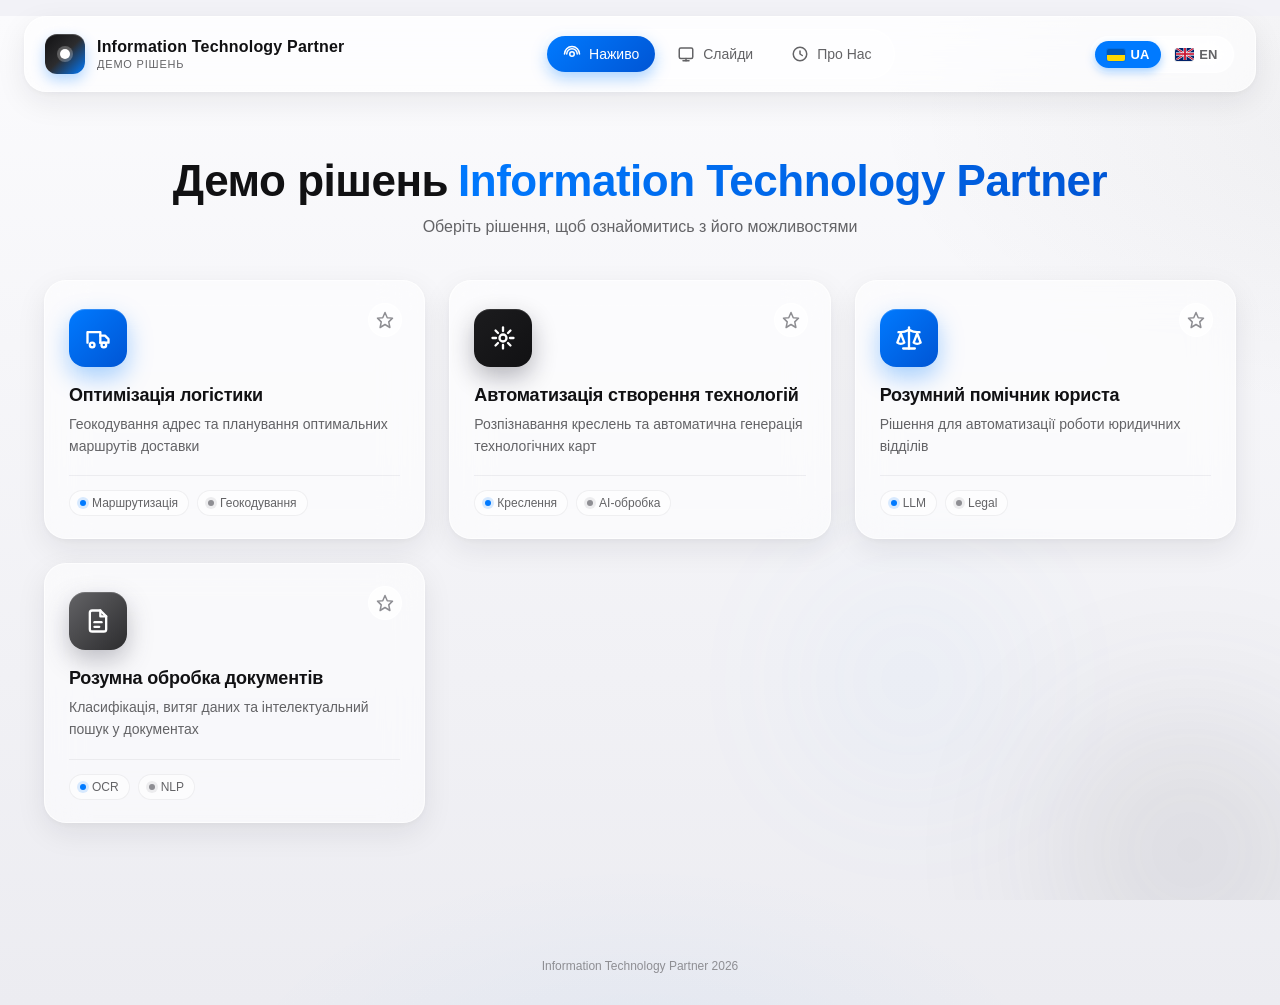
<file: index.html>
<!DOCTYPE html>
<html lang="uk">
<head>
<meta charset="UTF-8" />
<meta name="viewport" content="width=device-width, initial-scale=1.0" />
<title>Демо рішень Metinvest Digital</title>
<link rel="stylesheet" href="styles.css" />
<script src="theme.js"></script>
</head>
<body data-page="live">
  <div class="bg-orbs" aria-hidden="true">
    <span class="orb orb-2"></span>
    <span class="orb orb-3"></span>
  </div>

  <header class="topbar glass">
    <a class="brand" href="./index.html" style="text-decoration:none;color:inherit;">
      <div class="brand-mark" aria-hidden="true">
        <span class="brand-dot"></span>
      </div>
      <div class="brand-text">
        <span class="brand-title" data-i18n="brand.title">Metinvest Digital</span>
        <span class="brand-subtitle" data-i18n="brand.subtitle">Демо рішень</span>
      </div>
    </a>

    <nav class="topnav">
      <a class="nav-btn active" href="./index.html" data-page-link="live">
        <svg viewBox="0 0 24 24" width="18" height="18" fill="none" stroke="currentColor" stroke-width="2" stroke-linecap="round" stroke-linejoin="round"><circle cx="12" cy="12" r="3"/><path d="M5 12a7 7 0 0 1 14 0"/><path d="M2 12a10 10 0 0 1 20 0"/></svg>
        <span data-i18n="nav.live">Наживо</span>
      </a>
      <a class="nav-btn" href="#" data-page-link="slides">
        <svg viewBox="0 0 24 24" width="18" height="18" fill="none" stroke="currentColor" stroke-width="2" stroke-linecap="round" stroke-linejoin="round"><rect x="3" y="4" width="18" height="14" rx="2"/><path d="M8 21h8"/><path d="M12 18v3"/></svg>
        <span data-i18n="nav.slides">Слайди</span>
      </a>
      <a class="nav-btn" href="./about.html" data-page-link="about">
        <svg viewBox="0 0 24 24" width="18" height="18" fill="none" stroke="currentColor" stroke-width="2" stroke-linecap="round" stroke-linejoin="round"><circle cx="12" cy="12" r="9"/><path d="M12 8v4l3 2"/></svg>
        <span data-i18n="nav.about">Про Нас</span>
      </a>
    </nav>

    <div class="topright">
      <div class="lang-switch glass-inner" role="tablist" aria-label="Language">
        <button class="lang-btn active" data-lang="uk" role="tab" aria-selected="true">
          <span class="flag flag-ua" aria-hidden="true"></span>UA
        </button>
        <button class="lang-btn" data-lang="en" role="tab" aria-selected="false">
          <span class="flag flag-gb" aria-hidden="true">
            <svg viewBox="0 0 60 30" preserveAspectRatio="none" xmlns="http://www.w3.org/2000/svg">
              <rect width="60" height="30" fill="#012169"/>
              <path d="M0,0 L60,30 M60,0 L0,30" stroke="#fff" stroke-width="6"/>
              <path d="M0,0 L60,30 M60,0 L0,30" stroke="#C8102E" stroke-width="3"/>
              <rect x="25" width="10" height="30" fill="#fff"/>
              <rect y="11" width="60" height="8" fill="#fff"/>
              <rect x="27" width="6" height="30" fill="#C8102E"/>
              <rect y="13" width="60" height="4" fill="#C8102E"/>
            </svg>
          </span>EN
        </button>
      </div>
    </div>
  </header>

  <main class="main">
    <section class="hero">
      <h1 class="hero-title">
        <span data-i18n="hero.titleA">Демо рішень</span>
        <span class="accent" data-i18n="hero.titleB">Metinvest Digital</span>
      </h1>
      <p class="hero-subtitle" data-i18n="hero.subtitle">
        Оберіть рішення, щоб ознайомитись з його можливостями
      </p>
    </section>

    <section class="tiles">
      <article class="tile glass" tabindex="0" data-tile="logistics" data-href="./vzhyk/demo.html">
        <div class="tile-icon icon-red">
          <svg viewBox="0 0 24 24" width="28" height="28" fill="none" stroke="currentColor" stroke-width="2" stroke-linecap="round" stroke-linejoin="round">
            <path d="M3 16V7h11v9"/>
            <path d="M14 10h4l3 3v3h-7"/>
            <circle cx="7" cy="18" r="2"/>
            <circle cx="17" cy="18" r="2"/>
          </svg>
        </div>
        <button class="tile-fav" aria-label="favorite">
          <svg viewBox="0 0 24 24" width="18" height="18" fill="none" stroke="currentColor" stroke-width="2" stroke-linecap="round" stroke-linejoin="round"><polygon points="12 2 15 9 22 9.5 17 14.5 18.5 22 12 18 5.5 22 7 14.5 2 9.5 9 9 12 2"/></svg>
        </button>
        <h3 class="tile-title" data-i18n="tile.logistics.title">Оптимізація логістики</h3>
        <p class="tile-desc" data-i18n="tile.logistics.desc">
          Геокодування адрес та планування оптимальних маршрутів доставки
        </p>
        <div class="tile-footer">
          <span class="tag"><span class="dot dot-red"></span><span data-i18n="tile.logistics.tag1">Маршрутизація</span></span>
          <span class="tag"><span class="dot dot-grey"></span><span data-i18n="tile.logistics.tag2">Геокодування</span></span>
        </div>
      </article>

      <article class="tile glass" tabindex="0" data-tile="tech" data-href="./technology/demo.html">
        <div class="tile-icon icon-dark">
          <svg viewBox="0 0 24 24" width="28" height="28" fill="none" stroke="currentColor" stroke-width="2" stroke-linecap="round" stroke-linejoin="round">
            <path d="M12 3v3"/><path d="M12 18v3"/><path d="M3 12h3"/><path d="M18 12h3"/>
            <path d="M5.6 5.6 7.7 7.7"/><path d="M16.3 16.3 18.4 18.4"/>
            <path d="M5.6 18.4 7.7 16.3"/><path d="M16.3 7.7 18.4 5.6"/>
            <circle cx="12" cy="12" r="3"/>
          </svg>
        </div>
        <button class="tile-fav" aria-label="favorite">
          <svg viewBox="0 0 24 24" width="18" height="18" fill="none" stroke="currentColor" stroke-width="2" stroke-linecap="round" stroke-linejoin="round"><polygon points="12 2 15 9 22 9.5 17 14.5 18.5 22 12 18 5.5 22 7 14.5 2 9.5 9 9 12 2"/></svg>
        </button>
        <h3 class="tile-title" data-i18n="tile.tech.title">Автоматизація створення технологій</h3>
        <p class="tile-desc" data-i18n="tile.tech.desc">
          Розпізнавання креслень та автоматична генерація технологічних карт
        </p>
        <div class="tile-footer">
          <span class="tag"><span class="dot dot-red"></span><span data-i18n="tile.tech.tag1">Креслення</span></span>
          <span class="tag"><span class="dot dot-grey"></span><span data-i18n="tile.tech.tag2">AI-обробка</span></span>
        </div>
      </article>

      <article class="tile glass" tabindex="0" data-tile="legal" data-href="./legal/index.html">
        <div class="tile-icon icon-red">
          <svg viewBox="0 0 24 24" width="28" height="28" fill="none" stroke="currentColor" stroke-width="2" stroke-linecap="round" stroke-linejoin="round">
            <path d="m16 16 3-8 3 8c-.87.65-1.92 1-3 1s-2.13-.35-3-1Z"/>
            <path d="m2 16 3-8 3 8c-.87.65-1.92 1-3 1s-2.13-.35-3-1Z"/>
            <path d="M7 21h10"/>
            <path d="M12 3v18"/>
            <path d="M3 7h2c2 0 5-1 7-2 2 1 5 2 7 2h2"/>
          </svg>
        </div>
        <button class="tile-fav" aria-label="favorite">
          <svg viewBox="0 0 24 24" width="18" height="18" fill="none" stroke="currentColor" stroke-width="2" stroke-linecap="round" stroke-linejoin="round"><polygon points="12 2 15 9 22 9.5 17 14.5 18.5 22 12 18 5.5 22 7 14.5 2 9.5 9 9 12 2"/></svg>
        </button>
        <h3 class="tile-title" data-i18n="tile.legal.title">Розумний помічник юриста</h3>
        <p class="tile-desc" data-i18n="tile.legal.desc">
          Рішення для автоматизації роботи юридичних відділів
        </p>
        <div class="tile-footer">
          <span class="tag"><span class="dot dot-red"></span><span data-i18n="tile.legal.tag1">LLM</span></span>
          <span class="tag"><span class="dot dot-grey"></span><span data-i18n="tile.legal.tag2">Legal</span></span>
        </div>
      </article>

      <article class="tile glass" tabindex="0" data-tile="docs" data-href="https://hr-successfactors-validator-c8cng8fpa7fkhcdb.swedencentral-01.azurewebsites.net/" data-href-target="_blank">
        <div class="tile-icon icon-grey">
          <svg viewBox="0 0 24 24" width="28" height="28" fill="none" stroke="currentColor" stroke-width="2" stroke-linecap="round" stroke-linejoin="round">
            <path d="M14 3H7a2 2 0 0 0-2 2v14a2 2 0 0 0 2 2h10a2 2 0 0 0 2-2V8z"/>
            <path d="M14 3v5h5"/>
            <path d="M9 13h6"/>
            <path d="M9 17h4"/>
          </svg>
        </div>
        <button class="tile-fav" aria-label="favorite">
          <svg viewBox="0 0 24 24" width="18" height="18" fill="none" stroke="currentColor" stroke-width="2" stroke-linecap="round" stroke-linejoin="round"><polygon points="12 2 15 9 22 9.5 17 14.5 18.5 22 12 18 5.5 22 7 14.5 2 9.5 9 9 12 2"/></svg>
        </button>
        <h3 class="tile-title" data-i18n="tile.docs.title">Розумна обробка документів</h3>
        <p class="tile-desc" data-i18n="tile.docs.desc">
          Класифікація, витяг даних та інтелектуальний пошук у документах
        </p>
        <div class="tile-footer">
          <span class="tag"><span class="dot dot-red"></span><span data-i18n="tile.docs.tag1">OCR</span></span>
          <span class="tag"><span class="dot dot-grey"></span><span data-i18n="tile.docs.tag2">NLP</span></span>
        </div>
      </article>
    </section>

  </main>

  <footer class="footer">
    <span data-i18n="footer.text">Metinvest Digital 2026</span>
  </footer>

  <script src="app.js"></script>
</body>
</html>
</file>
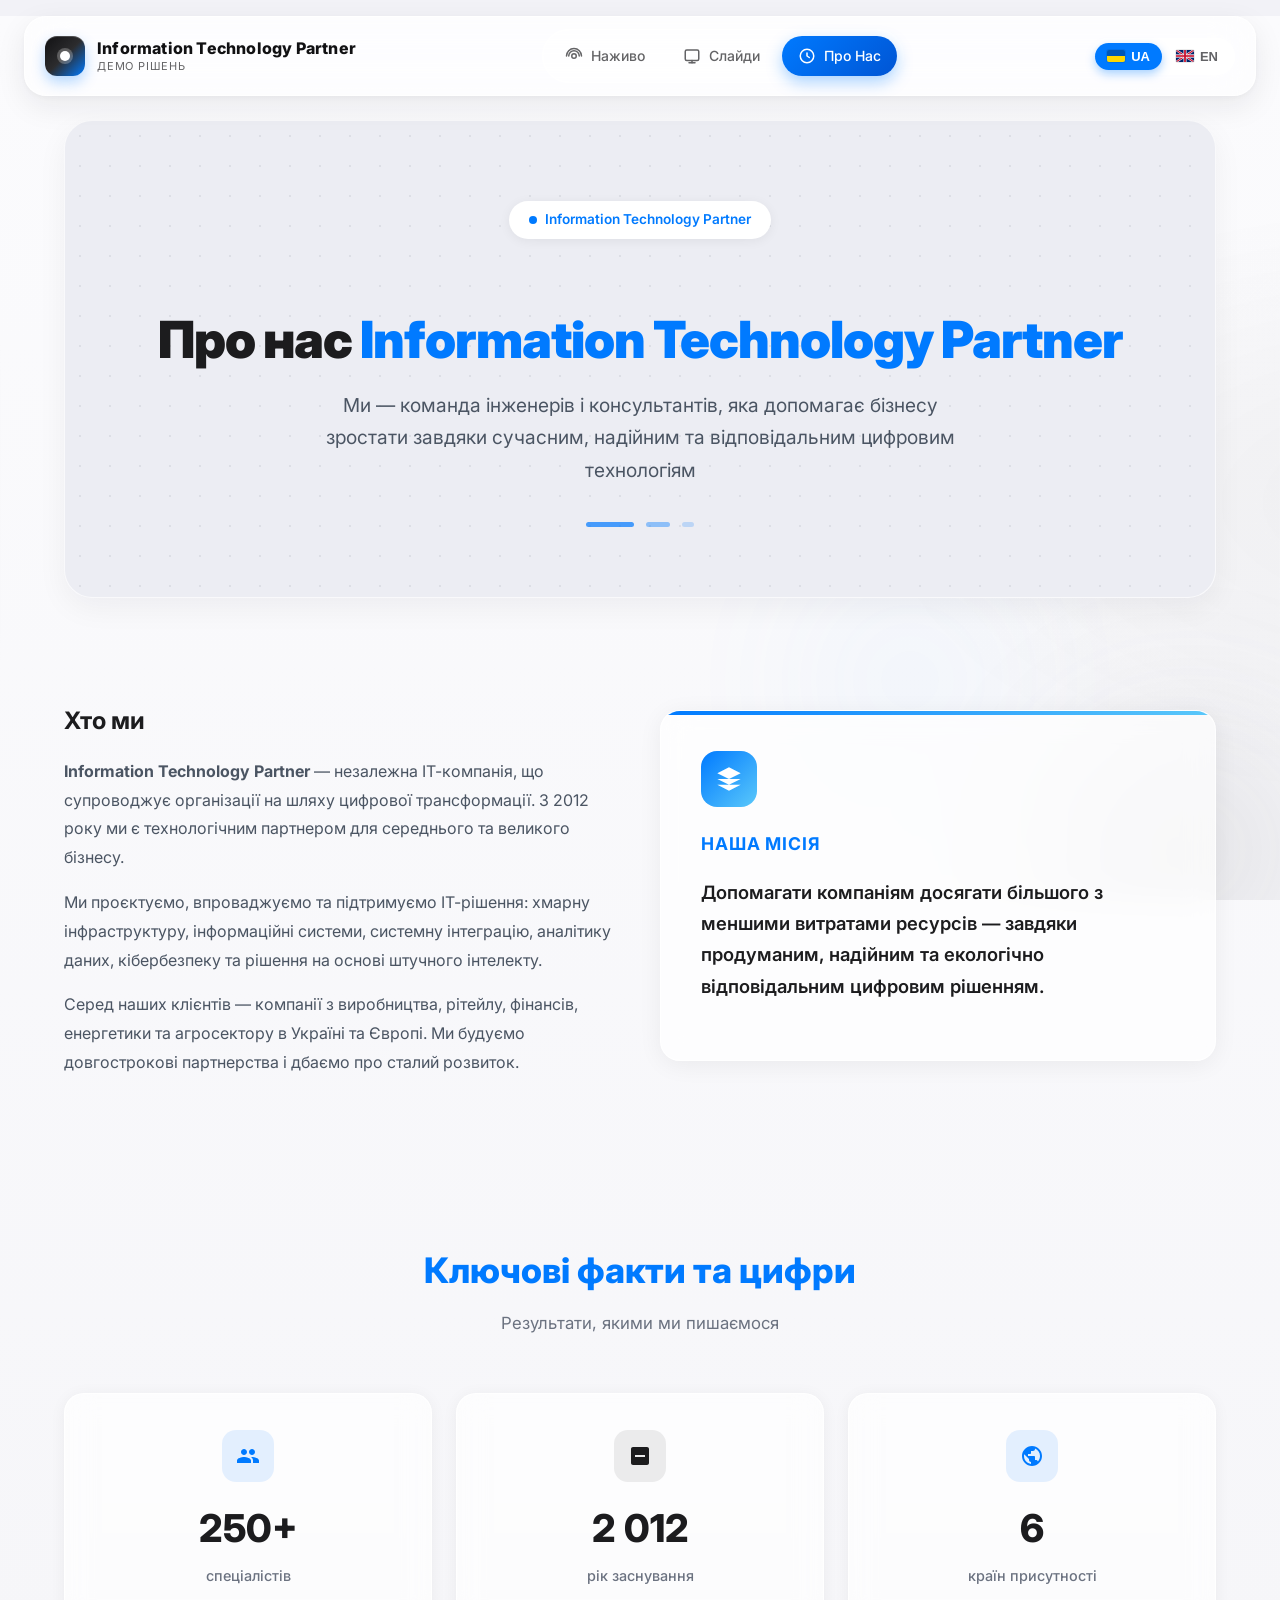
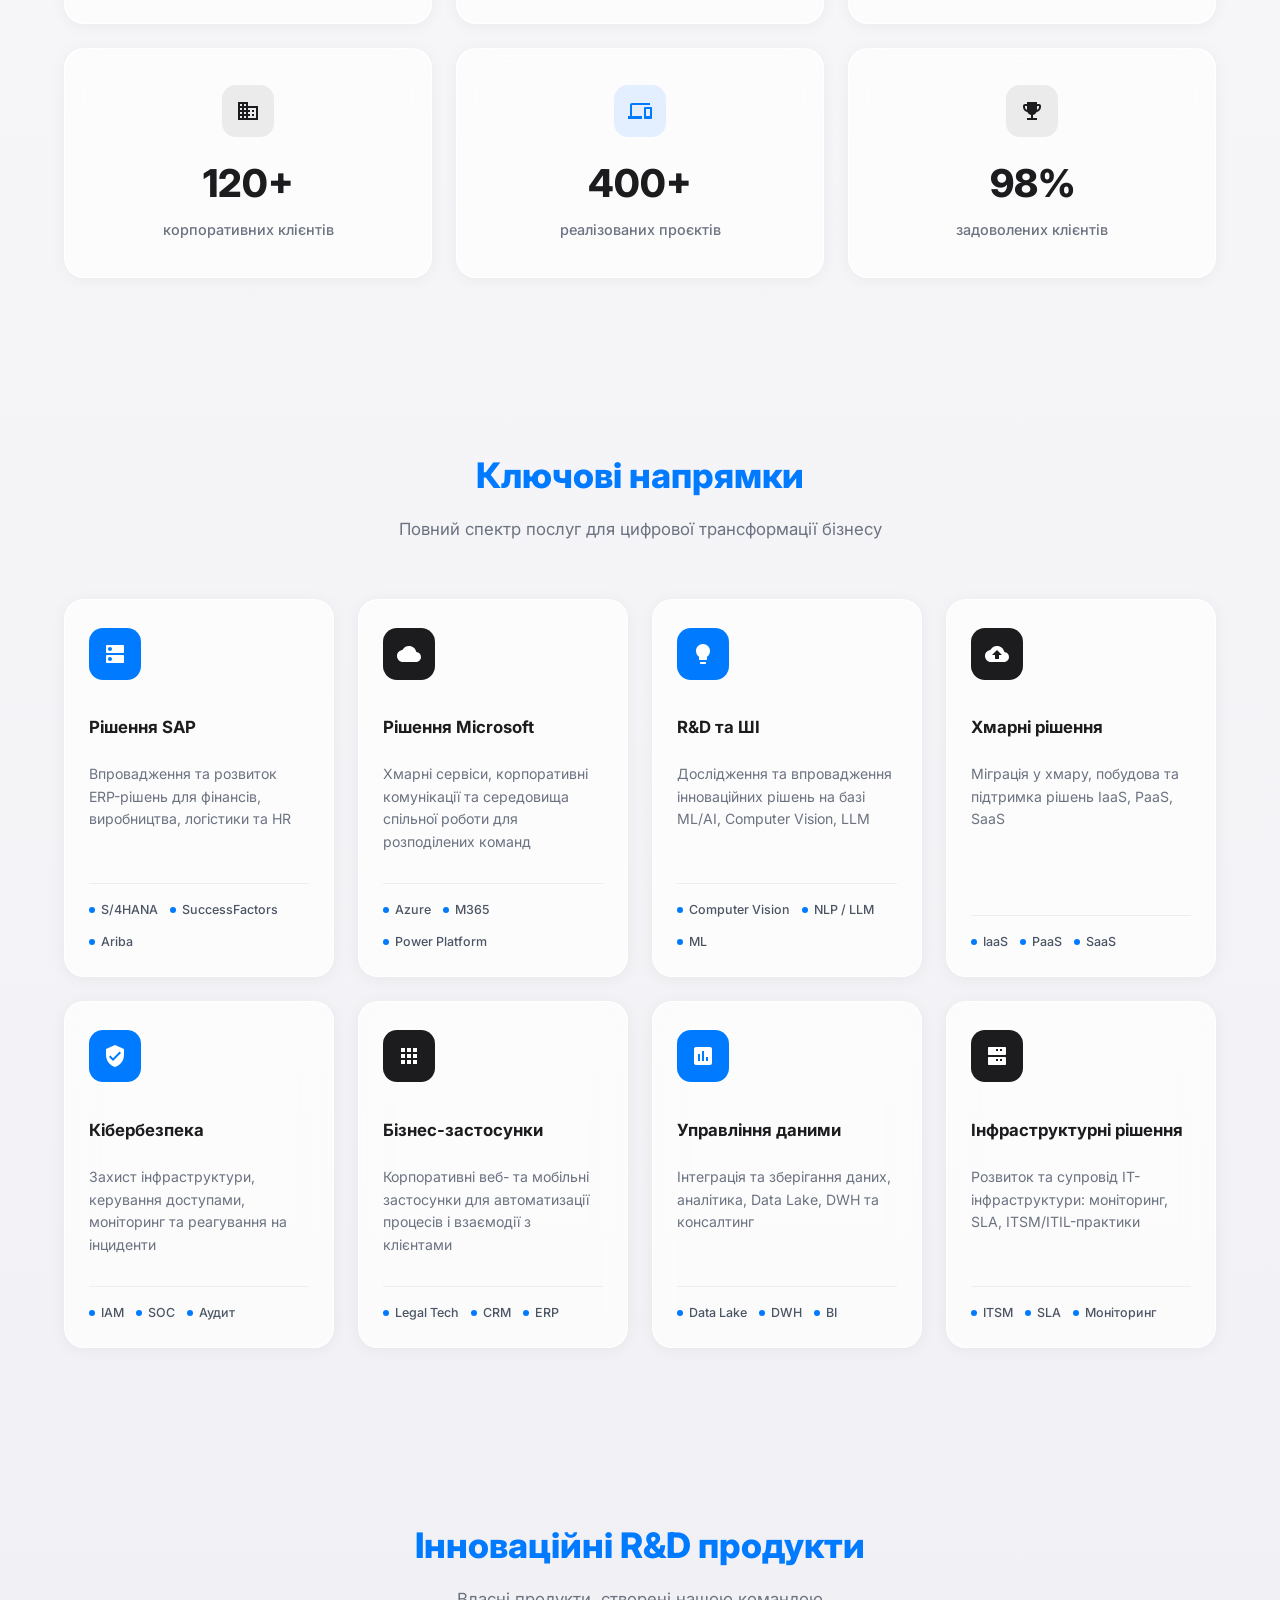
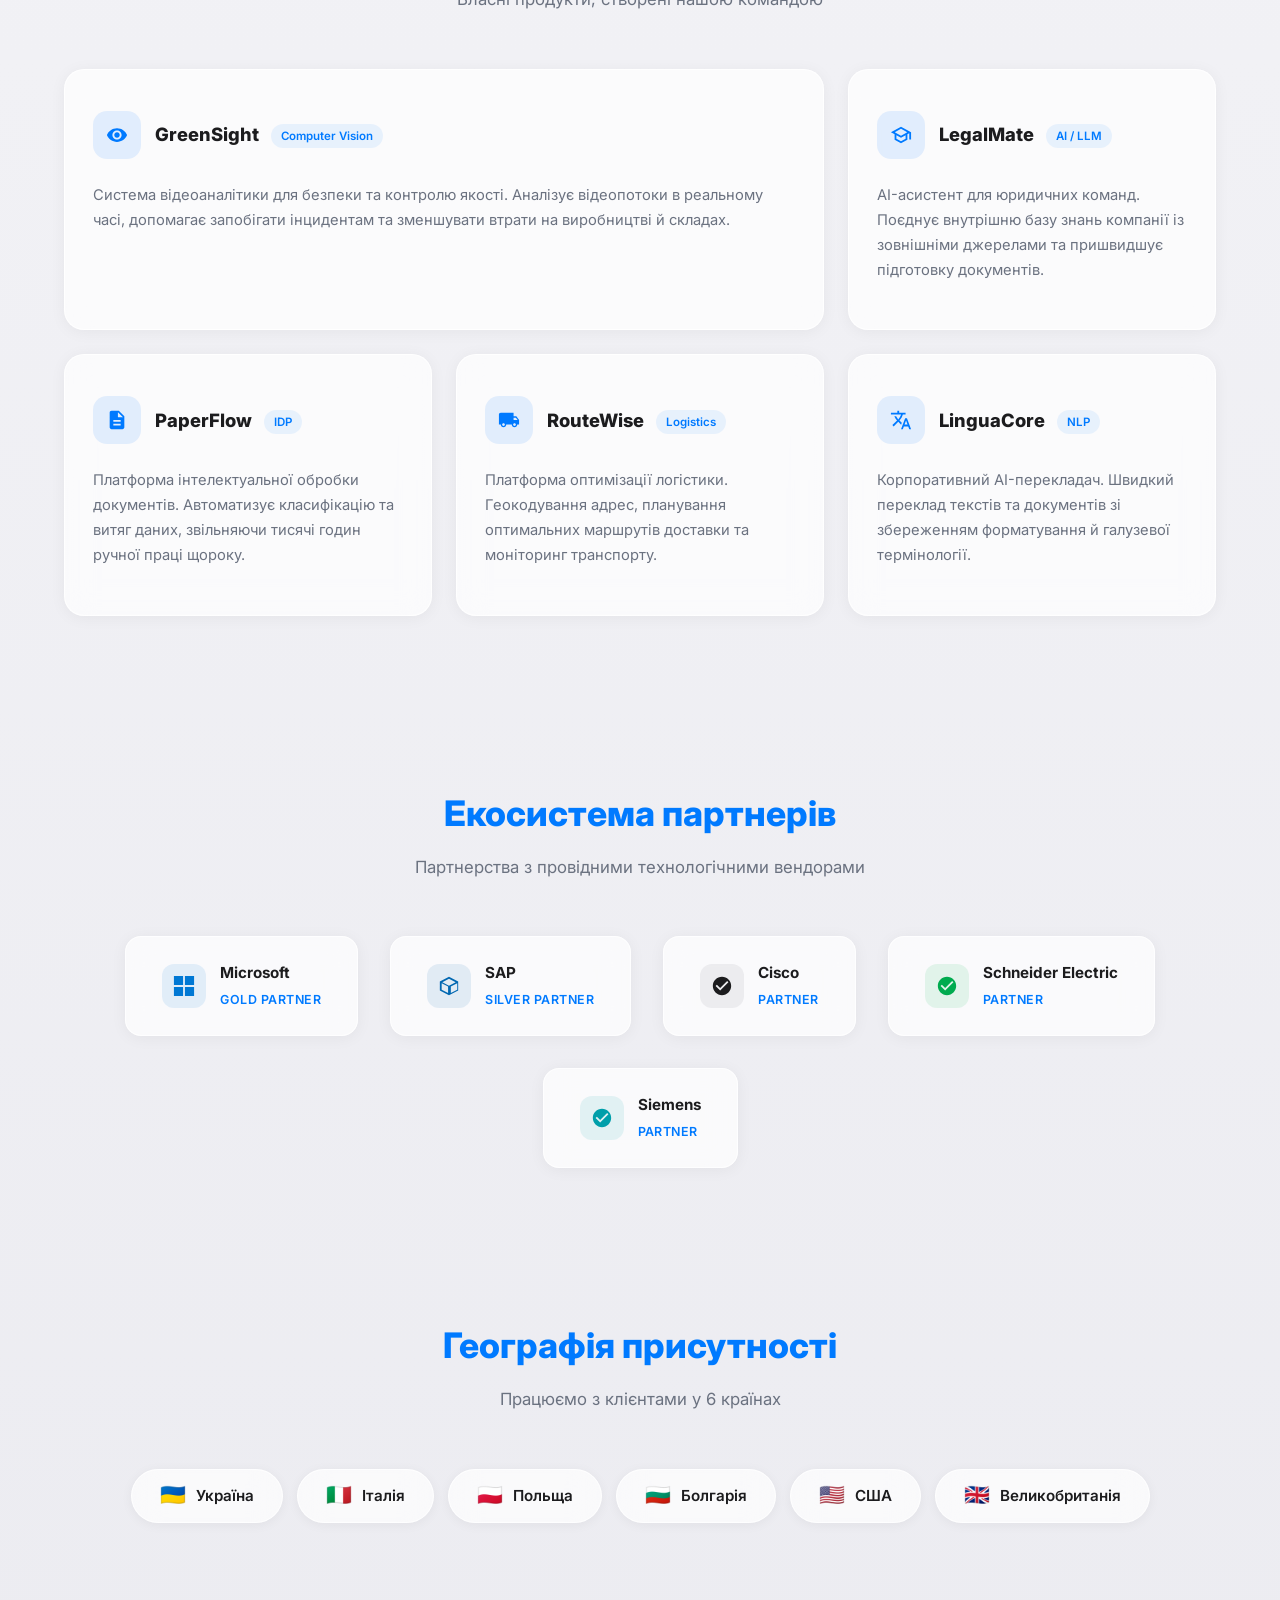
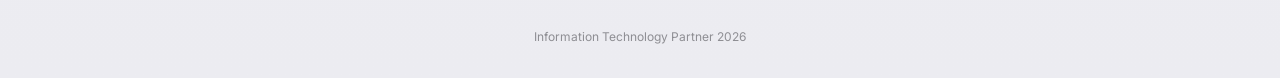
<file: about.html>
<!DOCTYPE html>
<html lang="uk">
<head>
<meta charset="UTF-8">
<meta name="viewport" content="width=device-width, initial-scale=1.0">
<title>Про нас — Metinvest Digital</title>
<link href="https://fonts.googleapis.com/css2?family=Inter:wght@300;400;500;600;700;800;900&display=swap" rel="stylesheet">
<link rel="stylesheet" href="styles.css">
<script src="theme.js"></script>
<style>
  /* ===== ABOUT PAGE SPECIFIC ===== */
  body {
    font-family: 'Inter', -apple-system, BlinkMacSystemFont, 'Segoe UI', sans-serif;
    color: var(--about-ink);
    line-height: 1.6;
  }

  /* ===== ANIMATIONS ===== */
  @keyframes fadeInUp {
    from { opacity: 0; transform: translateY(40px); }
    to { opacity: 1; transform: translateY(0); }
  }
  @keyframes pulse {
    0%, 100% { transform: scale(1); }
    50% { transform: scale(1.05); }
  }
  @keyframes gradientShift {
    0% { background-position: 0% 50%; }
    50% { background-position: 100% 50%; }
    100% { background-position: 0% 50%; }
  }
  .reveal {
    opacity: 0;
    transform: translateY(40px);
    transition: opacity 0.8s cubic-bezier(0.25, 0.46, 0.45, 0.94),
                transform 0.8s cubic-bezier(0.25, 0.46, 0.45, 0.94);
  }
  .reveal.active { opacity: 1; transform: translateY(0); }
  .reveal-delay-1 { transition-delay: 0.1s; }
  .reveal-delay-2 { transition-delay: 0.2s; }
  .reveal-delay-3 { transition-delay: 0.3s; }

  .container {
    max-width: 1200px;
    margin: 0 auto;
    padding: 0 24px;
  }

  .section-title { text-align: center; margin-bottom: 56px; }
  .section-title h2 {
    font-size: 2.2rem; font-weight: 800; color: var(--about-ink); margin-bottom: 12px;
  }
  .section-title h2 span { color: var(--accent); }
  .section-title p {
    font-size: 1.05rem; color: #6b7280; max-width: 600px; margin: 0 auto;
  }

  /* ===== HERO ===== */
  .about-hero {
    position: relative;
    padding: 80px 0 70px;
    overflow: hidden;
    margin-top: 24px;
    border-radius: 28px;
    background: var(--wash);
    border: 1px solid rgba(255,255,255,0.7);
    box-shadow: 0 10px 30px rgba(20,20,35,0.05);
  }
  .about-hero::before {
    content: '';
    position: absolute;
    inset: 0;
    background-image: radial-gradient(circle, var(--wash-dot) 1px, transparent 1px);
    background-size: 30px 30px;
    opacity: 0.55;
    pointer-events: none;
  }
  .hero-content {
    position: relative; z-index: 1;
    text-align: center;
    animation: fadeInUp 1s ease;
  }
  .hero-badge {
    display: inline-flex; align-items: center; gap: 8px;
    background: #fff; padding: 8px 20px; border-radius: 100px;
    font-size: 0.85rem; font-weight: 600; color: var(--accent);
    margin-bottom: 28px; box-shadow: 0 2px 12px rgba(0,0,0,0.06);
  }
  .hero-badge .dot {
    width: 8px; height: 8px; background: var(--accent); border-radius: 50%;
    animation: pulse 2s ease infinite;
  }
  .about-hero h1 {
    font-size: 3.2rem; font-weight: 900; line-height: 1.15;
    margin-bottom: 20px; letter-spacing: -0.02em;
    color: var(--about-ink);
  }
  .about-hero h1 .accent { color: var(--accent); }
  .about-hero .subtitle {
    font-size: 1.2rem; color: #4b5563;
    max-width: 650px; margin: 0 auto 36px; line-height: 1.7;
  }
  .hero-decoration {
    display: flex; justify-content: center; gap: 12px; margin-top: 20px;
  }
  .hero-decoration span {
    width: 48px; height: 5px; border-radius: 100px;
    background: var(--accent); opacity: 0.7;
  }
  .hero-decoration span:nth-child(2) { width: 24px; opacity: 0.4; }
  .hero-decoration span:nth-child(3) { width: 12px; opacity: 0.2; }

  /* ===== ABOUT ===== */
  .about { padding: 80px 0; }
  .about-grid {
    display: grid; grid-template-columns: 1fr 1fr;
    gap: 40px; align-items: center;
  }
  .about-text h3 {
    font-size: 1.5rem; font-weight: 700; margin-bottom: 16px; color: var(--about-ink);
  }
  .about-text p {
    font-size: 1rem; color: #4b5563; margin-bottom: 16px; line-height: 1.8;
  }
  .mission-card {
    background: rgba(255,255,255,0.7);
    backdrop-filter: blur(14px);
    -webkit-backdrop-filter: blur(14px);
    border: 1px solid rgba(255,255,255,0.8);
    border-radius: 20px;
    padding: 40px;
    box-shadow: 0 4px 24px rgba(0,0,0,0.06);
    position: relative; overflow: hidden;
  }
  .mission-card::before {
    content: ''; position: absolute; top: 0; left: 0; right: 0; height: 4px;
    background: linear-gradient(90deg, var(--accent), var(--accent-soft));
  }
  .mission-card .mission-icon {
    width: 56px; height: 56px;
    background: linear-gradient(135deg, var(--accent), var(--accent-soft));
    border-radius: 16px;
    display: flex; align-items: center; justify-content: center;
    margin-bottom: 20px;
  }
  .mission-card .mission-icon svg { width: 28px; height: 28px; fill: #fff; }
  .mission-card h4 {
    font-size: 1.1rem; font-weight: 700; color: var(--accent);
    text-transform: uppercase; letter-spacing: 0.05em; margin-bottom: 12px;
  }
  .mission-card p {
    font-size: 1.15rem; font-weight: 600; color: var(--about-ink); line-height: 1.7;
  }

  /* ===== STATS ===== */
  .stats-section { padding: 40px 0 80px; }
  .stats-grid {
    display: grid; grid-template-columns: repeat(3, 1fr); gap: 24px;
  }
  .stat-card {
    background: rgba(255,255,255,0.7);
    backdrop-filter: blur(14px);
    -webkit-backdrop-filter: blur(14px);
    border: 1px solid rgba(255,255,255,0.8);
    border-radius: 20px;
    padding: 36px 28px; text-align: center;
    box-shadow: 0 2px 16px rgba(0,0,0,0.05);
    transition: transform 0.3s ease, box-shadow 0.3s ease;
  }
  .stat-card:hover {
    transform: translateY(-6px);
    box-shadow: 0 12px 32px rgba(0,0,0,0.1);
  }
  .stat-icon {
    width: 52px; height: 52px; border-radius: 14px;
    display: inline-flex; align-items: center; justify-content: center;
    margin-bottom: 16px;
  }
  .stat-icon.red { background: rgba(var(--accent-rgb),0.1); color: var(--accent); }
  .stat-icon.dark { background: rgba(var(--about-ink-rgb),0.08); color: var(--about-ink); }
  .stat-icon svg { width: 24px; height: 24px; fill: currentColor; }
  .stat-number {
    font-size: 2.4rem; font-weight: 800; color: var(--about-ink); margin-bottom: 4px;
  }
  .stat-label { font-size: 0.9rem; color: #6b7280; font-weight: 500; }

  /* ===== SERVICES ===== */
  .services { padding: 60px 0 80px; }
  .services-grid {
    display: grid; grid-template-columns: repeat(4, 1fr); gap: 24px;
  }
  .service-card {
    background: rgba(255,255,255,0.7);
    backdrop-filter: blur(14px);
    -webkit-backdrop-filter: blur(14px);
    border: 1px solid rgba(255,255,255,0.8);
    border-radius: 20px;
    padding: 28px 24px 24px;
    box-shadow: 0 2px 16px rgba(0,0,0,0.05);
    transition: transform 0.3s ease, box-shadow 0.3s ease;
    display: flex; flex-direction: column; min-height: 260px;
  }
  .service-card:hover {
    transform: translateY(-6px);
    box-shadow: 0 12px 32px rgba(0,0,0,0.1);
  }
  .service-icon-wrap {
    width: 52px; height: 52px; border-radius: 14px;
    display: flex; align-items: center; justify-content: center;
    margin-bottom: 18px;
  }
  .service-icon-wrap.red { background: var(--accent); }
  .service-icon-wrap.dark { background: var(--about-ink); }
  .service-icon-wrap svg { width: 24px; height: 24px; fill: #fff; }
  .service-card h3 {
    font-size: 1.05rem; font-weight: 700; color: var(--about-ink); margin-bottom: 8px;
  }
  .service-card p {
    font-size: 0.88rem; color: #6b7280; line-height: 1.6; flex: 1;
  }
  .service-tags {
    display: flex; flex-wrap: wrap; gap: 12px;
    margin-top: 16px; padding-top: 16px;
    border-top: 1px solid rgba(20,20,35,0.06);
  }
  .service-tags span {
    display: flex; align-items: center; gap: 6px;
    font-size: 0.78rem; color: #4b5563; font-weight: 500;
  }
  .service-tags span::before {
    content: ''; width: 6px; height: 6px;
    background: var(--accent); border-radius: 50%; flex-shrink: 0;
  }

  /* ===== INNOVATIONS ===== */
  .innovations { padding: 60px 0 80px; }
  .innovations-grid {
    display: grid; grid-template-columns: repeat(3, 1fr); gap: 24px;
  }
  .innovations-grid .inn-wide { grid-column: span 2; }
  .inn-card {
    background: rgba(255,255,255,0.7);
    backdrop-filter: blur(14px);
    -webkit-backdrop-filter: blur(14px);
    border: 1px solid rgba(255,255,255,0.8);
    border-radius: 20px;
    padding: 32px 28px;
    box-shadow: 0 2px 16px rgba(0,0,0,0.05);
    transition: transform 0.3s ease, box-shadow 0.3s ease;
    position: relative; overflow: hidden;
  }
  .inn-card:hover {
    transform: translateY(-6px);
    box-shadow: 0 12px 32px rgba(0,0,0,0.1);
  }
  .inn-card::after {
    content: ''; position: absolute; bottom: 0; left: 0; right: 0; height: 3px;
    background: linear-gradient(90deg, var(--accent), var(--accent-soft));
    opacity: 0; transition: opacity 0.3s ease;
  }
  .inn-card:hover::after { opacity: 1; }
  .inn-header {
    display: flex; align-items: center; gap: 14px; margin-bottom: 14px;
  }
  .inn-icon {
    width: 48px; height: 48px; border-radius: 14px;
    display: flex; align-items: center; justify-content: center; flex-shrink: 0;
  }
  .inn-icon.red { background: rgba(var(--accent-rgb),0.1); }
  .inn-icon.red svg { fill: var(--accent); }
  .inn-icon svg { width: 22px; height: 22px; }
  .inn-card h3 { font-size: 1.15rem; font-weight: 800; color: var(--about-ink); }
  .inn-card .inn-tag {
    display: inline-block; font-size: 0.72rem; font-weight: 600;
    color: var(--accent); background: rgba(var(--accent-rgb),0.08);
    padding: 3px 10px; border-radius: 100px;
    margin-left: 8px; vertical-align: middle;
  }
  .inn-card p { font-size: 0.92rem; color: #6b7280; line-height: 1.7; }

  /* ===== PARTNERS ===== */
  .partners { padding: 60px 0 80px; }
  .partners-row {
    display: flex; justify-content: center; align-items: center;
    gap: 32px; flex-wrap: wrap;
  }
  .partner-badge {
    background: rgba(255,255,255,0.7);
    backdrop-filter: blur(14px);
    -webkit-backdrop-filter: blur(14px);
    border: 1px solid rgba(255,255,255,0.8);
    border-radius: 16px;
    padding: 24px 36px;
    box-shadow: 0 2px 16px rgba(0,0,0,0.05);
    display: flex; align-items: center; gap: 14px;
    transition: transform 0.3s ease, box-shadow 0.3s ease;
  }
  .partner-badge:hover {
    transform: translateY(-4px);
    box-shadow: 0 8px 24px rgba(0,0,0,0.1);
  }
  .partner-badge .p-icon {
    width: 44px; height: 44px; border-radius: 12px;
    display: flex; align-items: center; justify-content: center; flex-shrink: 0;
  }
  .partner-badge .p-icon svg { width: 22px; height: 22px; }
  .partner-badge .p-text strong {
    display: block; font-size: 0.95rem; font-weight: 700; color: var(--about-ink);
  }
  .partner-badge .p-text span {
    font-size: 0.78rem; color: var(--accent); font-weight: 600;
    text-transform: uppercase; letter-spacing: 0.04em;
  }

  /* ===== GEOGRAPHY ===== */
  .geography { padding: 40px 0 80px; }
  .geo-chips {
    display: flex; justify-content: center;
    flex-wrap: wrap; gap: 14px; margin-top: 8px;
  }
  .geo-chip {
    background: rgba(255,255,255,0.7);
    backdrop-filter: blur(14px);
    -webkit-backdrop-filter: blur(14px);
    border: 1px solid rgba(255,255,255,0.8);
    border-radius: 100px;
    padding: 14px 28px;
    font-size: 0.95rem; font-weight: 600; color: var(--about-ink);
    box-shadow: 0 2px 12px rgba(0,0,0,0.05);
    display: flex; align-items: center; gap: 10px;
    transition: transform 0.3s ease, box-shadow 0.3s ease;
  }
  .geo-chip:hover {
    transform: translateY(-3px);
    box-shadow: 0 8px 20px rgba(0,0,0,0.08);
  }
  .geo-chip .geo-flag {
    font-size: 1.3rem;
    line-height: 1;
    width: auto;
    height: auto;
    background: none;
    box-shadow: none;
    display: inline-block;
  }

  /* ===== RESPONSIVE ===== */
  @media (max-width: 1024px) {
    .services-grid { grid-template-columns: repeat(2, 1fr); }
    .innovations-grid { grid-template-columns: 1fr 1fr; }
    .innovations-grid .inn-wide { grid-column: span 1; }
  }
  @media (max-width: 768px) {
    .about-hero h1 { font-size: 2.2rem; }
    .about-hero .subtitle { font-size: 1rem; }
    .about-grid { grid-template-columns: 1fr; }
    .stats-grid { grid-template-columns: repeat(2, 1fr); }
    .services-grid { grid-template-columns: 1fr; }
    .innovations-grid { grid-template-columns: 1fr; }
    .innovations-grid .inn-wide { grid-column: span 1; }
    .section-title h2 { font-size: 1.7rem; }
    .partners-row { gap: 16px; }
    .partner-badge { padding: 16px 20px; }
  }
  @media (max-width: 480px) {
    .about-hero { padding: 60px 0 50px; }
    .about-hero h1 { font-size: 1.8rem; }
    .stats-grid { grid-template-columns: 1fr; }
    .geo-chips { gap: 8px; }
    .geo-chip { padding: 10px 18px; font-size: 0.85rem; }
  }
</style>
</head>
<body data-page="about">
  <div class="bg-orbs" aria-hidden="true">
    <span class="orb orb-2"></span>
    <span class="orb orb-3"></span>
  </div>

  <header class="topbar glass">
    <a class="brand" href="./index.html" style="text-decoration:none;color:inherit;">
      <div class="brand-mark" aria-hidden="true">
        <span class="brand-dot"></span>
      </div>
      <div class="brand-text">
        <span class="brand-title" data-i18n="brand.title">Metinvest Digital</span>
        <span class="brand-subtitle" data-i18n="brand.subtitle">Демо рішень</span>
      </div>
    </a>

    <nav class="topnav">
      <a class="nav-btn" href="./index.html" data-page-link="live">
        <svg viewBox="0 0 24 24" width="18" height="18" fill="none" stroke="currentColor" stroke-width="2" stroke-linecap="round" stroke-linejoin="round"><circle cx="12" cy="12" r="3"/><path d="M5 12a7 7 0 0 1 14 0"/><path d="M2 12a10 10 0 0 1 20 0"/></svg>
        <span data-i18n="nav.live">Наживо</span>
      </a>
      <a class="nav-btn" href="#" data-page-link="slides">
        <svg viewBox="0 0 24 24" width="18" height="18" fill="none" stroke="currentColor" stroke-width="2" stroke-linecap="round" stroke-linejoin="round"><rect x="3" y="4" width="18" height="14" rx="2"/><path d="M8 21h8"/><path d="M12 18v3"/></svg>
        <span data-i18n="nav.slides">Слайди</span>
      </a>
      <a class="nav-btn active" href="./about.html" data-page-link="about">
        <svg viewBox="0 0 24 24" width="18" height="18" fill="none" stroke="currentColor" stroke-width="2" stroke-linecap="round" stroke-linejoin="round"><circle cx="12" cy="12" r="9"/><path d="M12 8v4l3 2"/></svg>
        <span data-i18n="nav.about">Про Нас</span>
      </a>
    </nav>

    <div class="topright">
      <div class="lang-switch glass-inner" role="tablist" aria-label="Language">
        <button class="lang-btn active" data-lang="uk" role="tab" aria-selected="true">
          <span class="flag flag-ua" aria-hidden="true"></span>UA
        </button>
        <button class="lang-btn" data-lang="en" role="tab" aria-selected="false">
          <span class="flag flag-gb" aria-hidden="true">
            <svg viewBox="0 0 60 30" preserveAspectRatio="none" xmlns="http://www.w3.org/2000/svg">
              <rect width="60" height="30" fill="#012169"/>
              <path d="M0,0 L60,30 M60,0 L0,30" stroke="#fff" stroke-width="6"/>
              <path d="M0,0 L60,30 M60,0 L0,30" stroke="#C8102E" stroke-width="3"/>
              <rect x="25" width="10" height="30" fill="#fff"/>
              <rect y="11" width="60" height="8" fill="#fff"/>
              <rect x="27" width="6" height="30" fill="#C8102E"/>
              <rect y="13" width="60" height="4" fill="#C8102E"/>
            </svg>
          </span>EN
        </button>
      </div>
    </div>
  </header>

  <main style="position:relative;z-index:1;">
    <div class="container">
      <!-- ===== HERO ===== -->
      <section class="about-hero">
        <div class="container">
          <div class="hero-content">
            <div class="hero-badge"><span class="dot"></span> <span data-i18n="about.badge">Metinvest Digital</span></div>
            <h1>
              <span data-i18n="about.heroA">Про нас</span>
              <span class="accent" data-i18n="about.heroB">Metinvest Digital</span>
            </h1>
            <p class="subtitle" data-i18n="about.heroSub">Ми перетворюємо цифрові можливості на джерело зростання вартості бізнесу — від промислової автоматизації до інтелектуальних AI-рішень</p>
            <div class="hero-decoration">
              <span></span><span></span><span></span>
            </div>
          </div>
        </div>
      </section>

      <!-- ===== ABOUT ===== -->
      <section class="about">
        <div class="about-grid">
          <div class="about-text reveal">
            <h3 data-i18n="about.whoTitle">Хто ми</h3>
            <p data-i18n="about.whoP1" data-i18n-html="1"><strong>Метінвест Діджитал</strong> — українська ІТ-компанія, яка спеціалізується на цифровій трансформації великого бізнесу. Заснована у 2018 році як єдиний ІТ бізнес-партнер Групи Метінвест.</p>
            <p data-i18n="about.whoP2">Ми розробляємо, впроваджуємо і підтримуємо комплексні ІТ-рішення з побудови наземної та хмарної інфраструктури, розвитку інформаційних систем, системної інтеграції, управління великими даними, промислової автоматизації, кібербезпеки та штучного інтелекту.</p>
            <p data-i18n="about.whoP3">Обслуговуємо понад 30 підприємств Метінвесту в Україні, Італії, Польщі, Болгарії, США та Великобританії, а також зовнішніх клієнтів у промисловості, телекомунікаціях, банківській сфері та енергетиці.</p>
          </div>
          <div class="reveal reveal-delay-2">
            <div class="mission-card">
              <div class="mission-icon">
                <svg viewBox="0 0 24 24"><path d="M12 2L2 7l10 5 10-5-10-5zM2 17l10 5 10-5M2 12l10 5 10-5"/></svg>
              </div>
              <h4 data-i18n="about.missionTitle">Наша місія</h4>
              <p data-i18n="about.missionText">Перетворювати цифрові можливості на джерело зростання вартості бізнесу по всьому ланцюжку: процеси — технології — кінцеві споживачі.</p>
            </div>
          </div>
        </div>
      </section>

      <!-- ===== STATS ===== -->
      <section class="stats-section">
        <div class="section-title reveal">
          <h2>
            <span data-i18n="about.statsTitleA">Ключові</span>
            <span data-i18n="about.statsTitleB" style="color:var(--accent);">факти та цифри</span>
          </h2>
          <p data-i18n="about.statsSub">Результати, якими ми пишаємося</p>
        </div>
        <div class="stats-grid">
          <div class="stat-card reveal">
            <div class="stat-icon red">
              <svg viewBox="0 0 24 24" fill="currentColor"><path d="M16 11c1.66 0 2.99-1.34 2.99-3S17.66 5 16 5c-1.66 0-3 1.34-3 3s1.34 3 3 3zm-8 0c1.66 0 2.99-1.34 2.99-3S9.66 5 8 5C6.34 5 5 6.34 5 8s1.34 3 3 3zm0 2c-2.33 0-7 1.17-7 3.5V19h14v-2.5c0-2.33-4.67-3.5-7-3.5zm8 0c-.29 0-.62.02-.97.05 1.16.84 1.97 1.97 1.97 3.45V19h6v-2.5c0-2.33-4.67-3.5-7-3.5z"/></svg>
            </div>
            <div class="stat-number" data-target="800" data-suffix="+">0</div>
            <div class="stat-label" data-i18n="about.stat1">спеціалістів</div>
          </div>
          <div class="stat-card reveal reveal-delay-1">
            <div class="stat-icon dark">
              <svg viewBox="0 0 24 24" fill="currentColor"><path d="M19 3H5c-1.1 0-2 .9-2 2v14c0 1.1.9 2 2 2h14c1.1 0 2-.9 2-2V5c0-1.1-.9-2-2-2zm-2 10H7v-2h10v2z"/></svg>
            </div>
            <div class="stat-number" data-target="2018" data-suffix="">0</div>
            <div class="stat-label" data-i18n="about.stat2">рік заснування</div>
          </div>
          <div class="stat-card reveal reveal-delay-2">
            <div class="stat-icon red">
              <svg viewBox="0 0 24 24" fill="currentColor"><path d="M12 2C6.48 2 2 6.48 2 12s4.48 10 10 10 10-4.48 10-10S17.52 2 12 2zm-1 17.93c-3.95-.49-7-3.85-7-7.93 0-.62.08-1.21.21-1.79L9 15v1c0 1.1.9 2 2 2v1.93zm6.9-2.54c-.26-.81-1-1.39-1.9-1.39h-1v-3c0-.55-.45-1-1-1H8v-2h2c.55 0 1-.45 1-1V7h2c1.1 0 2-.9 2-2v-.41c2.93 1.19 5 4.06 5 7.41 0 2.08-.8 3.97-2.1 5.39z"/></svg>
            </div>
            <div class="stat-number" data-target="6" data-suffix="">0</div>
            <div class="stat-label" data-i18n="about.stat3">країн присутності</div>
          </div>
          <div class="stat-card reveal">
            <div class="stat-icon dark">
              <svg viewBox="0 0 24 24" fill="currentColor"><path d="M12 7V3H2v18h20V7H12zM6 19H4v-2h2v2zm0-4H4v-2h2v2zm0-4H4V9h2v2zm0-4H4V5h2v2zm4 12H8v-2h2v2zm0-4H8v-2h2v2zm0-4H8V9h2v2zm0-4H8V5h2v2zm10 12h-8v-2h2v-2h-2v-2h2v-2h-2V9h8v10zm-2-8h-2v2h2v-2zm0 4h-2v2h2v-2z"/></svg>
            </div>
            <div class="stat-number" data-target="30" data-suffix="+">0</div>
            <div class="stat-label" data-i18n="about.stat4">підприємств Метінвесту</div>
          </div>
          <div class="stat-card reveal reveal-delay-1">
            <div class="stat-icon red">
              <svg viewBox="0 0 24 24" fill="currentColor"><path d="M4 6h18V4H4c-1.1 0-2 .9-2 2v11H0v3h14v-3H4V6zm19 2h-6c-.55 0-1 .45-1 1v10c0 .55.45 1 1 1h6c.55 0 1-.45 1-1V9c0-.55-.45-1-1-1zm-1 9h-4v-7h4v7z"/></svg>
            </div>
            <div class="stat-number" data-target="3000" data-suffix="+">0</div>
            <div class="stat-label" data-i18n="about.stat5">сервісів та систем</div>
          </div>
          <div class="stat-card reveal reveal-delay-2">
            <div class="stat-icon dark">
              <svg viewBox="0 0 24 24" fill="currentColor"><path d="M19 5h-2V3H7v2H5c-1.1 0-2 .9-2 2v1c0 2.55 1.92 4.63 4.39 4.94.63 1.5 1.98 2.63 3.61 2.96V19H7v2h10v-2h-4v-3.1c1.63-.33 2.98-1.46 3.61-2.96C19.08 12.63 21 10.55 21 8V7c0-1.1-.9-2-2-2zM5 8V7h2v3.82C5.84 10.4 5 9.3 5 8zm14 0c0 1.3-.84 2.4-2 2.82V7h2v1z"/></svg>
            </div>
            <div class="stat-number" data-target="5" data-prefix="TOP-" data-suffix="">0</div>
            <div class="stat-label" data-i18n="about.stat6">ІТ-компаній України</div>
          </div>
        </div>
      </section>

      <!-- ===== SERVICES ===== -->
      <section class="services">
        <div class="section-title reveal">
          <h2>
            <span data-i18n="about.svcTitleA">Ключові</span>
            <span data-i18n="about.svcTitleB" style="color:var(--accent);">напрямки</span>
          </h2>
          <p data-i18n="about.svcSub">Повний спектр End-to-End рішень для цифрової трансформації</p>
        </div>
        <div class="services-grid">
          <div class="service-card reveal">
            <div class="service-icon-wrap red">
              <svg viewBox="0 0 24 24"><path d="M20 13H4c-.55 0-1 .45-1 1v6c0 .55.45 1 1 1h16c.55 0 1-.45 1-1v-6c0-.55-.45-1-1-1zM7 19c-1.1 0-2-.9-2-2s.9-2 2-2 2 .9 2 2-.9 2-2 2zM20 3H4c-.55 0-1 .45-1 1v6c0 .55.45 1 1 1h16c.55 0 1-.45 1-1V4c0-.55-.45-1-1-1zM7 9c-1.1 0-2-.9-2-2s.9-2 2-2 2 .9 2 2-.9 2-2 2z"/></svg>
            </div>
            <h3 data-i18n="about.svc1Title">Рішення SAP</h3>
            <p data-i18n="about.svc1Desc">Інтегровані рішення для фінансів, виробництва, логістики, HR — $52+ млн економічного ефекту</p>
            <div class="service-tags">
              <span>S/4HANA</span><span>SuccessFactors</span><span>Ariba</span>
            </div>
          </div>
          <div class="service-card reveal reveal-delay-1">
            <div class="service-icon-wrap dark">
              <svg viewBox="0 0 24 24"><path d="M19.35 10.04C18.67 6.59 15.64 4 12 4 9.11 4 6.6 5.64 5.35 8.04 2.34 8.36 0 10.91 0 14c0 3.31 2.69 6 6 6h13c2.76 0 5-2.24 5-5 0-2.64-2.05-4.78-4.65-4.96z"/></svg>
            </div>
            <h3 data-i18n="about.svc2Title">Рішення Microsoft</h3>
            <p data-i18n="about.svc2Desc">Міграція 30 000+ користувачів у хмару, керування 25 000+ ПК, 50 000 облікових записів</p>
            <div class="service-tags">
              <span>Azure</span><span>M365</span><span>Power Platform</span>
            </div>
          </div>
          <div class="service-card reveal reveal-delay-2">
            <div class="service-icon-wrap red">
              <svg viewBox="0 0 24 24"><path d="M9 21c0 .55.45 1 1 1h4c.55 0 1-.45 1-1v-1H9v1zm3-19C8.14 2 5 5.14 5 9c0 2.38 1.19 4.47 3 5.74V17c0 .55.45 1 1 1h6c.55 0 1-.45 1-1v-2.26c1.81-1.27 3-3.36 3-5.74 0-3.86-3.14-7-7-7z"/></svg>
            </div>
            <h3 data-i18n="about.svc3Title">R&D та ШІ</h3>
            <p data-i18n="about.svc3Desc">Дослідження та впровадження інноваційних рішень на базі ML/AI, Computer Vision, LLM</p>
            <div class="service-tags">
              <span>Computer Vision</span><span>NLP / LLM</span><span>ML</span>
            </div>
          </div>
          <div class="service-card reveal reveal-delay-3">
            <div class="service-icon-wrap dark">
              <svg viewBox="0 0 24 24"><path d="M19.35 10.04C18.67 6.59 15.64 4 12 4 9.11 4 6.6 5.64 5.35 8.04 2.34 8.36 0 10.91 0 14c0 3.31 2.69 6 6 6h13c2.76 0 5-2.24 5-5 0-2.64-2.05-4.78-4.65-4.96zM14 13v4h-4v-4H7l5-5 5 5h-3z"/></svg>
            </div>
            <h3 data-i18n="about.svc4Title">Хмарні рішення</h3>
            <p data-i18n="about.svc4Desc">Впровадження та підтримка хмарних рішень IaaS, PaaS, SaaS для корпоративних клієнтів</p>
            <div class="service-tags">
              <span>IaaS</span><span>PaaS</span><span>SaaS</span>
            </div>
          </div>
          <div class="service-card reveal">
            <div class="service-icon-wrap red">
              <svg viewBox="0 0 24 24"><path d="M12 1L3 5v6c0 5.55 3.84 10.74 9 12 5.16-1.26 9-6.45 9-12V5l-9-4zm-2 16l-4-4 1.41-1.41L10 14.17l6.59-6.59L18 9l-8 8z"/></svg>
            </div>
            <h3 data-i18n="about.svc5Title">Кібербезпека</h3>
            <p data-i18n="about.svc5Desc">Побудова та супровід кіберзахисту: захист інфраструктури, IAM, моніторинг та реагування на інциденти</p>
            <div class="service-tags">
              <span data-i18n="about.svc5Tag1">IAM</span><span data-i18n="about.svc5Tag2">SOC</span><span data-i18n="about.svc5Tag3">Аудит</span>
            </div>
          </div>
          <div class="service-card reveal reveal-delay-1">
            <div class="service-icon-wrap dark">
              <svg viewBox="0 0 24 24"><path d="M4 8h4V4H4v4zm6 12h4v-4h-4v4zm-6 0h4v-4H4v4zm0-6h4v-4H4v4zm6 0h4v-4h-4v4zm6-10v4h4V4h-4zm-6 4h4V4h-4v4zm6 6h4v-4h-4v4zm0 6h4v-4h-4v4z"/></svg>
            </div>
            <h3 data-i18n="about.svc6Title">Бізнес-застосунки</h3>
            <p data-i18n="about.svc6Desc">Корпоративні веб- та мобільні застосунки для автоматизації бізнесу, Legal Tech та юридичні сервіси</p>
            <div class="service-tags">
              <span>Legal Tech</span><span>CRM</span><span>ERP</span>
            </div>
          </div>
          <div class="service-card reveal reveal-delay-2">
            <div class="service-icon-wrap red">
              <svg viewBox="0 0 24 24"><path d="M19 3H5c-1.1 0-2 .9-2 2v14c0 1.1.9 2 2 2h14c1.1 0 2-.9 2-2V5c0-1.1-.9-2-2-2zM9 17H7v-7h2v7zm4 0h-2V7h2v10zm4 0h-2v-4h2v4z"/></svg>
            </div>
            <h3 data-i18n="about.svc7Title">Управління даними</h3>
            <p data-i18n="about.svc7Desc">Рішення з управління даними та аналітики: інтеграція, зберігання, Data Lake, DWH, консалтинг</p>
            <div class="service-tags">
              <span>Data Lake</span><span>DWH</span><span>BI</span>
            </div>
          </div>
          <div class="service-card reveal reveal-delay-3">
            <div class="service-icon-wrap dark">
              <svg viewBox="0 0 24 24"><path d="M20 13H4c-.55 0-1 .45-1 1v6c0 .55.45 1 1 1h16c.55 0 1-.45 1-1v-6c0-.55-.45-1-1-1zm-7 4h-2v-2h2v2zm4 0h-2v-2h2v2zM20 3H4c-.55 0-1 .45-1 1v6c0 .55.45 1 1 1h16c.55 0 1-.45 1-1V4c0-.55-.45-1-1-1zm-7 4h-2V5h2v2zm4 0h-2V5h2v2z"/></svg>
            </div>
            <h3 data-i18n="about.svc8Title">Інфраструктурні рішення</h3>
            <p data-i18n="about.svc8Desc">Розвиток та супровід ІТ-інфраструктури: моніторинг, SLA, ITSM/ITIL-практики</p>
            <div class="service-tags">
              <span>ITSM</span><span>SLA</span><span data-i18n="about.svc8Tag3">Моніторинг</span>
            </div>
          </div>
        </div>
      </section>

      <!-- ===== INNOVATIONS ===== -->
      <section class="innovations">
        <div class="section-title reveal">
          <h2>
            <span data-i18n="about.innTitleA">Інноваційні</span>
            <span data-i18n="about.innTitleB" style="color:var(--accent);">R&D продукти</span>
          </h2>
          <p data-i18n="about.innSub">Рішення, розроблені нашою командою R&D</p>
        </div>
        <div class="innovations-grid">
          <div class="inn-card inn-wide reveal">
            <div class="inn-header">
              <div class="inn-icon red">
                <svg viewBox="0 0 24 24" width="22" height="22"><path d="M12 4.5C7 4.5 2.73 7.61 1 12c1.73 4.39 6 7.5 11 7.5s9.27-3.11 11-7.5c-1.73-4.39-6-7.5-11-7.5zM12 17c-2.76 0-5-2.24-5-5s2.24-5 5-5 5 2.24 5 5-2.24 5-5 5zm0-8c-1.66 0-3 1.34-3 3s1.34 3 3 3 3-1.34 3-3-1.34-3-3-3z"/></svg>
              </div>
              <div>
                <h3 data-i18n="about.inn1Name">SPAIS <span class="inn-tag">Computer Vision</span></h3>
              </div>
            </div>
            <p data-i18n="about.inn1Desc">Система промислової безпеки на базі комп'ютерного зору. Аналізує відеопотоки з камер спостереження на виробничих об'єктах для виявлення порушень техніки безпеки, контролю засобів захисту та моніторингу небезпечних зон у реальному часі.</p>
          </div>
          <div class="inn-card reveal reveal-delay-1">
            <div class="inn-header">
              <div class="inn-icon red">
                <svg viewBox="0 0 24 24" width="22" height="22"><path d="M12 3L1 9l4 2.18v6L12 21l7-3.82v-6l2-1.09V17h2V9L12 3zm6.82 6L12 12.72 5.18 9 12 5.28 18.82 9zM17 15.99l-5 2.73-5-2.73v-3.72L12 15l5-2.73v3.72z"/></svg>
              </div>
              <div>
                <h3 data-i18n="about.inn2Name">Digital Legal Twin <span class="inn-tag">AI / LLM</span></h3>
              </div>
            </div>
            <p data-i18n="about.inn2Desc">Корпоративний AI-асистент юриста. Об'єднує юридичні знання компанії з офіційними зовнішніми джерелами в одну систему на базі Microsoft.</p>
          </div>
          <div class="inn-card reveal">
            <div class="inn-header">
              <div class="inn-icon red">
                <svg viewBox="0 0 24 24" width="22" height="22"><path d="M14 2H6c-1.1 0-1.99.9-1.99 2L4 20c0 1.1.89 2 1.99 2H18c1.1 0 2-.9 2-2V8l-6-6zm2 16H8v-2h8v2zm0-4H8v-2h8v2zm-3-5V3.5L18.5 9H13z"/></svg>
              </div>
              <div>
                <h3 data-i18n="about.inn3Name">MyOCR <span class="inn-tag">IDP</span></h3>
              </div>
            </div>
            <p data-i18n="about.inn3Desc">Інтелектуальна платформа обробки документів. Обробляє 40 000+ сторінок на місяць на 7 підприємствах, зберігаючи 20 000+ годин на рік.</p>
          </div>
          <div class="inn-card reveal reveal-delay-1">
            <div class="inn-header">
              <div class="inn-icon red">
                <svg viewBox="0 0 24 24" width="22" height="22"><path d="M20 8h-3V4H3c-1.1 0-2 .9-2 2v11h2c0 1.66 1.34 3 3 3s3-1.34 3-3h6c0 1.66 1.34 3 3 3s3-1.34 3-3h2v-5l-3-4zM6 18.5c-.83 0-1.5-.67-1.5-1.5s.67-1.5 1.5-1.5 1.5.67 1.5 1.5-.67 1.5-1.5 1.5zm13.5-9l1.96 2.5H17V9.5h2.5zm-1.5 9c-.83 0-1.5-.67-1.5-1.5s.67-1.5 1.5-1.5 1.5.67 1.5 1.5-.67 1.5-1.5 1.5z"/></svg>
              </div>
              <div>
                <h3 data-i18n="about.inn4Name">Vroomic <span class="inn-tag">Logistics</span></h3>
              </div>
            </div>
            <p data-i18n="about.inn4Desc">Платформа оптимізації логістики. Геокодування адрес, планування оптимальних маршрутів доставки та моніторинг транспорту.</p>
          </div>
          <div class="inn-card reveal reveal-delay-2">
            <div class="inn-header">
              <div class="inn-icon red">
                <svg viewBox="0 0 24 24" width="22" height="22"><path d="M12.87 15.07l-2.54-2.51.03-.03c1.74-1.94 2.98-4.17 3.71-6.53H17V4h-7V2H8v2H1v1.99h11.17C11.5 7.92 10.44 9.75 9 11.35 8.07 10.32 7.3 9.19 6.69 8h-2c.73 1.63 1.73 3.17 2.98 4.56l-5.09 5.02L4 19l5-5 3.11 3.11.76-2.04zM18.5 10h-2L12 22h2l1.12-3h4.75L21 22h2l-4.5-12zm-2.62 7l1.62-4.33L19.12 17h-3.24z"/></svg>
              </div>
              <div>
                <h3 data-i18n="about.inn5Name">AI Translator <span class="inn-tag">NLP</span></h3>
              </div>
            </div>
            <p data-i18n="about.inn5Desc">Корпоративний AI-перекладач. Швидкий переклад текстів та документів зі збереженням форматування, навчений на корпоративній термінології.</p>
          </div>
        </div>
      </section>

      <!-- ===== PARTNERS ===== -->
      <section class="partners">
        <div class="section-title reveal">
          <h2>
            <span data-i18n="about.partTitleA">Екосистема</span>
            <span data-i18n="about.partTitleB" style="color:var(--accent);">партнерів</span>
          </h2>
          <p data-i18n="about.partSub">Стратегічні партнерства з глобальними технологічними лідерами</p>
        </div>
        <div class="partners-row reveal">
          <div class="partner-badge">
            <div class="p-icon" style="background: rgba(0,120,212,0.1);">
              <svg viewBox="0 0 24 24" fill="#0078D4"><path d="M1 1h10v10H1V1zm12 0h10v10H13V1zM1 13h10v10H1V13zm12 0h10v10H13V13z"/></svg>
            </div>
            <div class="p-text"><strong>Microsoft</strong><span data-i18n="about.partGold">Gold Partner</span></div>
          </div>
          <div class="partner-badge">
            <div class="p-icon" style="background: rgba(0,103,177,0.1);">
              <svg viewBox="0 0 24 24" fill="#0067B1"><path d="M12 2L2 7v10l10 5 10-5V7L12 2zm0 2.18L19.27 8 12 11.82 4.73 8 12 4.18zM4 9.04l7 3.47V19.5l-7-3.5V9.04zm10 10.46V12.51l7-3.47v6.96l-7 3.5z"/></svg>
            </div>
            <div class="p-text"><strong>SAP</strong><span data-i18n="about.partSilver">Silver Partner</span></div>
          </div>
          <div class="partner-badge">
            <div class="p-icon" style="background: rgba(26,26,46,0.06);">
              <svg viewBox="0 0 24 24" fill="currentColor"><path d="M12 2C6.48 2 2 6.48 2 12s4.48 10 10 10 10-4.48 10-10S17.52 2 12 2zm-2 15l-5-5 1.41-1.41L10 14.17l7.59-7.59L19 8l-9 9z"/></svg>
            </div>
            <div class="p-text"><strong>Cisco</strong><span data-i18n="about.partPartner">Partner</span></div>
          </div>
          <div class="partner-badge">
            <div class="p-icon" style="background: rgba(0,171,79,0.1);">
              <svg viewBox="0 0 24 24" fill="#00AB4F"><path d="M12 2C6.48 2 2 6.48 2 12s4.48 10 10 10 10-4.48 10-10S17.52 2 12 2zm-2 15l-5-5 1.41-1.41L10 14.17l7.59-7.59L19 8l-9 9z"/></svg>
            </div>
            <div class="p-text"><strong>Schneider Electric</strong><span data-i18n="about.partPartner2">Partner</span></div>
          </div>
          <div class="partner-badge">
            <div class="p-icon" style="background: rgba(0,159,170,0.1);">
              <svg viewBox="0 0 24 24" fill="#009FAA"><path d="M12 2C6.48 2 2 6.48 2 12s4.48 10 10 10 10-4.48 10-10S17.52 2 12 2zm-2 15l-5-5 1.41-1.41L10 14.17l7.59-7.59L19 8l-9 9z"/></svg>
            </div>
            <div class="p-text"><strong>Siemens</strong><span data-i18n="about.partPartner3">Partner</span></div>
          </div>
        </div>
      </section>

      <!-- ===== GEOGRAPHY ===== -->
      <section class="geography">
        <div class="section-title reveal">
          <h2>
            <span data-i18n="about.geoTitleA">Географія</span>
            <span data-i18n="about.geoTitleB" style="color:var(--accent);">присутності</span>
          </h2>
          <p data-i18n="about.geoSub">Обслуговуємо підприємства у 6 країнах</p>
        </div>
        <div class="geo-chips reveal">
          <div class="geo-chip"><span class="geo-flag">🇺🇦</span> <span data-i18n="about.geo1">Україна</span></div>
          <div class="geo-chip"><span class="geo-flag">🇮🇹</span> <span data-i18n="about.geo2">Італія</span></div>
          <div class="geo-chip"><span class="geo-flag">🇵🇱</span> <span data-i18n="about.geo3">Польща</span></div>
          <div class="geo-chip"><span class="geo-flag">🇧🇬</span> <span data-i18n="about.geo4">Болгарія</span></div>
          <div class="geo-chip"><span class="geo-flag">🇺🇸</span> <span data-i18n="about.geo5">США</span></div>
          <div class="geo-chip"><span class="geo-flag">🇬🇧</span> <span data-i18n="about.geo6">Великобританія</span></div>
        </div>
      </section>
    </div>
  </main>

  <footer class="footer">
    <span data-i18n="footer.text">Metinvest Digital 2026</span>
  </footer>

  <script src="app.js"></script>
  <script>
    // Scroll reveal
    const revealEls = document.querySelectorAll('.reveal');
    const revealObserver = new IntersectionObserver((entries) => {
      entries.forEach(entry => {
        if (entry.isIntersecting) entry.target.classList.add('active');
      });
    }, { threshold: 0.12, rootMargin: '0px 0px -40px 0px' });
    revealEls.forEach(el => revealObserver.observe(el));

    // Counters
    const counters = document.querySelectorAll('.stat-number');
    const counterAnimated = new Set();
    function animateCounter(el) {
      const target = parseInt(el.dataset.target);
      const suffix = el.dataset.suffix || '';
      const prefix = el.dataset.prefix || '';
      const duration = 2000;
      const start = performance.now();
      const locale = document.documentElement.lang === 'en' ? 'en-US' : 'uk-UA';
      function easeOutQuart(t) { return 1 - Math.pow(1 - t, 4); }
      function update(now) {
        const elapsed = now - start;
        const progress = Math.min(elapsed / duration, 1);
        const current = Math.round((target) * easeOutQuart(progress));
        el.textContent = prefix + (target >= 1000 ? current.toLocaleString(locale) : current) + suffix;
        if (progress < 1) requestAnimationFrame(update);
      }
      requestAnimationFrame(update);
    }
    const counterObserver = new IntersectionObserver((entries) => {
      entries.forEach(entry => {
        if (entry.isIntersecting && !counterAnimated.has(entry.target)) {
          counterAnimated.add(entry.target);
          animateCounter(entry.target);
        }
      });
    }, { threshold: 0.5 });
    counters.forEach(c => counterObserver.observe(c));
  </script>
</body>
</html>
</file>
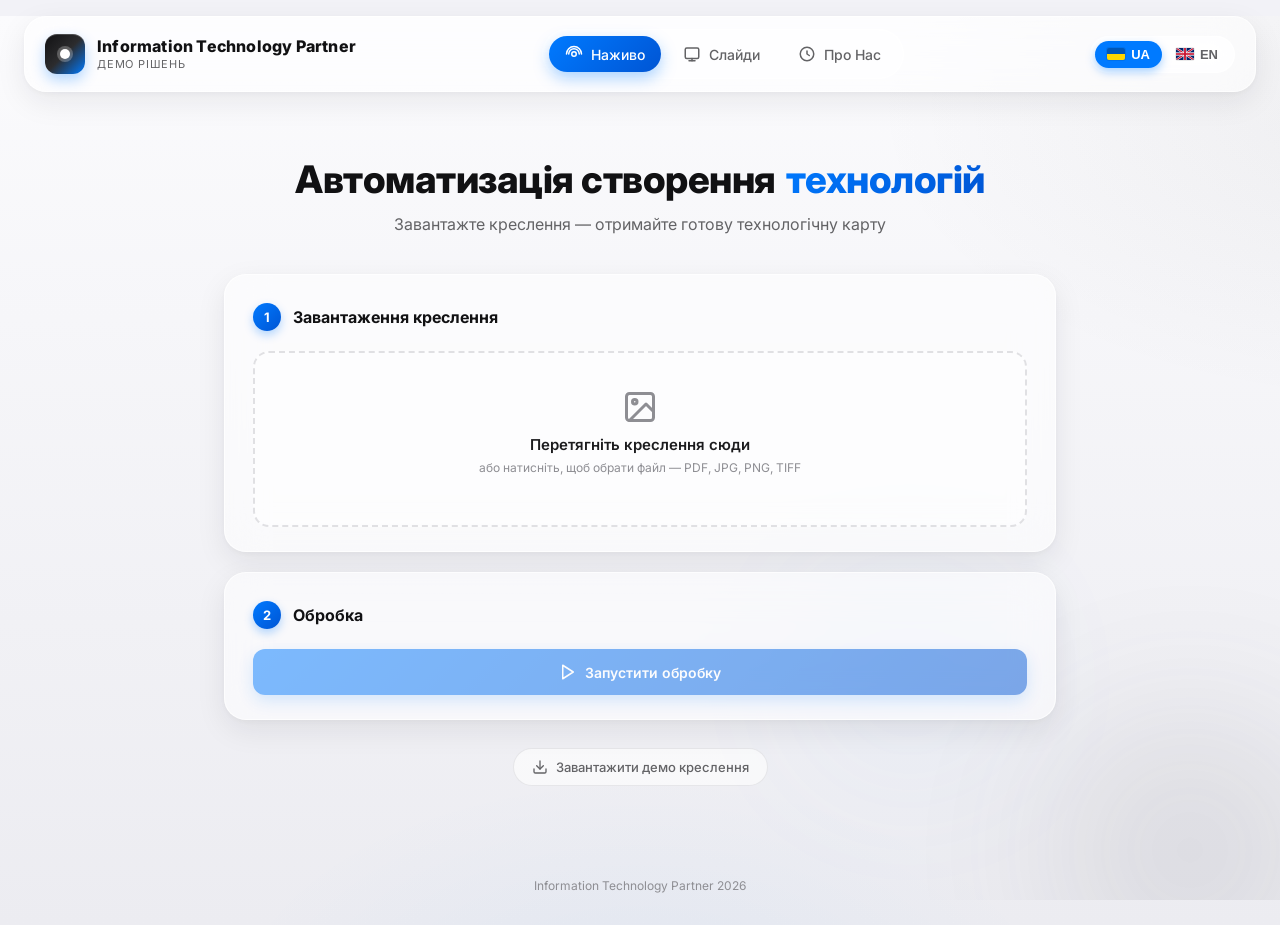
<file: technology/demo.html>
<!DOCTYPE html>
<html lang="uk">
<head>
<meta charset="UTF-8">
<meta name="viewport" content="width=device-width, initial-scale=1.0">
<title data-i18n="title">Автоматизація створення технологій — Metinvest Digital</title>
<link rel="preconnect" href="https://fonts.googleapis.com">
<link href="https://fonts.googleapis.com/css2?family=Inter:wght@400;500;600;700;800;900&display=swap" rel="stylesheet">
<link rel="stylesheet" href="../styles.css">
<link rel="stylesheet" href="style.css">
<script src="../theme.js"></script>
</head>
<body data-page="live">
  <div class="bg-orbs" aria-hidden="true">
    <span class="orb orb-2"></span>
    <span class="orb orb-3"></span>
  </div>

  <header class="topbar glass">
    <a class="brand" href="../index.html" style="text-decoration:none;color:inherit;">
      <div class="brand-mark" aria-hidden="true">
        <span class="brand-dot"></span>
      </div>
      <div class="brand-text">
        <span class="brand-title">Metinvest Digital</span>
        <span class="brand-subtitle" data-i18n="brand.subtitle">Демо рішень</span>
      </div>
    </a>

    <nav class="topnav">
      <a class="nav-btn active" href="../index.html" data-page-link="live">
        <svg viewBox="0 0 24 24" width="18" height="18" fill="none" stroke="currentColor" stroke-width="2" stroke-linecap="round" stroke-linejoin="round"><circle cx="12" cy="12" r="3"/><path d="M5 12a7 7 0 0 1 14 0"/><path d="M2 12a10 10 0 0 1 20 0"/></svg>
        <span data-i18n="nav.live">Наживо</span>
      </a>
      <a class="nav-btn" href="#" data-page-link="slides">
        <svg viewBox="0 0 24 24" width="18" height="18" fill="none" stroke="currentColor" stroke-width="2" stroke-linecap="round" stroke-linejoin="round"><rect x="3" y="4" width="18" height="14" rx="2"/><path d="M8 21h8"/><path d="M12 18v3"/></svg>
        <span data-i18n="nav.slides">Слайди</span>
      </a>
      <a class="nav-btn" href="../about.html" data-page-link="about">
        <svg viewBox="0 0 24 24" width="18" height="18" fill="none" stroke="currentColor" stroke-width="2" stroke-linecap="round" stroke-linejoin="round"><circle cx="12" cy="12" r="9"/><path d="M12 8v4l3 2"/></svg>
        <span data-i18n="nav.about">Про Нас</span>
      </a>
    </nav>

    <div class="topright">
      <div class="lang-switch glass-inner" role="tablist" aria-label="Language">
        <button class="lang-btn active" data-lang="uk" role="tab" aria-selected="true">
          <span class="flag flag-ua" aria-hidden="true"></span>UA
        </button>
        <button class="lang-btn" data-lang="en" role="tab" aria-selected="false">
          <span class="flag flag-gb" aria-hidden="true">
            <svg viewBox="0 0 60 30" preserveAspectRatio="none" xmlns="http://www.w3.org/2000/svg">
              <rect width="60" height="30" fill="#012169"/>
              <path d="M0,0 L60,30 M60,0 L0,30" stroke="#fff" stroke-width="6"/>
              <path d="M0,0 L60,30 M60,0 L0,30" stroke="#C8102E" stroke-width="3"/>
              <rect x="25" width="10" height="30" fill="#fff"/>
              <rect y="11" width="60" height="8" fill="#fff"/>
              <rect x="27" width="6" height="30" fill="#C8102E"/>
              <rect y="13" width="60" height="4" fill="#C8102E"/>
            </svg>
          </span>EN
        </button>
      </div>
    </div>
  </header>

  <main class="main">
    <section class="hero">
      <h1 class="hero-title">
        <span data-i18n="heroA">Автоматизація створення</span>
        <span class="accent" data-i18n="heroB">технологій</span>
      </h1>
      <p class="hero-subtitle" data-i18n="heroSub">
        Завантажте креслення — отримайте готову технологічну карту
      </p>
    </section>

    <div class="tech-wrap">
      <!-- Step 1: Upload -->
      <section class="card glass tech-card">
        <h2 class="card-title">
          <span class="card-step">1</span>
          <span data-i18n="step1">Завантаження креслення</span>
        </h2>
        <div class="upload-zone" id="drawingZone">
          <input type="file" id="drawingFile" accept=".pdf,.jpg,.jpeg,.png,.tiff,.tif" hidden>
          <div class="upload-zone__content">
            <svg class="upload-zone__icon" viewBox="0 0 24 24" fill="none" stroke="currentColor" stroke-width="2" stroke-linecap="round" stroke-linejoin="round">
              <rect x="3" y="3" width="18" height="18" rx="2" ry="2"/>
              <circle cx="8.5" cy="8.5" r="1.5"/>
              <polyline points="21 15 16 10 5 21"/>
            </svg>
            <p class="upload-zone__label" data-i18n="dropTitle">Перетягніть креслення сюди</p>
            <p class="upload-zone__hint" data-i18n="dropHint">або натисніть, щоб обрати файл — PDF, JPG, PNG, TIFF</p>
            <p class="upload-zone__filename" id="drawingName"></p>
          </div>
        </div>
      </section>

      <!-- Step 2: Process -->
      <section class="card glass tech-card">
        <h2 class="card-title">
          <span class="card-step">2</span>
          <span data-i18n="step2">Обробка</span>
        </h2>
        <button id="processBtn" class="tech-btn tech-btn--primary" disabled>
          <svg viewBox="0 0 24 24" width="18" height="18" fill="none" stroke="currentColor" stroke-width="2" stroke-linecap="round" stroke-linejoin="round">
            <polygon points="5 3 19 12 5 21 5 3"/>
          </svg>
          <span data-i18n="processBtn">Запустити обробку</span>
        </button>

        <div class="progress" id="progressSection" hidden>
          <div class="progress__track">
            <div class="progress__fill" id="progressFill"></div>
          </div>
          <div class="progress__info">
            <span id="progressText" data-i18n="processing">Обробка...</span>
            <span id="progressPercent">0%</span>
          </div>
        </div>

        <div class="result-actions" id="resultActions" hidden>
          <div class="result-actions__status">
            <svg viewBox="0 0 24 24" width="18" height="18" fill="none" stroke="currentColor" stroke-width="2" stroke-linecap="round" stroke-linejoin="round">
              <path d="M22 11.08V12a10 10 0 1 1-5.93-9.14"/>
              <polyline points="22 4 12 14.01 9 11.01"/>
            </svg>
            <span data-i18n="resultReady">Результат готовий</span>
          </div>
          <div class="result-actions__buttons">
            <button class="tech-btn tech-btn--secondary" id="previewBtn">
              <svg viewBox="0 0 24 24" width="18" height="18" fill="none" stroke="currentColor" stroke-width="2" stroke-linecap="round" stroke-linejoin="round">
                <path d="M1 12s4-8 11-8 11 8 11 8-4 8-11 8-11-8-11-8z"/>
                <circle cx="12" cy="12" r="3"/>
              </svg>
              <span data-i18n="preview">Переглянути</span>
            </button>
            <button class="tech-btn tech-btn--primary" id="downloadBtn">
              <svg viewBox="0 0 24 24" width="18" height="18" fill="none" stroke="currentColor" stroke-width="2" stroke-linecap="round" stroke-linejoin="round">
                <path d="M21 15v4a2 2 0 0 1-2 2H5a2 2 0 0 1-2-2v-4"/>
                <polyline points="7 10 12 15 17 10"/>
                <line x1="12" y1="15" x2="12" y2="3"/>
              </svg>
              <span data-i18n="download">Завантажити</span>
            </button>
          </div>
        </div>
      </section>

      <!-- Demo file download -->
      <div class="demo-link-wrap">
        <a class="demo-link" href="./Креслення.jpg" download>
          <svg viewBox="0 0 24 24" width="16" height="16" fill="none" stroke="currentColor" stroke-width="2" stroke-linecap="round" stroke-linejoin="round">
            <path d="M21 15v4a2 2 0 0 1-2 2H5a2 2 0 0 1-2-2v-4"/>
            <polyline points="7 10 12 15 17 10"/>
            <line x1="12" y1="15" x2="12" y2="3"/>
          </svg>
          <span data-i18n="demoDownload">Завантажити демо креслення</span>
        </a>
      </div>
    </div>

    <div class="toast" id="toast" hidden>
      <span id="toastMessage"></span>
    </div>
  </main>

  <footer class="footer">
    <span data-brand-footer>Metinvest Digital 2026</span>
  </footer>

  <script src="app.js"></script>
</body>
</html>
</file>
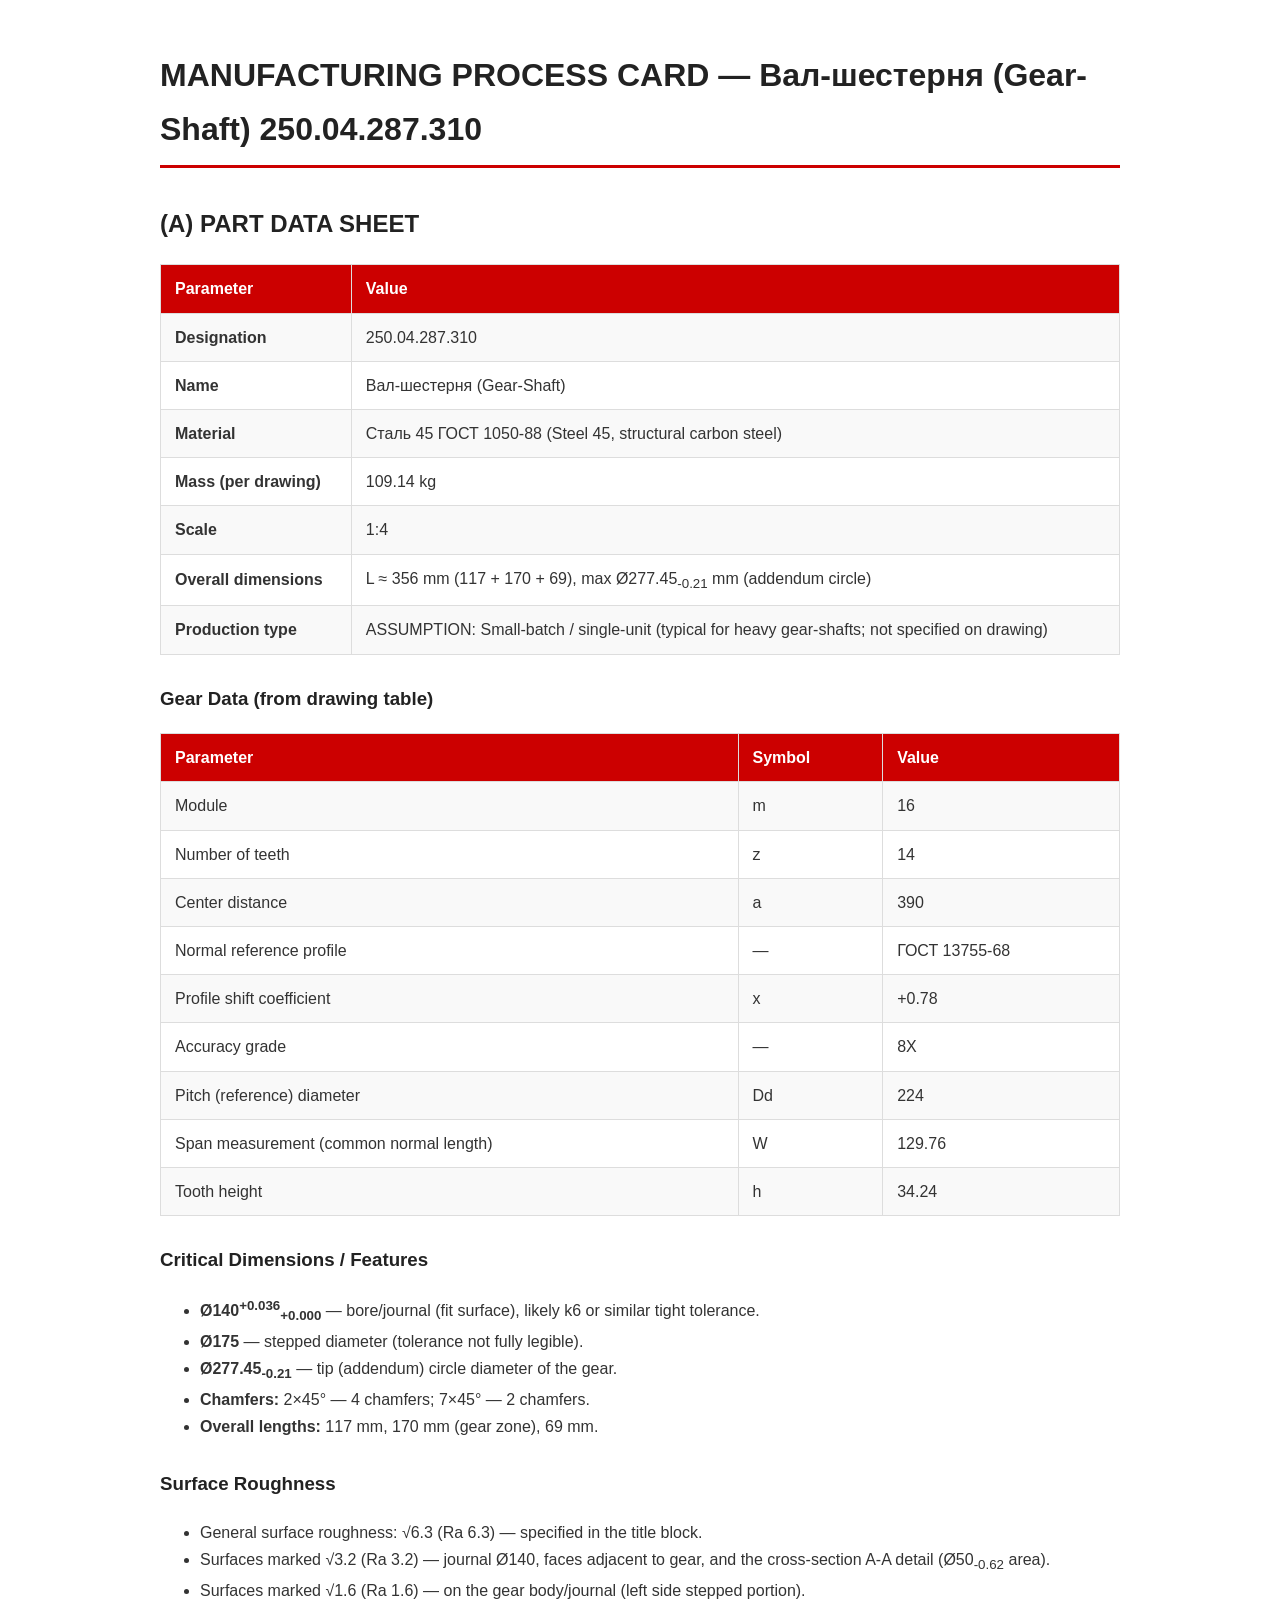
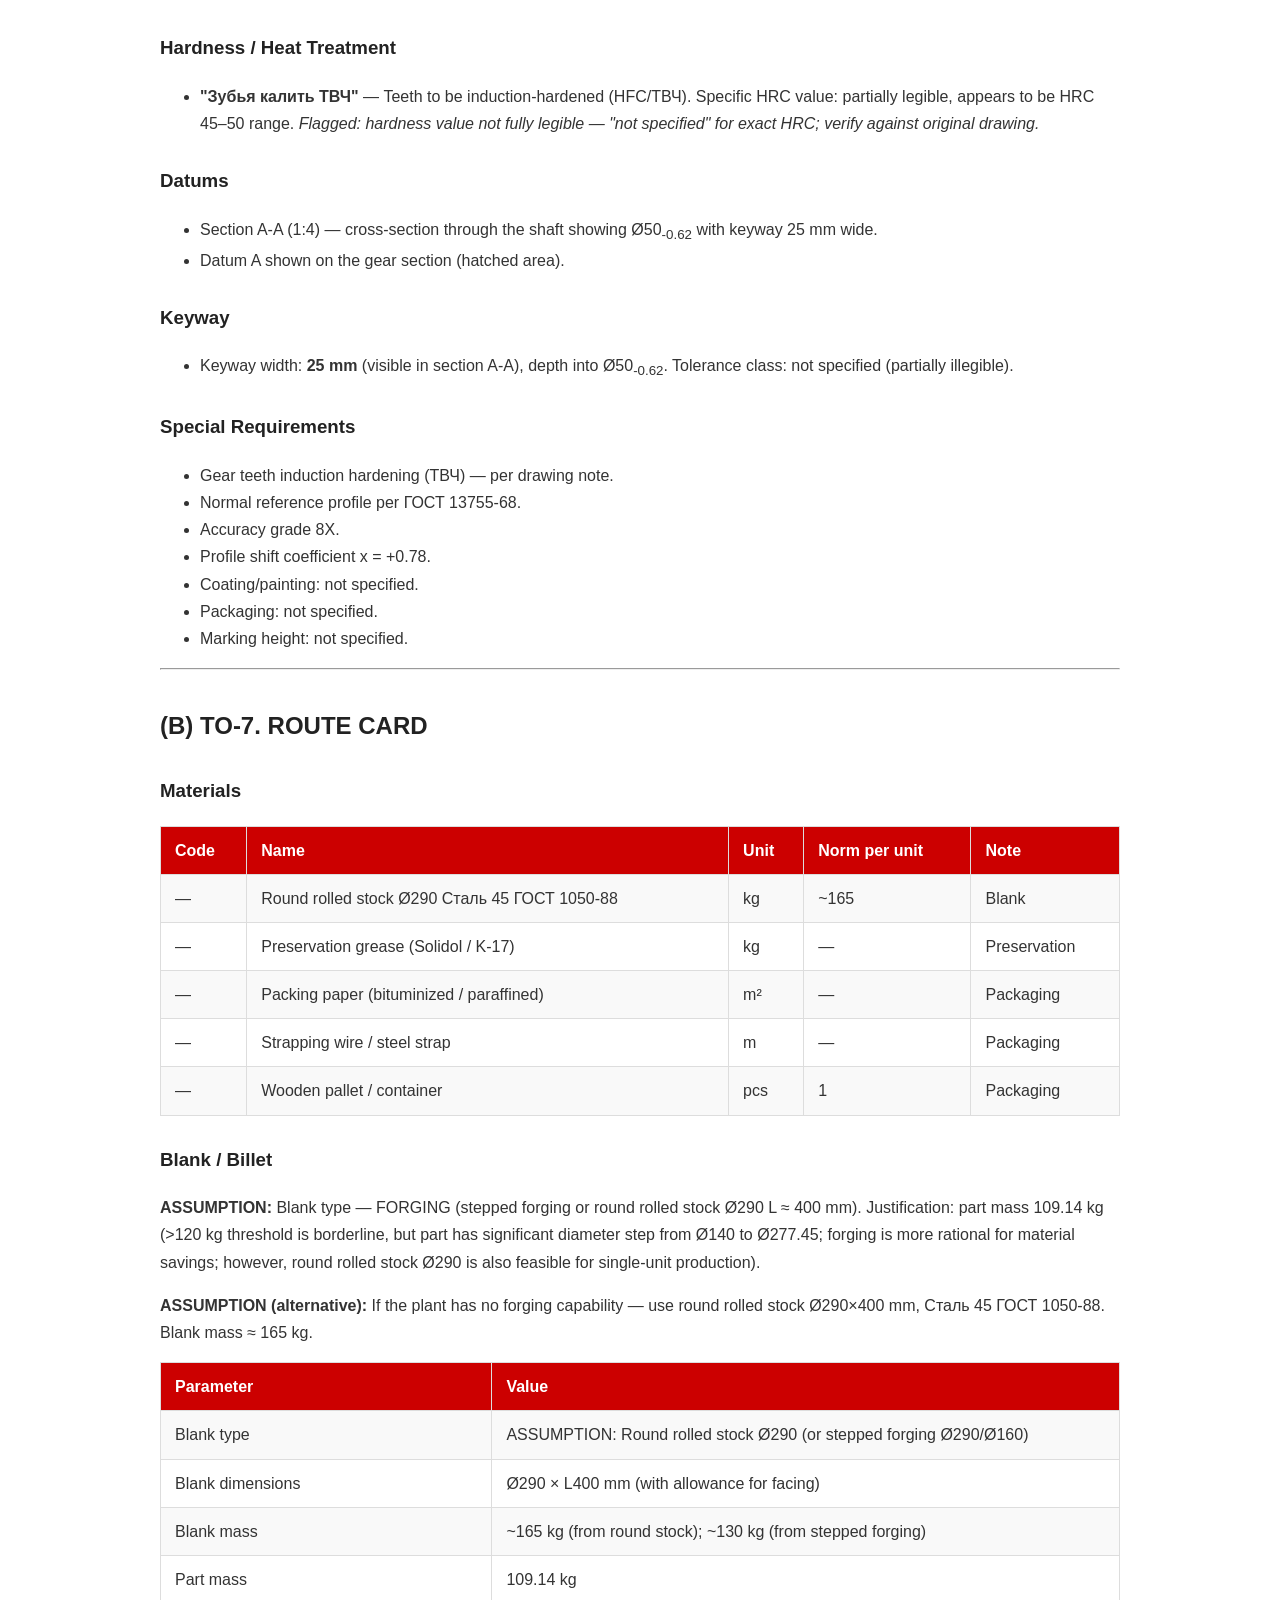
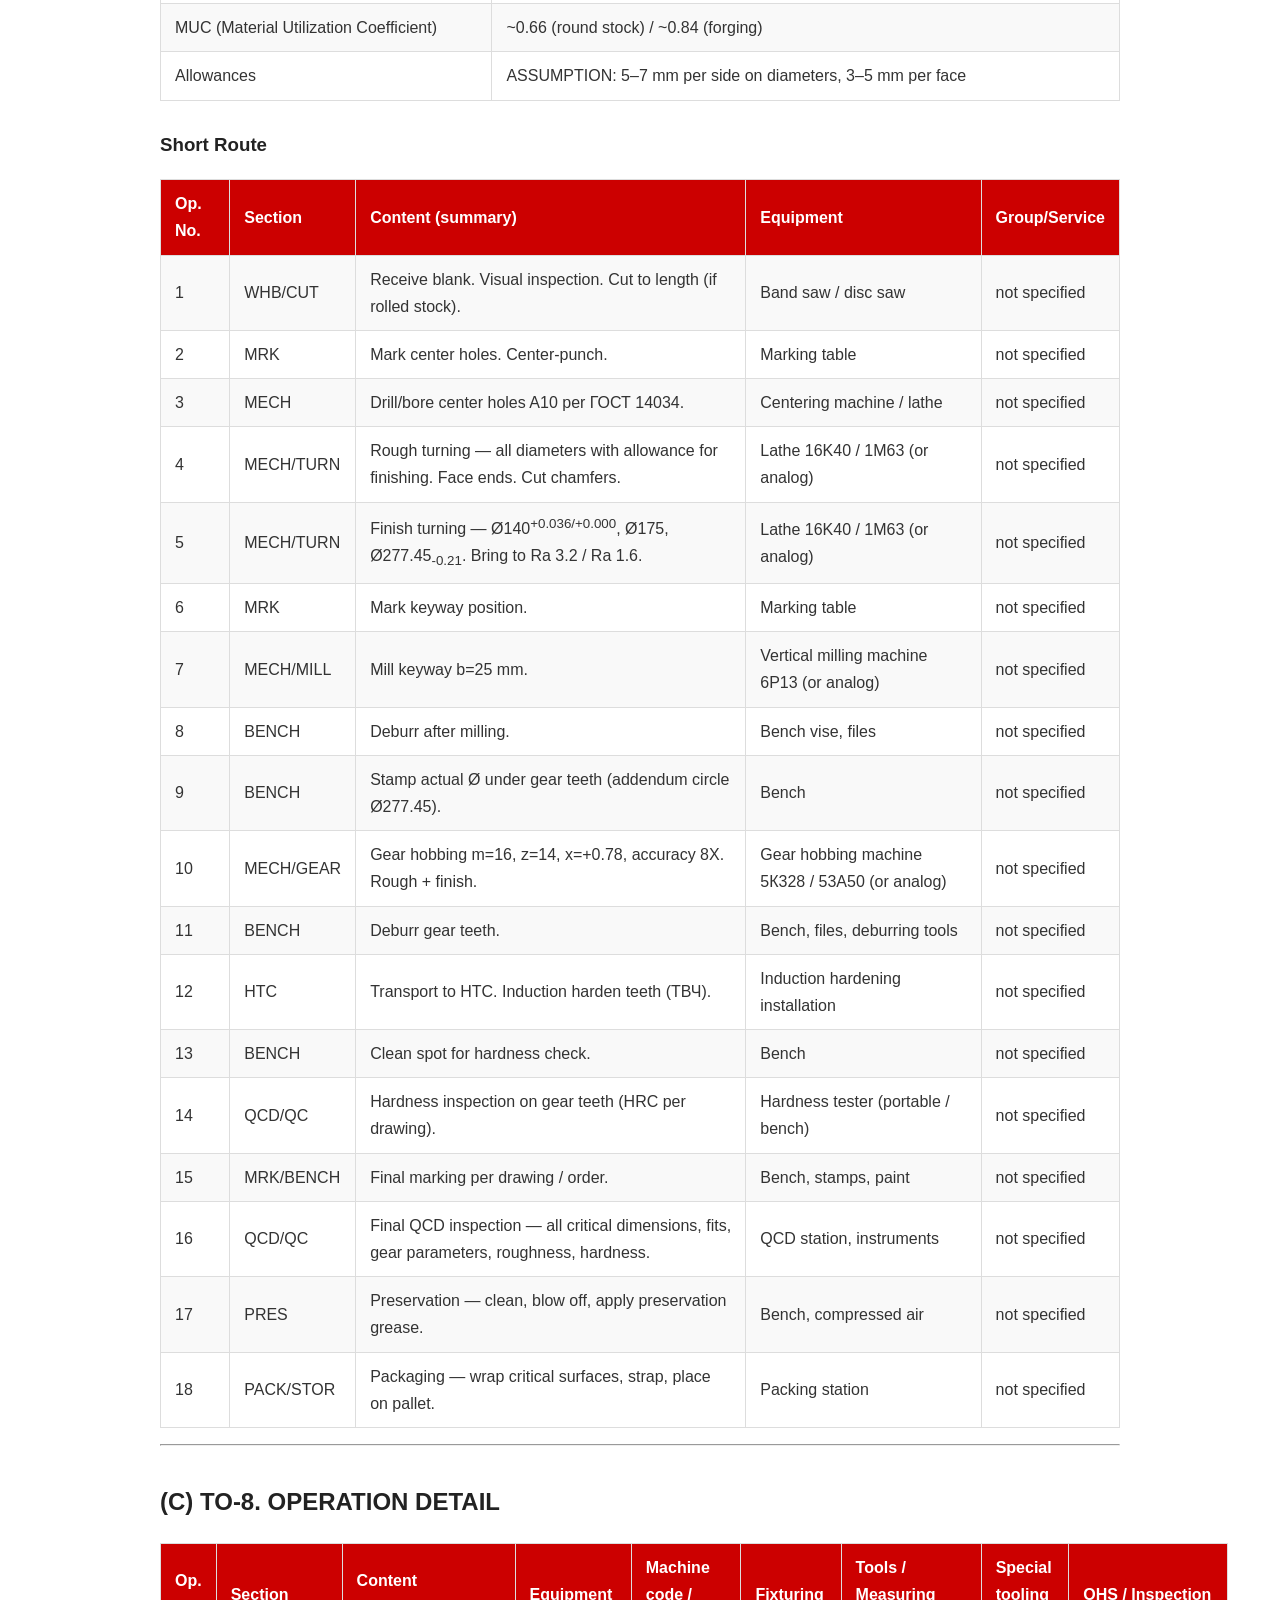
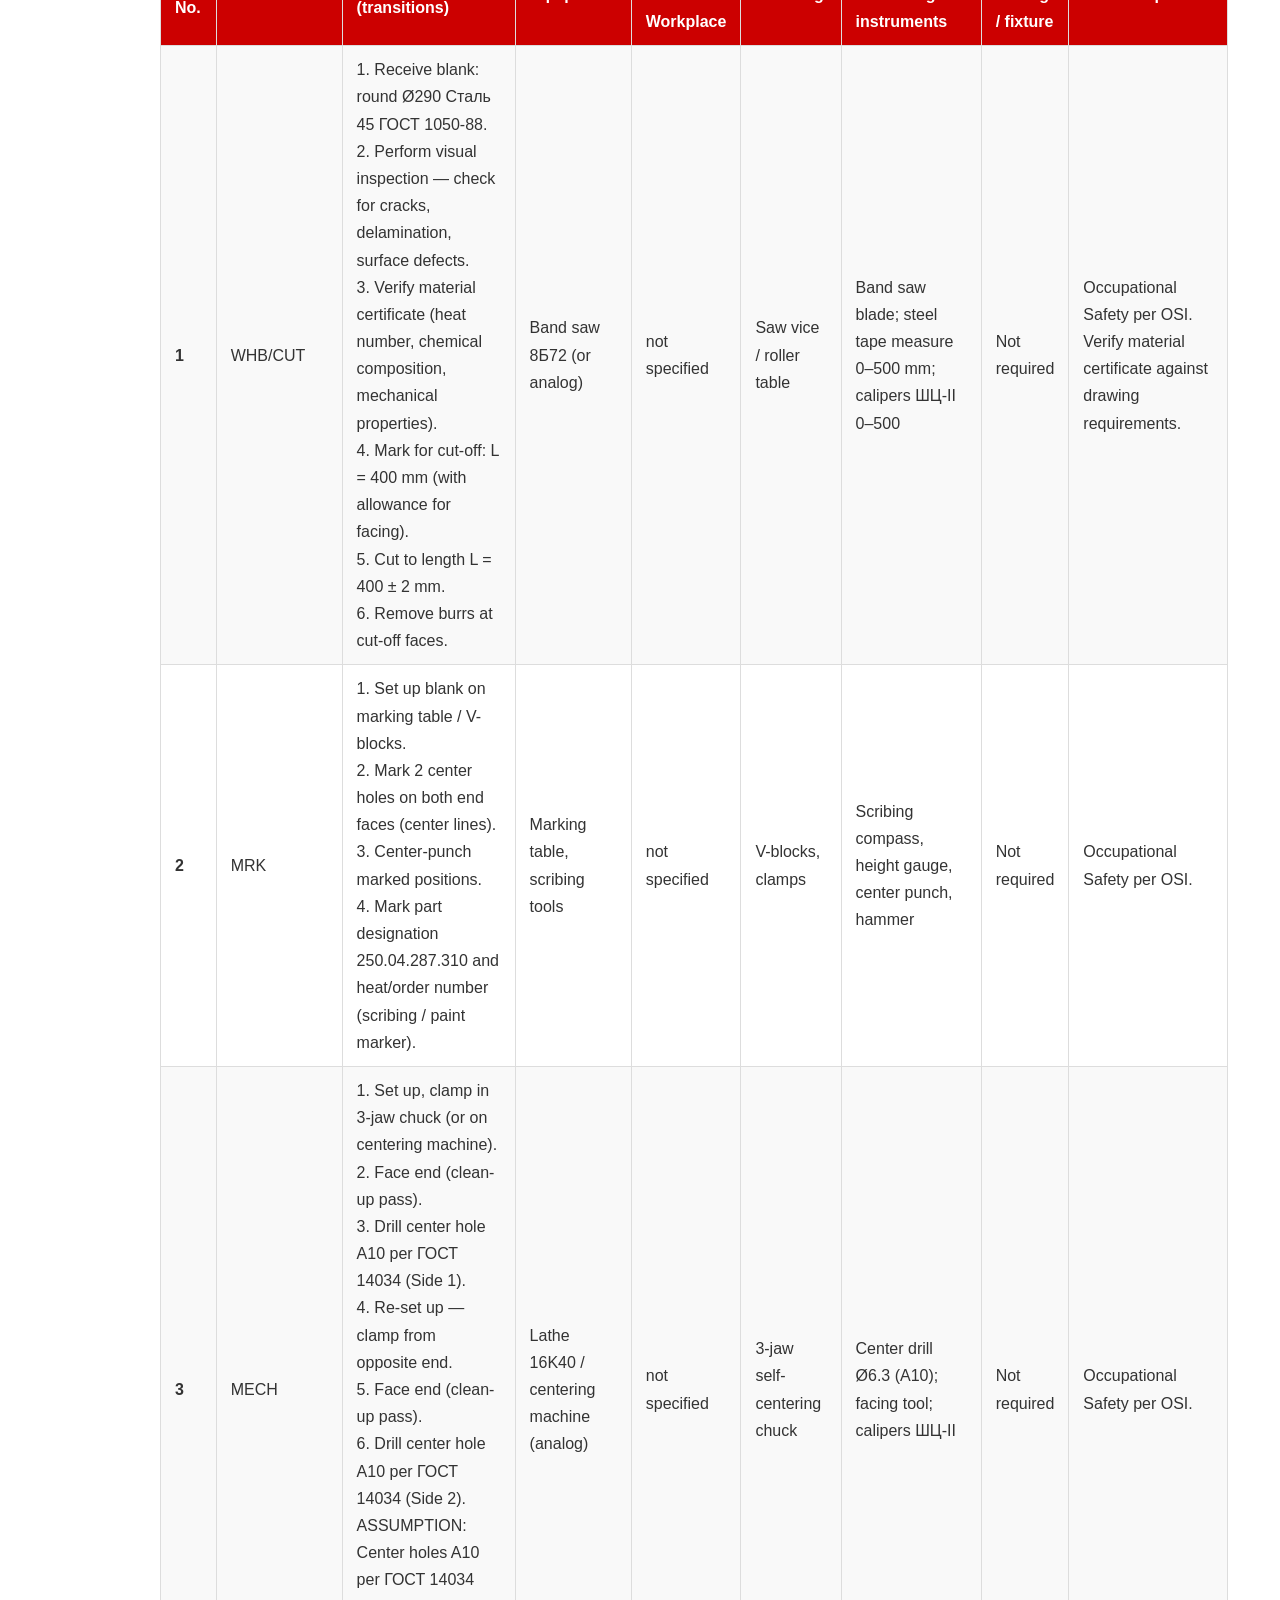
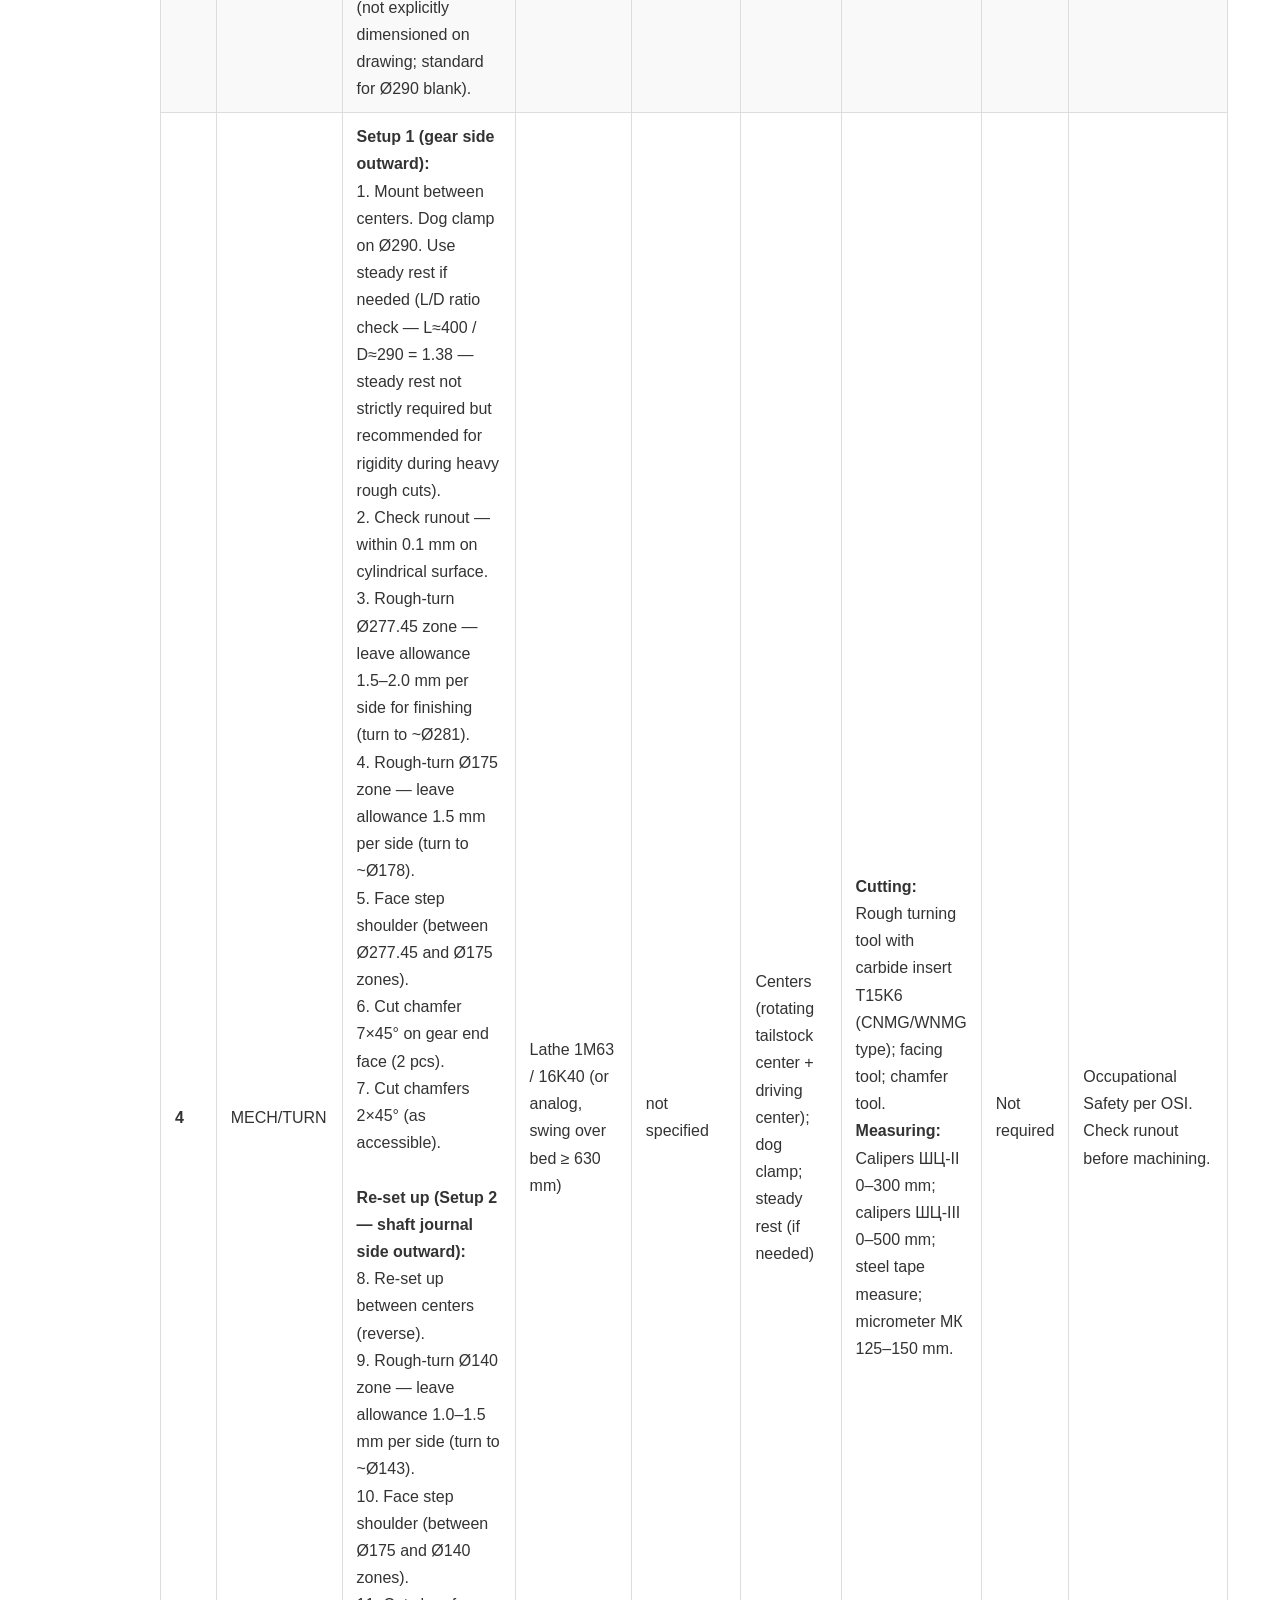
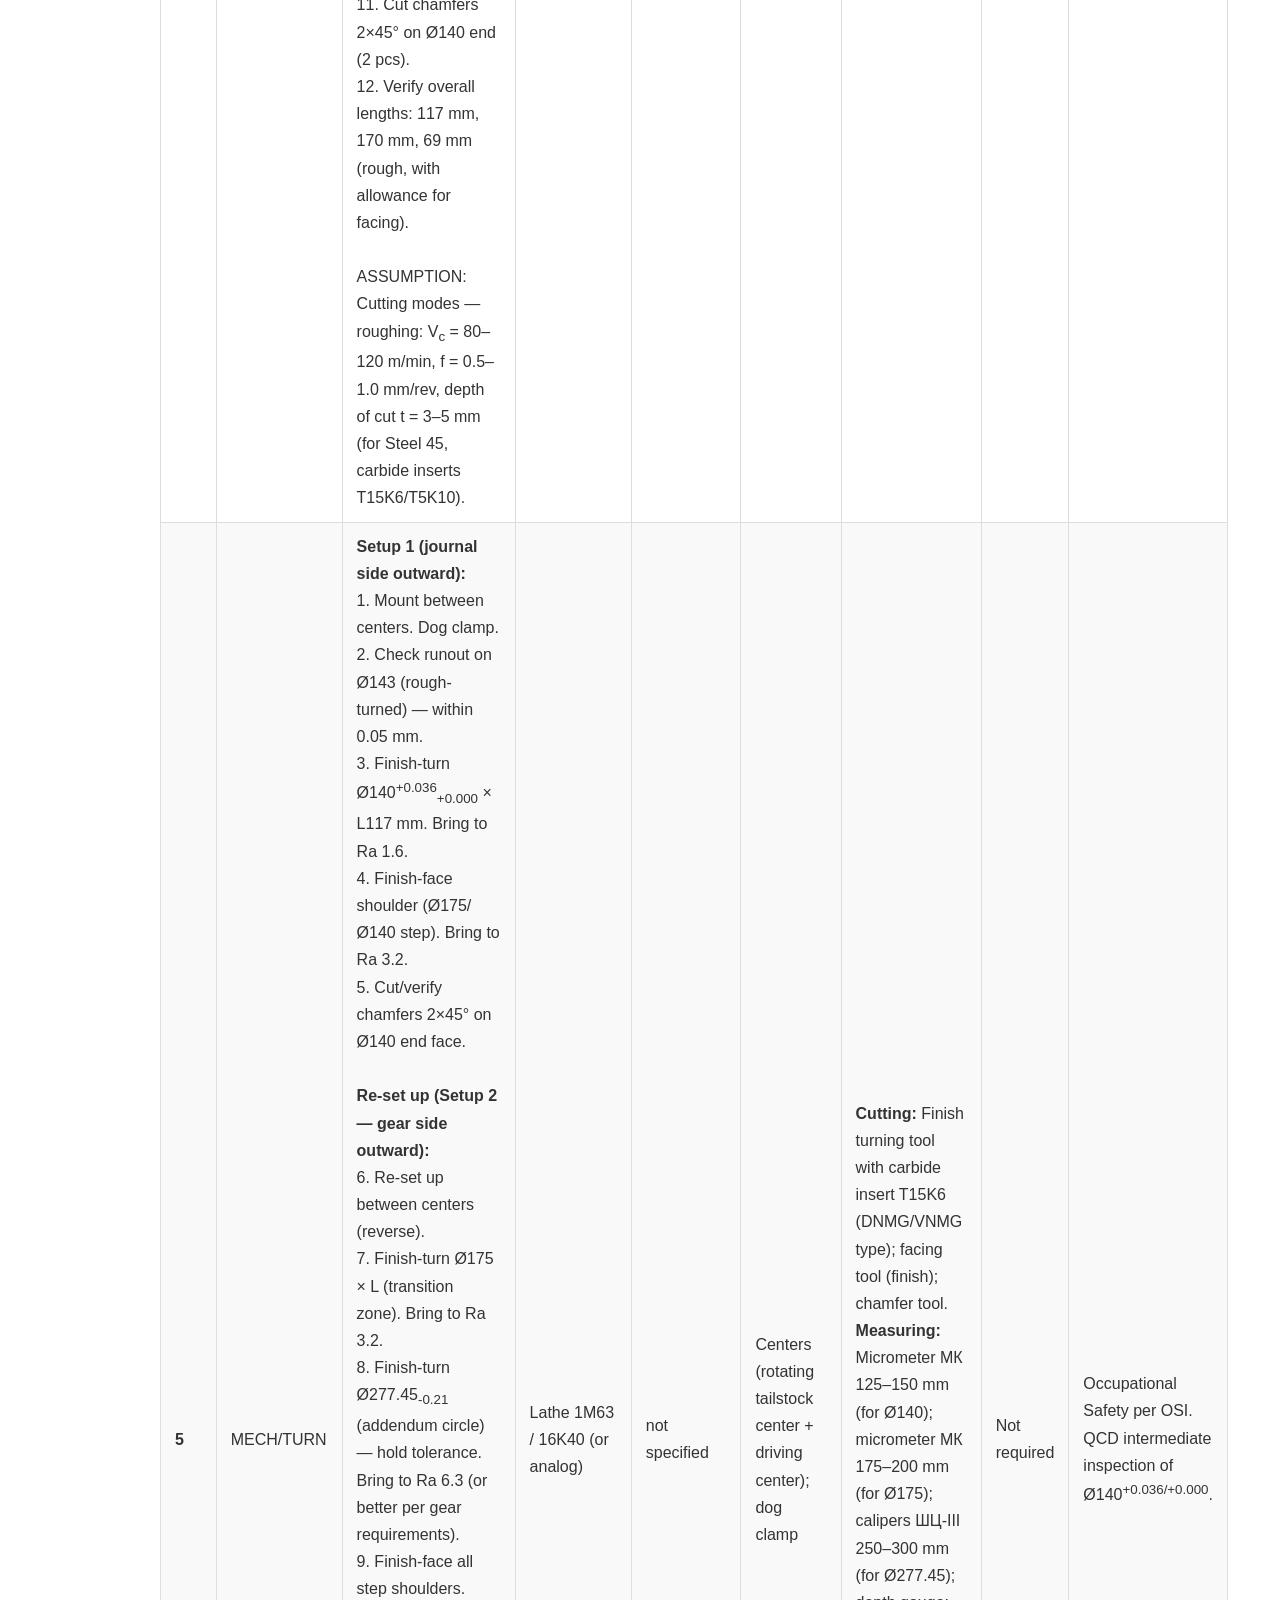
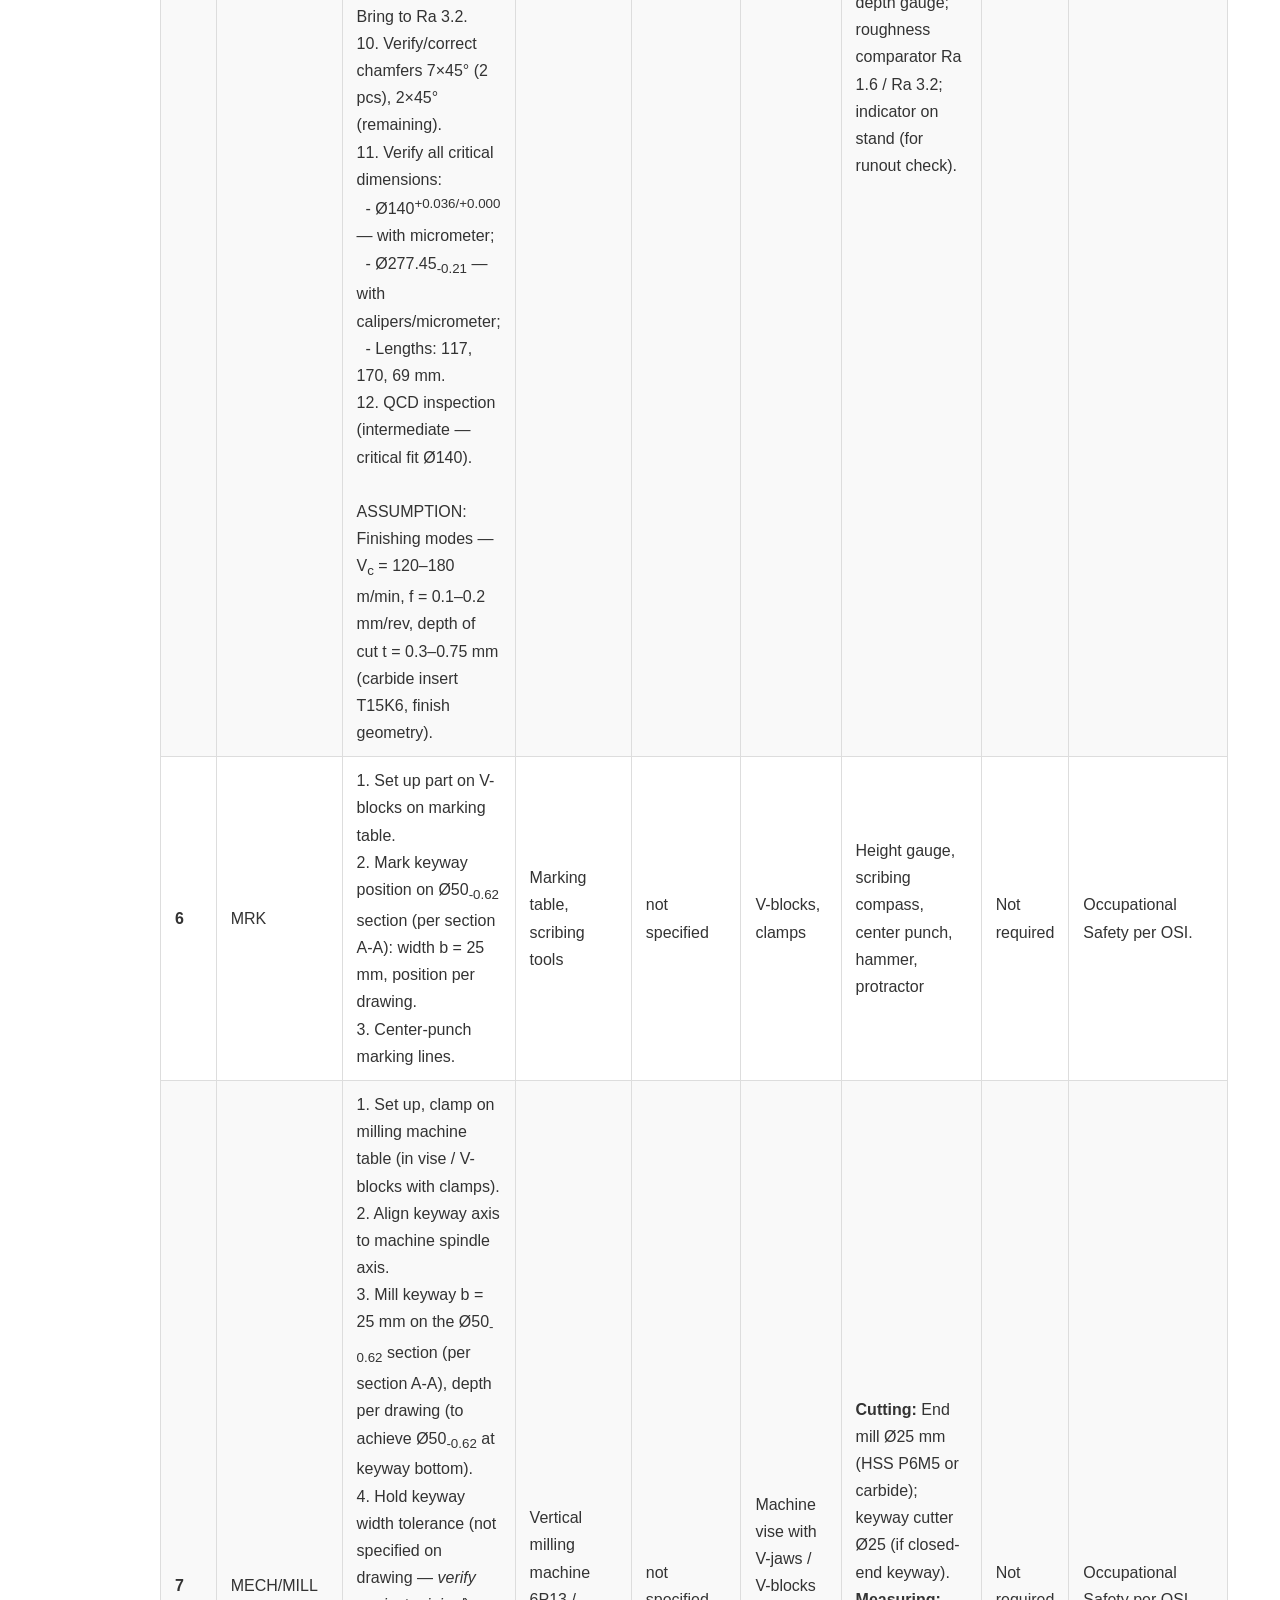
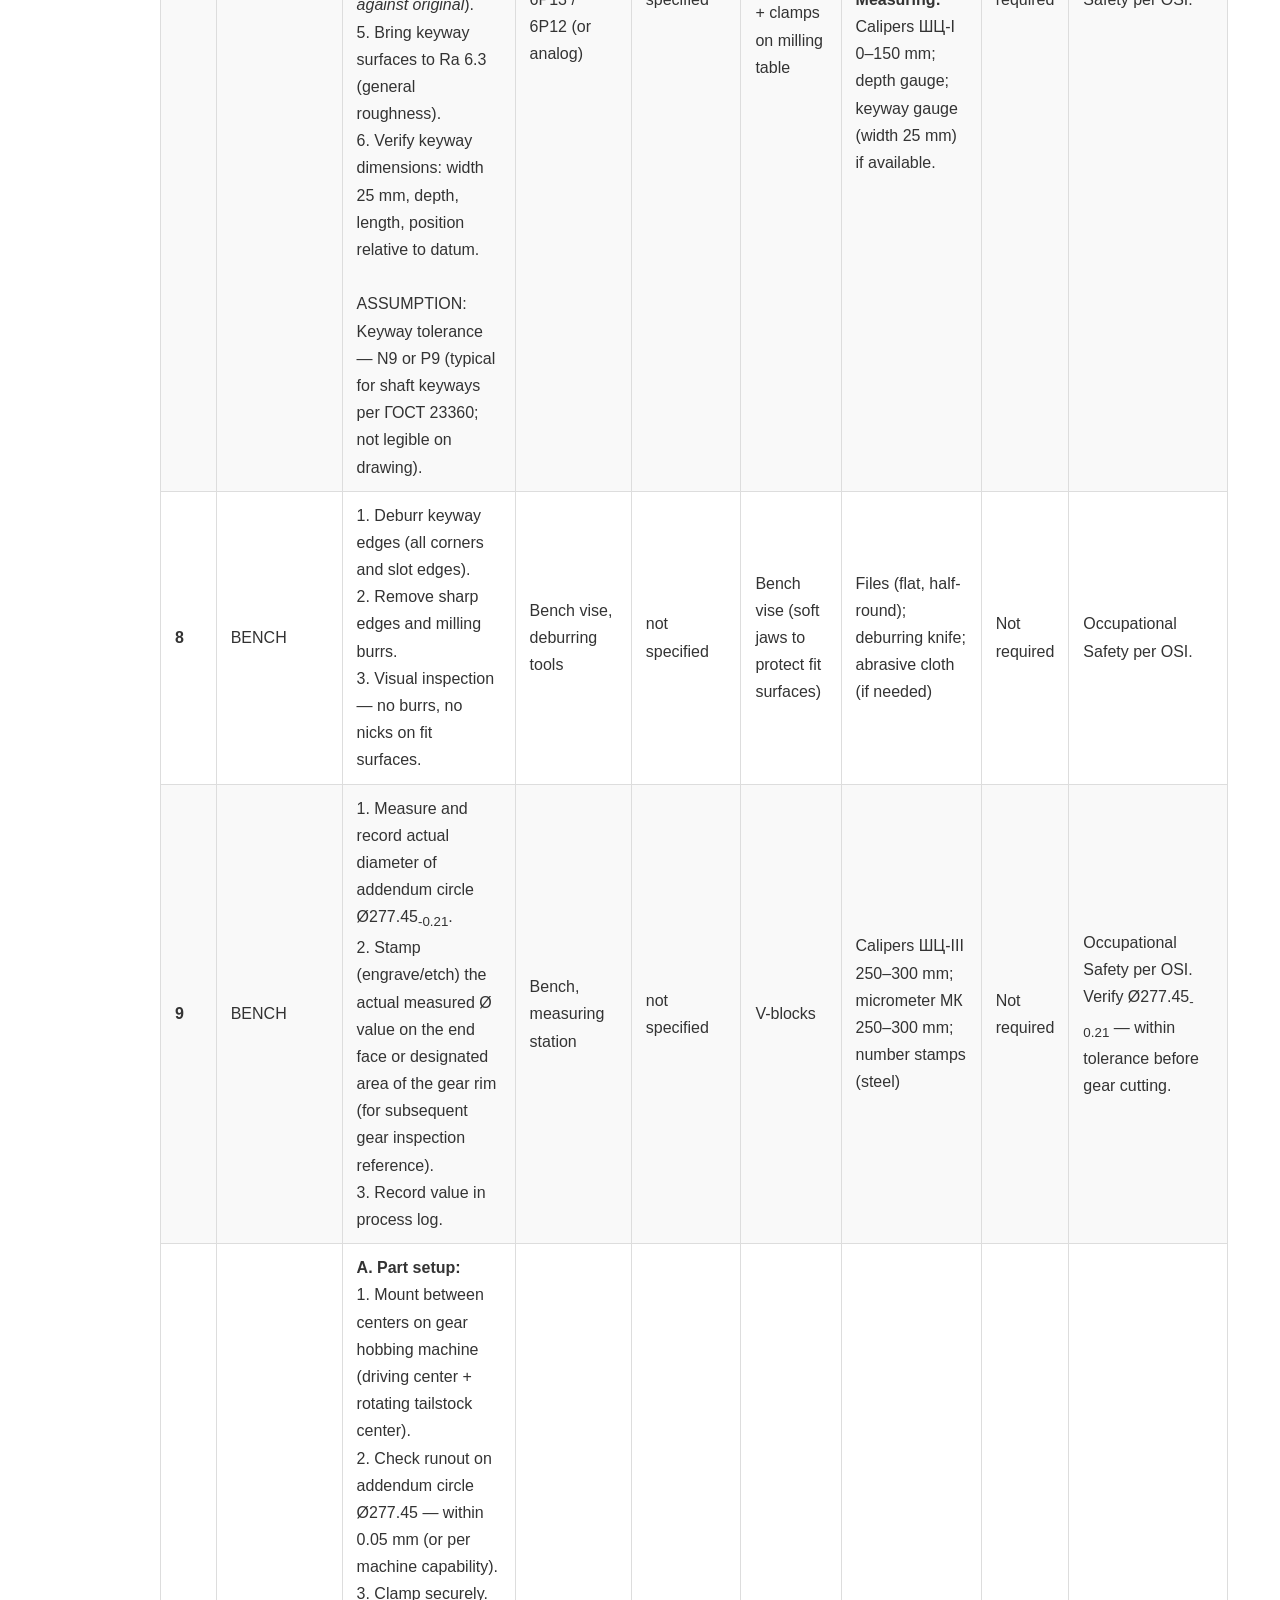
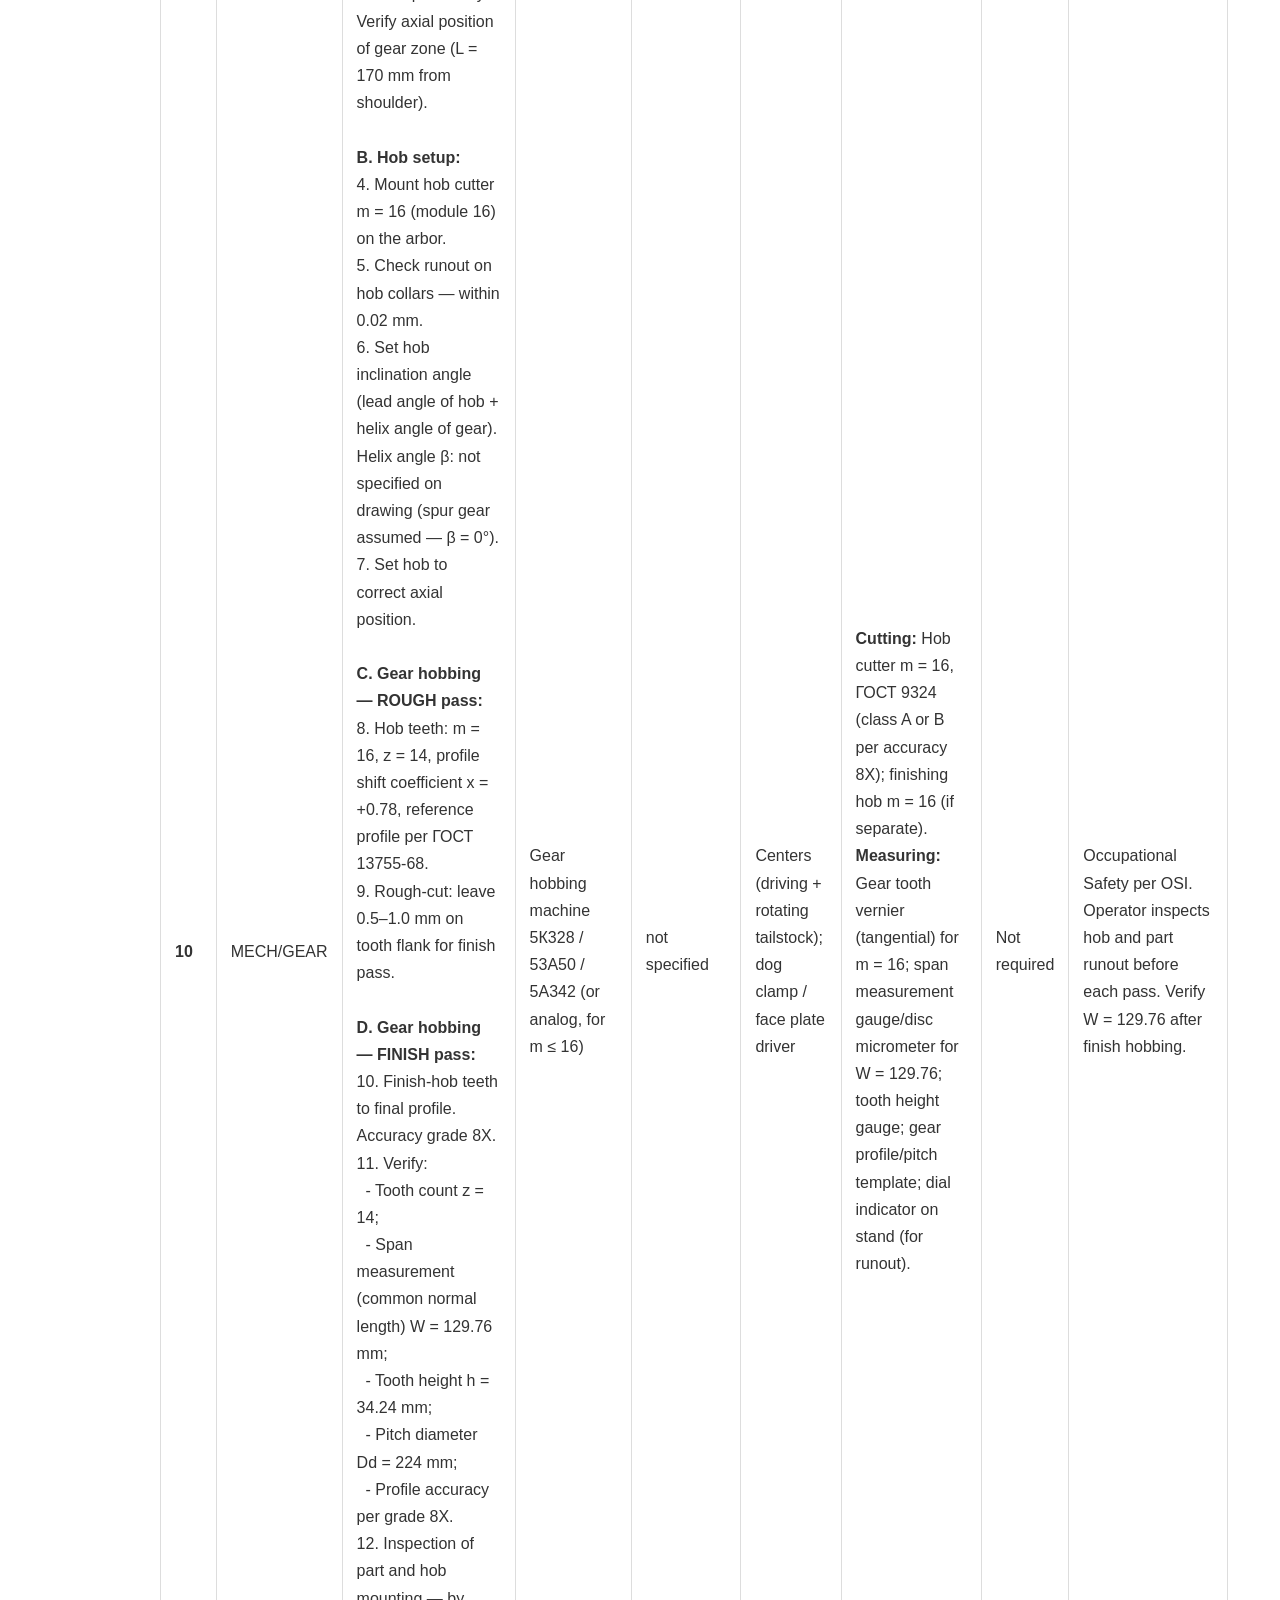
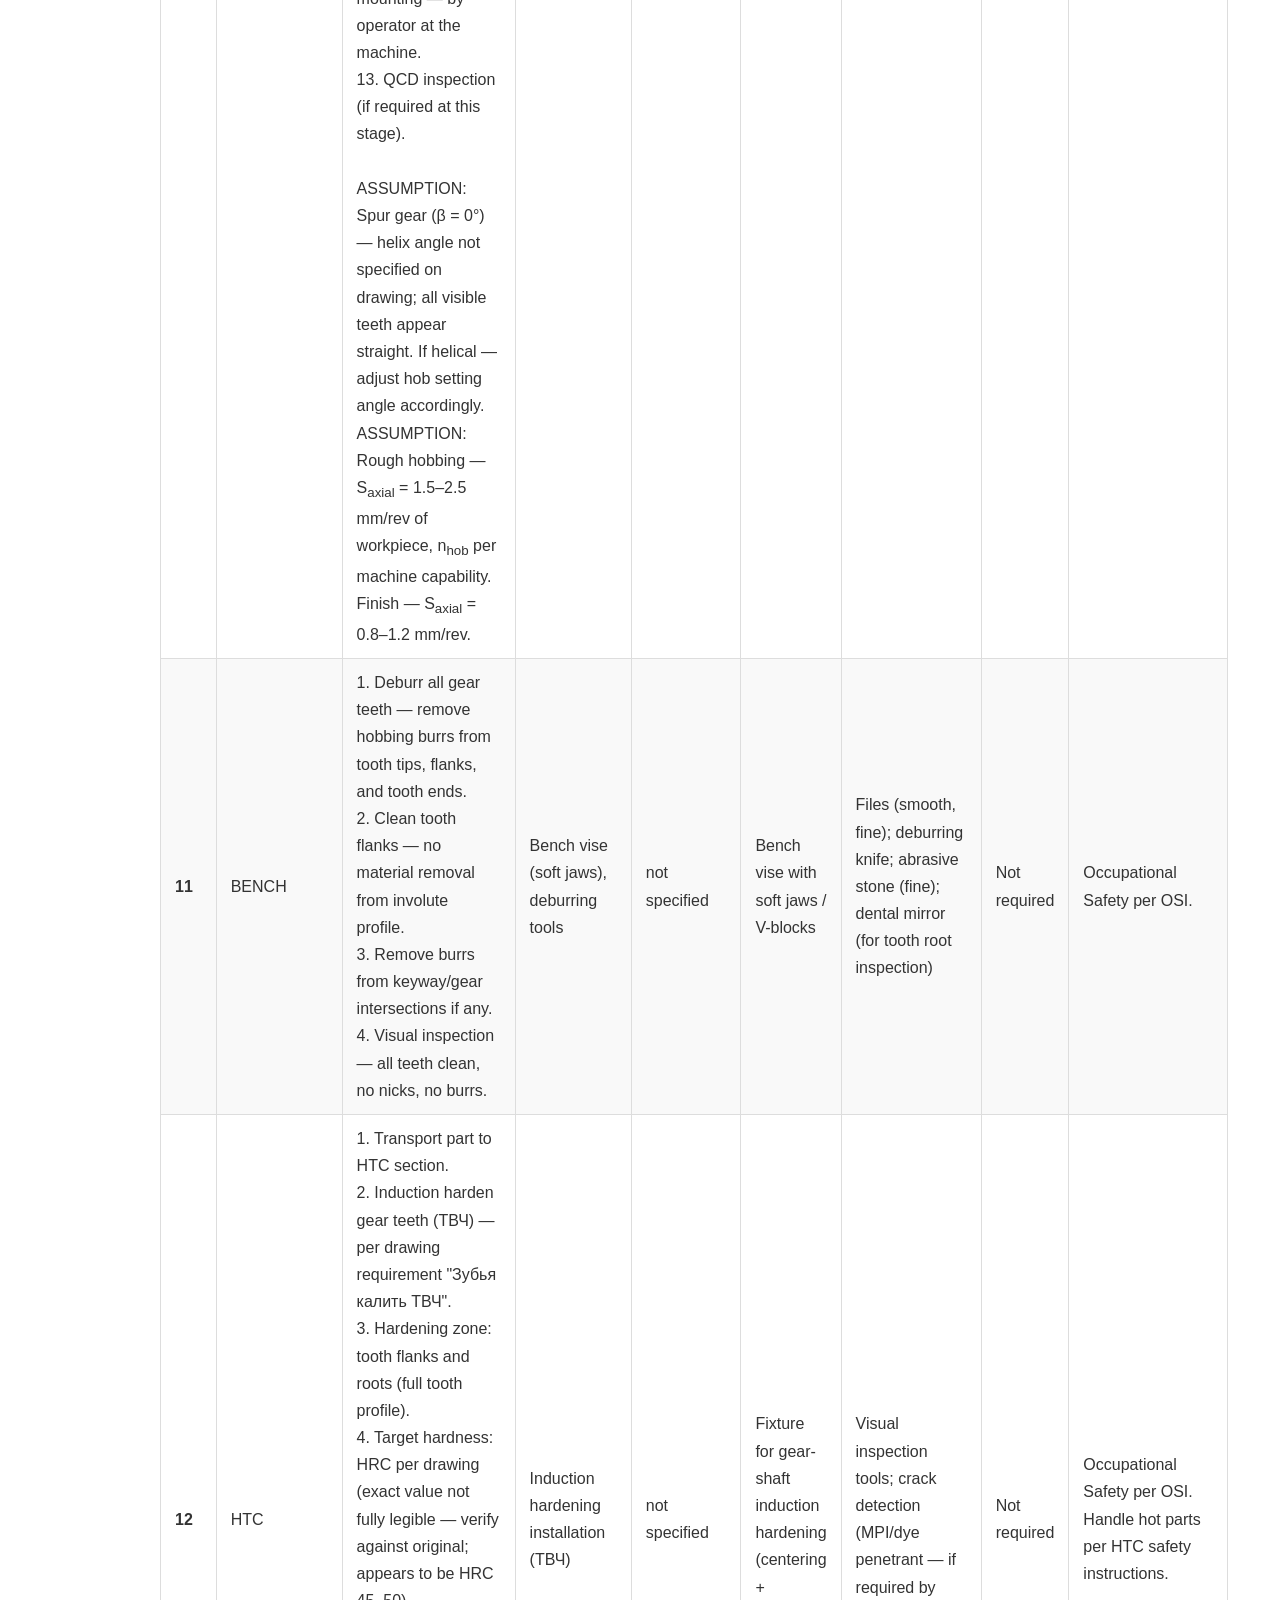
<file: technology/result_en.html>
<!DOCTYPE html>
<html lang="en">
<head>
<meta charset="UTF-8">
<meta name="viewport" content="width=device-width, initial-scale=1.0">
<title>Analysis Result</title>
<style>
  body { font-family: 'Segoe UI', Tahoma, Geneva, Verdana, sans-serif; max-width: 960px; margin: 40px auto; padding: 0 24px; line-height: 1.7; color: #333; background: #fff; }
  h1, h2, h3 { color: #222; margin-top: 1.5em; }
  h1 { border-bottom: 3px solid #cc0000; padding-bottom: 8px; }
  table { border-collapse: collapse; width: 100%; margin: 1em 0; }
  th, td { border: 1px solid #ddd; padding: 10px 14px; text-align: left; }
  th { background: #cc0000; color: #fff; }
  tr:nth-child(even) { background: #f9f9f9; }
  code { background: #f0f0f0; padding: 2px 6px; border-radius: 4px; font-size: 0.9em; }
  pre { background: #2d2d2d; color: #e0e0e0; padding: 16px; border-radius: 8px; overflow-x: auto; }
  pre code { background: none; color: inherit; }
  blockquote { border-left: 4px solid #cc0000; margin: 1em 0; padding: 8px 16px; background: #fafafa; }
  @media print { body { margin: 20px; } }
</style>
</head>
<body>


<h1>MANUFACTURING PROCESS CARD — Вал-шестерня (Gear-Shaft) 250.04.287.310</h1>

<h2>(A) PART DATA SHEET</h2>

<table border="1" cellpadding="6" cellspacing="0">
<tr><th>Parameter</th><th>Value</th></tr>
<tr><td><strong>Designation</strong></td><td>250.04.287.310</td></tr>
<tr><td><strong>Name</strong></td><td>Вал-шестерня (Gear-Shaft)</td></tr>
<tr><td><strong>Material</strong></td><td>Сталь 45 ГОСТ 1050-88 (Steel 45, structural carbon steel)</td></tr>
<tr><td><strong>Mass (per drawing)</strong></td><td>109.14 kg</td></tr>
<tr><td><strong>Scale</strong></td><td>1:4</td></tr>
<tr><td><strong>Overall dimensions</strong></td><td>L ≈ 356 mm (117 + 170 + 69), max Ø277.45<sub>-0.21</sub> mm (addendum circle)</td></tr>
<tr><td><strong>Production type</strong></td><td>ASSUMPTION: Small-batch / single-unit (typical for heavy gear-shafts; not specified on drawing)</td></tr>
</table>

<h3>Gear Data (from drawing table)</h3>
<table border="1" cellpadding="6" cellspacing="0">
<tr><th>Parameter</th><th>Symbol</th><th>Value</th></tr>
<tr><td>Module</td><td>m</td><td>16</td></tr>
<tr><td>Number of teeth</td><td>z</td><td>14</td></tr>
<tr><td>Center distance</td><td>a</td><td>390</td></tr>
<tr><td>Normal reference profile</td><td>—</td><td>ГОСТ 13755-68</td></tr>
<tr><td>Profile shift coefficient</td><td>x</td><td>+0.78</td></tr>
<tr><td>Accuracy grade</td><td>—</td><td>8X</td></tr>
<tr><td>Pitch (reference) diameter</td><td>Dd</td><td>224</td></tr>
<tr><td>Span measurement (common normal length)</td><td>W</td><td>129.76</td></tr>
<tr><td>Tooth height</td><td>h</td><td>34.24</td></tr>
</table>

<h3>Critical Dimensions / Features</h3>
<ul>
<li><strong>Ø140<sup>+0.036</sup><sub>+0.000</sub></strong> — bore/journal (fit surface), likely k6 or similar tight tolerance.</li>
<li><strong>Ø175</strong> — stepped diameter (tolerance not fully legible).</li>
<li><strong>Ø277.45<sub>-0.21</sub></strong> — tip (addendum) circle diameter of the gear.</li>
<li><strong>Chamfers:</strong> 2×45° — 4 chamfers; 7×45° — 2 chamfers.</li>
<li><strong>Overall lengths:</strong> 117 mm, 170 mm (gear zone), 69 mm.</li>
</ul>

<h3>Surface Roughness</h3>
<ul>
<li>General surface roughness: √6.3 (Ra 6.3) — specified in the title block.</li>
<li>Surfaces marked √3.2 (Ra 3.2) — journal Ø140, faces adjacent to gear, and the cross-section A-A detail (Ø50<sub>-0.62</sub> area).</li>
<li>Surfaces marked √1.6 (Ra 1.6) — on the gear body/journal (left side stepped portion).</li>
</ul>

<h3>Hardness / Heat Treatment</h3>
<ul>
<li><strong>"Зубья калить ТВЧ"</strong> — Teeth to be induction-hardened (HFC/TВЧ). Specific HRC value: partially legible, appears to be HRC 45–50 range. <em>Flagged: hardness value not fully legible — "not specified" for exact HRC; verify against original drawing.</em></li>
</ul>

<h3>Datums</h3>
<ul>
<li>Section A-A (1:4) — cross-section through the shaft showing Ø50<sub>-0.62</sub> with keyway 25 mm wide.</li>
<li>Datum A shown on the gear section (hatched area).</li>
</ul>

<h3>Keyway</h3>
<ul>
<li>Keyway width: <strong>25 mm</strong> (visible in section A-A), depth into Ø50<sub>-0.62</sub>. Tolerance class: not specified (partially illegible).</li>
</ul>

<h3>Special Requirements</h3>
<ul>
<li>Gear teeth induction hardening (ТВЧ) — per drawing note.</li>
<li>Normal reference profile per ГОСТ 13755-68.</li>
<li>Accuracy grade 8X.</li>
<li>Profile shift coefficient x = +0.78.</li>
<li>Coating/painting: not specified.</li>
<li>Packaging: not specified.</li>
<li>Marking height: not specified.</li>
</ul>

<hr>

<h2>(B) TO-7. ROUTE CARD</h2>

<h3>Materials</h3>
<table border="1" cellpadding="6" cellspacing="0">
<tr><th>Code</th><th>Name</th><th>Unit</th><th>Norm per unit</th><th>Note</th></tr>
<tr><td>—</td><td>Round rolled stock Ø290 Сталь 45 ГОСТ 1050-88</td><td>kg</td><td>~165</td><td>Blank</td></tr>
<tr><td>—</td><td>Preservation grease (Solidol / K-17)</td><td>kg</td><td>—</td><td>Preservation</td></tr>
<tr><td>—</td><td>Packing paper (bituminized / paraffined)</td><td>m²</td><td>—</td><td>Packaging</td></tr>
<tr><td>—</td><td>Strapping wire / steel strap</td><td>m</td><td>—</td><td>Packaging</td></tr>
<tr><td>—</td><td>Wooden pallet / container</td><td>pcs</td><td>1</td><td>Packaging</td></tr>
</table>

<h3>Blank / Billet</h3>
<p><strong>ASSUMPTION:</strong> Blank type — FORGING (stepped forging or round rolled stock Ø290 L ≈ 400 mm). Justification: part mass 109.14 kg (>120 kg threshold is borderline, but part has significant diameter step from Ø140 to Ø277.45; forging is more rational for material savings; however, round rolled stock Ø290 is also feasible for single-unit production).</p>
<p><strong>ASSUMPTION (alternative):</strong> If the plant has no forging capability — use round rolled stock Ø290×400 mm, Сталь 45 ГОСТ 1050-88. Blank mass ≈ 165 kg.</p>
<table border="1" cellpadding="6" cellspacing="0">
<tr><th>Parameter</th><th>Value</th></tr>
<tr><td>Blank type</td><td>ASSUMPTION: Round rolled stock Ø290 (or stepped forging Ø290/Ø160)</td></tr>
<tr><td>Blank dimensions</td><td>Ø290 × L400 mm (with allowance for facing)</td></tr>
<tr><td>Blank mass</td><td>~165 kg (from round stock); ~130 kg (from stepped forging)</td></tr>
<tr><td>Part mass</td><td>109.14 kg</td></tr>
<tr><td>MUC (Material Utilization Coefficient)</td><td>~0.66 (round stock) / ~0.84 (forging)</td></tr>
<tr><td>Allowances</td><td>ASSUMPTION: 5–7 mm per side on diameters, 3–5 mm per face</td></tr>
</table>

<h3>Short Route</h3>
<table border="1" cellpadding="6" cellspacing="0">
<tr><th>Op. No.</th><th>Section</th><th>Content (summary)</th><th>Equipment</th><th>Group/Service</th></tr>
<tr><td>1</td><td>WHB/CUT</td><td>Receive blank. Visual inspection. Cut to length (if rolled stock).</td><td>Band saw / disc saw</td><td>not specified</td></tr>
<tr><td>2</td><td>MRK</td><td>Mark center holes. Center-punch.</td><td>Marking table</td><td>not specified</td></tr>
<tr><td>3</td><td>MECH</td><td>Drill/bore center holes A10 per ГОСТ 14034.</td><td>Centering machine / lathe</td><td>not specified</td></tr>
<tr><td>4</td><td>MECH/TURN</td><td>Rough turning — all diameters with allowance for finishing. Face ends. Cut chamfers.</td><td>Lathe 16K40 / 1M63 (or analog)</td><td>not specified</td></tr>
<tr><td>5</td><td>MECH/TURN</td><td>Finish turning — Ø140<sup>+0.036/+0.000</sup>, Ø175, Ø277.45<sub>-0.21</sub>. Bring to Ra 3.2 / Ra 1.6.</td><td>Lathe 16K40 / 1M63 (or analog)</td><td>not specified</td></tr>
<tr><td>6</td><td>MRK</td><td>Mark keyway position.</td><td>Marking table</td><td>not specified</td></tr>
<tr><td>7</td><td>MECH/MILL</td><td>Mill keyway b=25 mm.</td><td>Vertical milling machine 6Р13 (or analog)</td><td>not specified</td></tr>
<tr><td>8</td><td>BENCH</td><td>Deburr after milling.</td><td>Bench vise, files</td><td>not specified</td></tr>
<tr><td>9</td><td>BENCH</td><td>Stamp actual Ø under gear teeth (addendum circle Ø277.45).</td><td>Bench</td><td>not specified</td></tr>
<tr><td>10</td><td>MECH/GEAR</td><td>Gear hobbing m=16, z=14, x=+0.78, accuracy 8X. Rough + finish.</td><td>Gear hobbing machine 5К328 / 53А50 (or analog)</td><td>not specified</td></tr>
<tr><td>11</td><td>BENCH</td><td>Deburr gear teeth.</td><td>Bench, files, deburring tools</td><td>not specified</td></tr>
<tr><td>12</td><td>HTC</td><td>Transport to HTC. Induction harden teeth (ТВЧ).</td><td>Induction hardening installation</td><td>not specified</td></tr>
<tr><td>13</td><td>BENCH</td><td>Clean spot for hardness check.</td><td>Bench</td><td>not specified</td></tr>
<tr><td>14</td><td>QCD/QC</td><td>Hardness inspection on gear teeth (HRC per drawing).</td><td>Hardness tester (portable / bench)</td><td>not specified</td></tr>
<tr><td>15</td><td>MRK/BENCH</td><td>Final marking per drawing / order.</td><td>Bench, stamps, paint</td><td>not specified</td></tr>
<tr><td>16</td><td>QCD/QC</td><td>Final QCD inspection — all critical dimensions, fits, gear parameters, roughness, hardness.</td><td>QCD station, instruments</td><td>not specified</td></tr>
<tr><td>17</td><td>PRES</td><td>Preservation — clean, blow off, apply preservation grease.</td><td>Bench, compressed air</td><td>not specified</td></tr>
<tr><td>18</td><td>PACK/STOR</td><td>Packaging — wrap critical surfaces, strap, place on pallet.</td><td>Packing station</td><td>not specified</td></tr>
</table>

<hr>

<h2>(C) TO-8. OPERATION DETAIL</h2>

<table border="1" cellpadding="6" cellspacing="0">
<tr>
<th>Op. No.</th>
<th>Section</th>
<th>Content (transitions)</th>
<th>Equipment</th>
<th>Machine code / Workplace</th>
<th>Fixturing</th>
<th>Tools / Measuring instruments</th>
<th>Special tooling / fixture</th>
<th>OHS / Inspection</th>
</tr>

<!-- OP 1 -->
<tr>
<td><strong>1</strong></td>
<td>WHB/CUT</td>
<td>
1. Receive blank: round Ø290 Сталь 45 ГОСТ 1050-88.<br>
2. Perform visual inspection — check for cracks, delamination, surface defects.<br>
3. Verify material certificate (heat number, chemical composition, mechanical properties).<br>
4. Mark for cut-off: L = 400 mm (with allowance for facing).<br>
5. Cut to length L = 400 ± 2 mm.<br>
6. Remove burrs at cut-off faces.
</td>
<td>Band saw 8Б72 (or analog)</td>
<td>not specified</td>
<td>Saw vice / roller table</td>
<td>Band saw blade; steel tape measure 0–500 mm; calipers ШЦ-II 0–500</td>
<td>Not required</td>
<td>Occupational Safety per OSI. Verify material certificate against drawing requirements.</td>
</tr>

<!-- OP 2 -->
<tr>
<td><strong>2</strong></td>
<td>MRK</td>
<td>
1. Set up blank on marking table / V-blocks.<br>
2. Mark 2 center holes on both end faces (center lines).<br>
3. Center-punch marked positions.<br>
4. Mark part designation 250.04.287.310 and heat/order number (scribing / paint marker).
</td>
<td>Marking table, scribing tools</td>
<td>not specified</td>
<td>V-blocks, clamps</td>
<td>Scribing compass, height gauge, center punch, hammer</td>
<td>Not required</td>
<td>Occupational Safety per OSI.</td>
</tr>

<!-- OP 3 -->
<tr>
<td><strong>3</strong></td>
<td>MECH</td>
<td>
1. Set up, clamp in 3-jaw chuck (or on centering machine).<br>
2. Face end (clean-up pass).<br>
3. Drill center hole A10 per ГОСТ 14034 (Side 1).<br>
4. Re-set up — clamp from opposite end.<br>
5. Face end (clean-up pass).<br>
6. Drill center hole A10 per ГОСТ 14034 (Side 2).<br>
ASSUMPTION: Center holes A10 per ГОСТ 14034 (not explicitly dimensioned on drawing; standard for Ø290 blank).
</td>
<td>Lathe 16K40 / centering machine (analog)</td>
<td>not specified</td>
<td>3-jaw self-centering chuck</td>
<td>Center drill Ø6.3 (A10); facing tool; calipers ШЦ-II</td>
<td>Not required</td>
<td>Occupational Safety per OSI.</td>
</tr>

<!-- OP 4 -->
<tr>
<td><strong>4</strong></td>
<td>MECH/TURN</td>
<td>
<strong>Setup 1 (gear side outward):</strong><br>
1. Mount between centers. Dog clamp on Ø290. Use steady rest if needed (L/D ratio check — L≈400 / D≈290 = 1.38 — steady rest not strictly required but recommended for rigidity during heavy rough cuts).<br>
2. Check runout — within 0.1 mm on cylindrical surface.<br>
3. Rough-turn Ø277.45 zone — leave allowance 1.5–2.0 mm per side for finishing (turn to ~Ø281).<br>
4. Rough-turn Ø175 zone — leave allowance 1.5 mm per side (turn to ~Ø178).<br>
5. Face step shoulder (between Ø277.45 and Ø175 zones).<br>
6. Cut chamfer 7×45° on gear end face (2 pcs).<br>
7. Cut chamfers 2×45° (as accessible).<br>
<br>
<strong>Re-set up (Setup 2 — shaft journal side outward):</strong><br>
8. Re-set up between centers (reverse).<br>
9. Rough-turn Ø140 zone — leave allowance 1.0–1.5 mm per side (turn to ~Ø143).<br>
10. Face step shoulder (between Ø175 and Ø140 zones).<br>
11. Cut chamfers 2×45° on Ø140 end (2 pcs).<br>
12. Verify overall lengths: 117 mm, 170 mm, 69 mm (rough, with allowance for facing).<br>
<br>
ASSUMPTION: Cutting modes — roughing: V<sub>c</sub> = 80–120 m/min, f = 0.5–1.0 mm/rev, depth of cut t = 3–5 mm (for Steel 45, carbide inserts T15K6/T5K10).
</td>
<td>Lathe 1M63 / 16K40 (or analog, swing over bed ≥ 630 mm)</td>
<td>not specified</td>
<td>Centers (rotating tailstock center + driving center); dog clamp; steady rest (if needed)</td>
<td>
<strong>Cutting:</strong> Rough turning tool with carbide insert T15K6 (CNMG/WNMG type); facing tool; chamfer tool.<br>
<strong>Measuring:</strong> Calipers ШЦ-II 0–300 mm; calipers ШЦ-III 0–500 mm; steel tape measure; micrometer МК 125–150 mm.
</td>
<td>Not required</td>
<td>Occupational Safety per OSI. Check runout before machining.</td>
</tr>

<!-- OP 5 -->
<tr>
<td><strong>5</strong></td>
<td>MECH/TURN</td>
<td>
<strong>Setup 1 (journal side outward):</strong><br>
1. Mount between centers. Dog clamp.<br>
2. Check runout on Ø143 (rough-turned) — within 0.05 mm.<br>
3. Finish-turn Ø140<sup>+0.036</sup><sub>+0.000</sub> × L117 mm. Bring to Ra 1.6.<br>
4. Finish-face shoulder (Ø175/Ø140 step). Bring to Ra 3.2.<br>
5. Cut/verify chamfers 2×45° on Ø140 end face.<br>
<br>
<strong>Re-set up (Setup 2 — gear side outward):</strong><br>
6. Re-set up between centers (reverse).<br>
7. Finish-turn Ø175 × L (transition zone). Bring to Ra 3.2.<br>
8. Finish-turn Ø277.45<sub>-0.21</sub> (addendum circle) — hold tolerance. Bring to Ra 6.3 (or better per gear requirements).<br>
9. Finish-face all step shoulders. Bring to Ra 3.2.<br>
10. Verify/correct chamfers 7×45° (2 pcs), 2×45° (remaining).<br>
11. Verify all critical dimensions:<br>
&nbsp;&nbsp;- Ø140<sup>+0.036/+0.000</sup> — with micrometer;<br>
&nbsp;&nbsp;- Ø277.45<sub>-0.21</sub> — with calipers/micrometer;<br>
&nbsp;&nbsp;- Lengths: 117, 170, 69 mm.<br>
12. QCD inspection (intermediate — critical fit Ø140).<br>
<br>
ASSUMPTION: Finishing modes — V<sub>c</sub> = 120–180 m/min, f = 0.1–0.2 mm/rev, depth of cut t = 0.3–0.75 mm (carbide insert T15K6, finish geometry).
</td>
<td>Lathe 1M63 / 16K40 (or analog)</td>
<td>not specified</td>
<td>Centers (rotating tailstock center + driving center); dog clamp</td>
<td>
<strong>Cutting:</strong> Finish turning tool with carbide insert T15K6 (DNMG/VNMG type); facing tool (finish); chamfer tool.<br>
<strong>Measuring:</strong> Micrometer МК 125–150 mm (for Ø140); micrometer МК 175–200 mm (for Ø175); calipers ШЦ-III 250–300 mm (for Ø277.45); depth gauge; roughness comparator Ra 1.6 / Ra 3.2; indicator on stand (for runout check).
</td>
<td>Not required</td>
<td>Occupational Safety per OSI. QCD intermediate inspection of Ø140<sup>+0.036/+0.000</sup>.</td>
</tr>

<!-- OP 6 -->
<tr>
<td><strong>6</strong></td>
<td>MRK</td>
<td>
1. Set up part on V-blocks on marking table.<br>
2. Mark keyway position on Ø50<sub>-0.62</sub> section (per section A-A): width b = 25 mm, position per drawing.<br>
3. Center-punch marking lines.
</td>
<td>Marking table, scribing tools</td>
<td>not specified</td>
<td>V-blocks, clamps</td>
<td>Height gauge, scribing compass, center punch, hammer, protractor</td>
<td>Not required</td>
<td>Occupational Safety per OSI.</td>
</tr>

<!-- OP 7 -->
<tr>
<td><strong>7</strong></td>
<td>MECH/MILL</td>
<td>
1. Set up, clamp on milling machine table (in vise / V-blocks with clamps).<br>
2. Align keyway axis to machine spindle axis.<br>
3. Mill keyway b = 25 mm on the Ø50<sub>-0.62</sub> section (per section A-A), depth per drawing (to achieve Ø50<sub>-0.62</sub> at keyway bottom).<br>
4. Hold keyway width tolerance (not specified on drawing — <em>verify against original</em>).<br>
5. Bring keyway surfaces to Ra 6.3 (general roughness).<br>
6. Verify keyway dimensions: width 25 mm, depth, length, position relative to datum.<br>
<br>
ASSUMPTION: Keyway tolerance — N9 or P9 (typical for shaft keyways per ГОСТ 23360; not legible on drawing).
</td>
<td>Vertical milling machine 6Р13 / 6Р12 (or analog)</td>
<td>not specified</td>
<td>Machine vise with V-jaws / V-blocks + clamps on milling table</td>
<td>
<strong>Cutting:</strong> End mill Ø25 mm (HSS Р6М5 or carbide); keyway cutter Ø25 (if closed-end keyway).<br>
<strong>Measuring:</strong> Calipers ШЦ-I 0–150 mm; depth gauge; keyway gauge (width 25 mm) if available.
</td>
<td>Not required</td>
<td>Occupational Safety per OSI.</td>
</tr>

<!-- OP 8 -->
<tr>
<td><strong>8</strong></td>
<td>BENCH</td>
<td>
1. Deburr keyway edges (all corners and slot edges).<br>
2. Remove sharp edges and milling burrs.<br>
3. Visual inspection — no burrs, no nicks on fit surfaces.
</td>
<td>Bench vise, deburring tools</td>
<td>not specified</td>
<td>Bench vise (soft jaws to protect fit surfaces)</td>
<td>Files (flat, half-round); deburring knife; abrasive cloth (if needed)</td>
<td>Not required</td>
<td>Occupational Safety per OSI.</td>
</tr>

<!-- OP 9 -->
<tr>
<td><strong>9</strong></td>
<td>BENCH</td>
<td>
1. Measure and record actual diameter of addendum circle Ø277.45<sub>-0.21</sub>.<br>
2. Stamp (engrave/etch) the actual measured Ø value on the end face or designated area of the gear rim (for subsequent gear inspection reference).<br>
3. Record value in process log.
</td>
<td>Bench, measuring station</td>
<td>not specified</td>
<td>V-blocks</td>
<td>Calipers ШЦ-III 250–300 mm; micrometer МК 250–300 mm; number stamps (steel)</td>
<td>Not required</td>
<td>Occupational Safety per OSI. Verify Ø277.45<sub>-0.21</sub> — within tolerance before gear cutting.</td>
</tr>

<!-- OP 10 -->
<tr>
<td><strong>10</strong></td>
<td>MECH/GEAR</td>
<td>
<strong>A. Part setup:</strong><br>
1. Mount between centers on gear hobbing machine (driving center + rotating tailstock center).<br>
2. Check runout on addendum circle Ø277.45 — within 0.05 mm (or per machine capability).<br>
3. Clamp securely. Verify axial position of gear zone (L = 170 mm from shoulder).<br>
<br>
<strong>B. Hob setup:</strong><br>
4. Mount hob cutter m = 16 (module 16) on the arbor.<br>
5. Check runout on hob collars — within 0.02 mm.<br>
6. Set hob inclination angle (lead angle of hob + helix angle of gear). Helix angle β: not specified on drawing (spur gear assumed — β = 0°).<br>
7. Set hob to correct axial position.<br>
<br>
<strong>C. Gear hobbing — ROUGH pass:</strong><br>
8. Hob teeth: m = 16, z = 14, profile shift coefficient x = +0.78, reference profile per ГОСТ 13755-68.<br>
9. Rough-cut: leave 0.5–1.0 mm on tooth flank for finish pass.<br>
<br>
<strong>D. Gear hobbing — FINISH pass:</strong><br>
10. Finish-hob teeth to final profile. Accuracy grade 8X.<br>
11. Verify:<br>
&nbsp;&nbsp;- Tooth count z = 14;<br>
&nbsp;&nbsp;- Span measurement (common normal length) W = 129.76 mm;<br>
&nbsp;&nbsp;- Tooth height h = 34.24 mm;<br>
&nbsp;&nbsp;- Pitch diameter Dd = 224 mm;<br>
&nbsp;&nbsp;- Profile accuracy per grade 8X.<br>
12. Inspection of part and hob mounting — by operator at the machine.<br>
13. QCD inspection (if required at this stage).<br>
<br>
ASSUMPTION: Spur gear (β = 0°) — helix angle not specified on drawing; all visible teeth appear straight. If helical — adjust hob setting angle accordingly.<br>
ASSUMPTION: Rough hobbing — S<sub>axial</sub> = 1.5–2.5 mm/rev of workpiece, n<sub>hob</sub> per machine capability. Finish — S<sub>axial</sub> = 0.8–1.2 mm/rev.
</td>
<td>Gear hobbing machine 5К328 / 53А50 / 5А342 (or analog, for m ≤ 16)</td>
<td>not specified</td>
<td>Centers (driving + rotating tailstock); dog clamp / face plate driver</td>
<td>
<strong>Cutting:</strong> Hob cutter m = 16, ГОСТ 9324 (class A or B per accuracy 8X); finishing hob m = 16 (if separate).<br>
<strong>Measuring:</strong> Gear tooth vernier (tangential) for m = 16; span measurement gauge/disc micrometer for W = 129.76; tooth height gauge; gear profile/pitch template; dial indicator on stand (for runout).
</td>
<td>Not required</td>
<td>Occupational Safety per OSI. Operator inspects hob and part runout before each pass. Verify W = 129.76 after finish hobbing.</td>
</tr>

<!-- OP 11 -->
<tr>
<td><strong>11</strong></td>
<td>BENCH</td>
<td>
1. Deburr all gear teeth — remove hobbing burrs from tooth tips, flanks, and tooth ends.<br>
2. Clean tooth flanks — no material removal from involute profile.<br>
3. Remove burrs from keyway/gear intersections if any.<br>
4. Visual inspection — all teeth clean, no nicks, no burrs.
</td>
<td>Bench vise (soft jaws), deburring tools</td>
<td>not specified</td>
<td>Bench vise with soft jaws / V-blocks</td>
<td>Files (smooth, fine); deburring knife; abrasive stone (fine); dental mirror (for tooth root inspection)</td>
<td>Not required</td>
<td>Occupational Safety per OSI.</td>
</tr>

<!-- OP 12 -->
<tr>
<td><strong>12</strong></td>
<td>HTC</td>
<td>
1. Transport part to HTC section.<br>
2. Induction harden gear teeth (ТВЧ) — per drawing requirement "Зубья калить ТВЧ".<br>
3. Hardening zone: tooth flanks and roots (full tooth profile).<br>
4. Target hardness: HRC per drawing (exact value not fully legible — verify against original; appears to be HRC 45–50).<br>
5. Temper after hardening (if required by thermal bureau instruction).<br>
6. Receive part from HTC. Visual inspection — no cracks, no distortion, no discoloration anomalies.
</td>
<td>Induction hardening installation (ТВЧ)</td>
<td>not specified</td>
<td>Fixture for gear-shaft induction hardening (centering + rotation)</td>
<td>Visual inspection tools; crack detection (MPI/dye penetrant — if required by spec)</td>
<td>Not required</td>
<td>Occupational Safety per OSI. Handle hot parts per HTC safety instructions.</td>
</tr>

<!-- OP 13 -->
<tr>
<td><strong>13</strong></td>
<td>BENCH</td>
<td>
1. Clean a spot on tooth flank (or designated area) to bare metal for hardness measurement.<br>
2. Prepare at least 3 measurement points across the gear width (left, center, right teeth).
</td>
<td>Bench, grinding tools</td>
<td>not specified</td>
<td>V-blocks / bench vise with soft jaws</td>
<td>Hand grinder / abrasive stone (fine)</td>
<td>Not required</td>
<td>Occupational Safety per OSI.</td>
</tr>

<!-- OP 14 -->
<tr>
<td><strong>14</strong></td>
<td>QCD/QC</td>
<td>
1. QCD inspection — verify hardness on gear teeth.<br>
2. Measure HRC at minimum 3 points (different teeth, across face width).<br>
3. Required: HRC per drawing (exact value — verify against original; appears HRC 45–50).<br>
4. On non-conformance — agree with thermal bureau and send to HTC for re-treatment or rejection.<br>
5. Record results in inspection log.
</td>
<td>Hardness tester (portable Rockwell / Leeb type or bench tester)</td>
<td>not specified</td>
<td>V-blocks / support stand</td>
<td>Hardness tester (HRC scale); test blocks</td>
<td>Not required</td>
<td>Occupational Safety per OSI.</td>
</tr>

<!-- OP 15 -->
<tr>
<td><strong>15</strong></td>
<td>MRK/BENCH</td>
<td>
1. Mark part designation: 250.04.287.310.<br>
2. Mark material grade: Сталь 45.<br>
3. Mark heat/melt number, order number.<br>
4. Marking method: stamp by impact or paint marker (font height — not specified on drawing).<br>
5. Marking location: end face of shaft (non-working surface).
</td>
<td>Bench, stamps, paint marker</td>
<td>not specified</td>
<td>Bench vise with soft jaws (if needed)</td>
<td>Steel number/letter stamps; hammer; paint marker / indelible ink</td>
<td>Not required</td>
<td>Occupational Safety per OSI.</td>
</tr>

<!-- OP 16 -->
<tr>
<td><strong>16</strong></td>
<td>QCD/QC</td>
<td>
<strong>Final QCD inspection. Verify:</strong><br>
1. Ø140<sup>+0.036</sup><sub>+0.000</sub> — with micrometer (within tolerance).<br>
2. Ø175 — with micrometer/calipers (tolerance per drawing).<br>
3. Ø277.45<sub>-0.21</sub> (addendum circle) — with calipers/micrometer.<br>
4. Lengths: 117, 170, 69 mm — with calipers / depth gauge.<br>
5. Chamfers: 2×45° (4 pcs), 7×45° (2 pcs) — visual + calipers.<br>
6. Keyway: width 25 mm, depth, length — with keyway gauge / calipers.<br>
7. Gear parameters:<br>
&nbsp;&nbsp;- Span measurement W = 129.76 mm — with disc micrometer / tangential vernier;<br>
&nbsp;&nbsp;- Tooth height h = 34.24 mm — with tooth depth gauge;<br>
&nbsp;&nbsp;- Tooth count z = 14 — visual;<br>
&nbsp;&nbsp;- Profile accuracy per grade 8X — with gear checker / template (if available);<br>
&nbsp;&nbsp;- Pitch diameter Dd = 224 — calculated verification.<br>
8. Surface roughness: Ra 1.6 on Ø140; Ra 3.2 on shoulders/faces; Ra 6.3 elsewhere — roughness comparators.<br>
9. Hardness: HRC on teeth — confirm from Op. 14 records.<br>
10. Runout of gear relative to journals — dial indicator on V-blocks (if specified).<br>
11. Visual: no cracks, no burrs, no surface defects.<br>
12. Marking legibility and completeness.<br>
13. Sign off inspection report.
</td>
<td>QCD inspection station</td>
<td>not specified</td>
<td>V-blocks; centers; surface plate</td>
<td>
Micrometer МК 125–150; micrometer МК 175–200; calipers ШЦ-III 250–300; depth gauge; gear tooth vernier; disc micrometer; roughness comparators Ra 1.6 / Ra 3.2 / Ra 6.3; dial indicator + magnetic stand; keyway gauge 25 mm; hardness test records.
</td>
<td>Not required</td>
<td>Occupational Safety per OSI.</td>
</tr>

<!-- OP 17 -->
<tr>
<td><strong>17</strong></td>
<td>PRES</td>
<td>
1. Clean part from dust, dirt, chips, coolant residue.<br>
2. Blow off with compressed air (all cavities, keyway, tooth spaces).<br>
3. Degrease fit surfaces (Ø140, tooth flanks) with solvent if needed.<br>
4. Apply preservation grease (Solidol / K-17 / equivalent) to:<br>
&nbsp;&nbsp;- Ø140<sup>+0.036/+0.000</sup> journal;<br>
&nbsp;&nbsp;- All gear tooth surfaces (flanks, tips, roots);<br>
&nbsp;&nbsp;- Keyway surfaces;<br>
&nbsp;&nbsp;- Center holes;<br>
&nbsp;&nbsp;- Exposed machined faces.<br>
5. Ensure uniform coat, no bare spots.
</td>
<td>Bench, compressed air supply</td>
<td>not specified</td>
<td>V-blocks / trestle supports</td>
<td>Brush; preservation grease (Solidol / K-17); solvent (nefras / acetone); compressed air nozzle; rags (lint-free)</td>
<td>Not required</td>
<td>Occupational Safety per OSI. Use PPE when handling solvents/grease.</td>
</tr>

<!-- OP 18 -->
<tr>
<td><strong>18</strong></td>
<td>PACK/STOR</td>
<td>
1. Wrap fit surfaces (Ø140 journal, gear teeth, keyway) in 2 layers of bituminized / paraffined packing paper.<br>
2. Secure paper wrapping with strapping wire or adhesive tape.<br>
3. Wrap entire part in protective paper layer.<br>
4. Strap with steel strap or wire (2–3 bands).<br>
5. Place part on wooden pallet / in container per dimensions (~400 × 300 × 300 mm).<br>
6. Secure against shifting during transport (wedges / foam / wooden blocks).<br>
7. Attach identification tag (designation, order No., date, inspector stamp).
</td>
<td>Packing station</td>
<td>not specified</td>
<td>Pallet / container</td>
<td>Packing paper (bituminized); steel strap / wire; scissors / shears; identification tags</td>
<td>Not required</td>
<td>Occupational Safety per OSI. Lifting/slinging per OSI (part mass ~109 kg — use crane/hoist).</td>
</tr>

</table>

<hr>

<h2>(D) PROCESS ENGINEER'S COMMENT</h2>

<h3>1. Locating and Re-setups</h3>
<p>The part is a gear-shaft with overall length ~356 mm and max diameter Ø277.45 mm (mass 109.14 kg). Locating between centers is the primary scheme for all turning and gear-hobbing operations. This ensures concentricity of all diameters (Ø140, Ø175, Ø277.45) and axial accuracy of the gear zone.</p>
<p><strong>Re-setup is required:</strong> in rough turning (Op. 4) — turn gear side first, then reverse for journal side. In finish turning (Op. 5) — journal side first (to achieve Ø140 tolerance with minimal deflection), then reverse for gear side. Dog clamp position changes at each re-setup — protect previously machined surfaces with copper/aluminium shims.</p>

<h3>2. Steady Rest</h3>
<p>L/D ratio ≈ 1.38 — borderline for steady rest need. For rough turning with heavy cuts (t = 3–5 mm), a follow-rest or fixed steady rest is recommended to prevent chatter and vibration, especially on the Ø140 journal zone which is the smallest diameter. During finish turning, the steady rest should be considered if surface finish Ra 1.6 cannot be achieved without it.</p>
<p><strong>ASSUMPTION:</strong> Steady rest used during rough turning of Ø140 zone (Op. 4, Setup 2) and finish turning of Ø140 (Op. 5, Setup 1).</p>

<h3>3. Critical Dimensions and Fits</h3>
<ul>
<li><strong>Ø140<sup>+0.036</sup><sub>+0.000</sub></strong> — this is a critical fit surface (appears to be a shaft journal for bearing or coupling). Tolerance band = 0.036 mm. Requires finish turning with fine feed (f ≤ 0.15 mm/rev) and sharp insert. Final verification with calibrated micrometer. Ra 1.6 mandatory.</li>
<li><strong>Ø277.45<sub>-0.21</sub></strong> — addendum circle of the gear. Must be turned to final dimension BEFORE gear hobbing. The actual measured value is stamped on the part (Op. 9) and used as reference for gear inspection calculations.</li>
<li><strong>Gear span measurement W = 129.76 mm</strong> — critical for gear meshing quality. Must be verified after finish hobbing with disc micrometer or span gauge over 2 teeth (for z = 14, m = 16, span over k teeth — k to be calculated: typically k = z/9 + 0.5 ≈ 2).</li>
</ul>

<h3>4. Gear Cutting Specifics</h3>
<ul>
<li>Module m = 16 is a coarse module — requires heavy-duty gear hobbing machine (minimum class 5К328 or equivalent for m ≤ 16).</li>
<li>Profile shift coefficient x = +0.78 — positive shift, meaning the hob must be radially offset from the standard position. Calculate radial feed setting: radial depth of cut from addendum circle to root = h = 34.24 mm (full tooth height). Hob center offset = x·m = 0.78 × 16 = 12.48 mm from nominal pitch line position.</li>
<li>Reference profile per ГОСТ 13755-68 — standard involute profile, pressure angle α = 20°.</li>
<li>Accuracy grade 8X — relatively coarse (industrial gearing). Allows single-pass finish hobbing with class B hob.</li>
<li><strong>ASSUMPTION:</strong> Spur gear (β = 0°) — no helix angle indication found on the drawing. If the drawing actually specifies helical teeth, the hob setting angle and machine differential must be adjusted accordingly.</li>
</ul>

<h3>5. Induction Hardening (ТВЧ) of Teeth</h3>
<p>Drawing note: "Зубья калить ТВЧ" — teeth to be induction-hardened. This is performed AFTER gear hobbing and deburring (Op. 12), because induction hardening after machining avoids distortion of the machined surfaces and eliminates the need for post-hardening grinding (which would be extremely difficult for m = 16 teeth without dedicated grinding equipment).</p>
<p><strong>Caution:</strong> The exact HRC value is not fully legible on the drawing scan. The process engineer MUST verify the required hardness against the original drawing before issuing the final process card. Typical values for Сталь 45 with ТВЧ: HRC 45–55 (depending on application).</p>
<p>After induction hardening, inspect for:</p>
<ul>
<li>Cracks (visual + MPI/dye penetrant if specified)</li>
<li>Distortion of tooth profile (if significant — may require profile correction or re-hobbing, which is unlikely for grade 8X)</li>
<li>Hardness uniformity across the gear face width</li>
</ul>

<h3>6. Keyway</h3>
<p>The keyway (b = 25 mm) is located on the Ø50<sub>-0.62</sub> section visible in cross-section A-A. This appears to be a second shaft step (smaller end) that is partially obscured in the main view. <strong>Note:</strong> The Ø50<sub>-0.62</sub> dimension with the keyway may be located at the shaft end opposite to the gear. The process engineer should verify the exact location and length of the keyway against the original drawing.</p>
<p><strong>ASSUMPTION:</strong> Keyway tolerance — N9 or P9 per ГОСТ 23360 (standard for shaft keyways). Not legible on the drawing scan.</p>

<h3>7. Partially Illegible Dimensions / Notes</h3>
<ul>
<li>Exact HRC value for tooth hardening — <strong>not fully legible</strong>. Flagged for verification.</li>
<li>Keyway tolerance class — <strong>not legible</strong>. Assumed N9/P9.</li>
<li>Ø50<sub>-0.62</sub> — tolerance interpretation: appears to be Ø50 with unilateral tolerance -0.62 (i.e., Ø50.00 to Ø49.38). Verify against original.</li>
<li>Ø175 — full tolerance not clearly legible. Verify.</li>
<li>Some notes in the lower-left revision block are partially cut off — verify completeness.</li>
</ul>

<h3>8. Indicative Cutting Modes (ASSUMPTIONS)</h3>
<table border="1" cellpadding="4" cellspacing="0">
<tr><th>Operation</th><th>V<sub>c</sub>, m/min</th><th>Feed f / S</th><th>Depth t, mm</th><th>Note</th></tr>
<tr><td>Rough turning</td><td>80–120</td><td>0.5–1.0 mm/rev</td><td>3–5</td><td>Carbide T15K6/T5K10, Сталь 45</td></tr>
<tr><td>Finish turning</td><td>120–180</td><td>0.1–0.2 mm/rev</td><td>0.3–0.75</td><td>Carbide T15K6 finish geometry</td></tr>
<tr><td>Keyway milling</td><td>25–40</td><td>0.05–0.1 mm/tooth</td><td>full depth</td><td>End mill Ø25, HSS Р6М5</td></tr>
<tr><td>Gear hobbing (rough)</td><td>20–30 (hob)</td><td>S<sub>ax</sub> = 1.5–2.5 mm/rev WP</td><td>—</td><td>Hob m = 16, HSS</td></tr>
<tr><td>Gear hobbing (finish)</td><td>25–35 (hob)</td><td>S<sub>ax</sub> = 0.8–1.2 mm/rev WP</td><td>—</td><td>Hob m = 16, HSS</td></tr>
</table>
<p><em>All cutting modes are ASSUMPTIONS based on typical practice for Сталь 45. Adjust per actual equipment capability and tooling available.</em></p>

<h3>9. Storage and Slinging</h3>
<p><strong>Storage and slinging per OSI.</strong> Part mass 109.14 kg — mandatory use of overhead crane / hoist with sling (rope sling, min. capacity 250 kg) for all handling operations. Sling around gear body (use soft slings or padded slings to protect tooth surfaces). Never sling on the Ø140 fit journal. Store on wooden supports/cradles, gear teeth facing up, covered with protective material to prevent damage and corrosion.</p>

<h3>10. Equipment Summary</h3>
<p><strong>ASSUMPTION:</strong> Machine park is typical for a medium machine-building plant. Analog machines specified:</p>
<ul>
<li>Band saw — 8Б72 or equivalent</li>
<li>Lathe — 1М63 or 16К40 (swing ≥ 630 mm, center distance ≥ 1000 mm)</li>
<li>Vertical milling machine — 6Р13 or 6Р12</li>
<li>Gear hobbing machine — 5К328 or 53А50 or 5А342 (for modules up to 16)</li>
<li>Induction hardening installation — per HTC section capability</li>
<li>Bench / marking / QCD — standard stations</li>
</ul>

<h3>11. Notes for Production</h3>
<ul>
<li>Ensure material certificate (Сталь 45 ГОСТ 1050-88) is received and filed before start of production.</li>
<li>If using forging as blank instead of rolled stock — adjust Op. 1 accordingly and add forging drawing reference.</li>
<li>Center holes must be preserved throughout the process (do not damage during handling).</li>
<li>After ТВЧ hardening, do not attempt to re-machine tooth surfaces — hardened layer will damage cutting tools.</li>
<li>Coordinate with QCD on gear inspection equipment availability (gear checker for m = 16 may require external calibration lab).</li>
</ul>

<p><em>Process card compiled by: Chief Process Engineer. Date: ___________. Approved: ___________.</em></p>
</body>
</html>
</file>
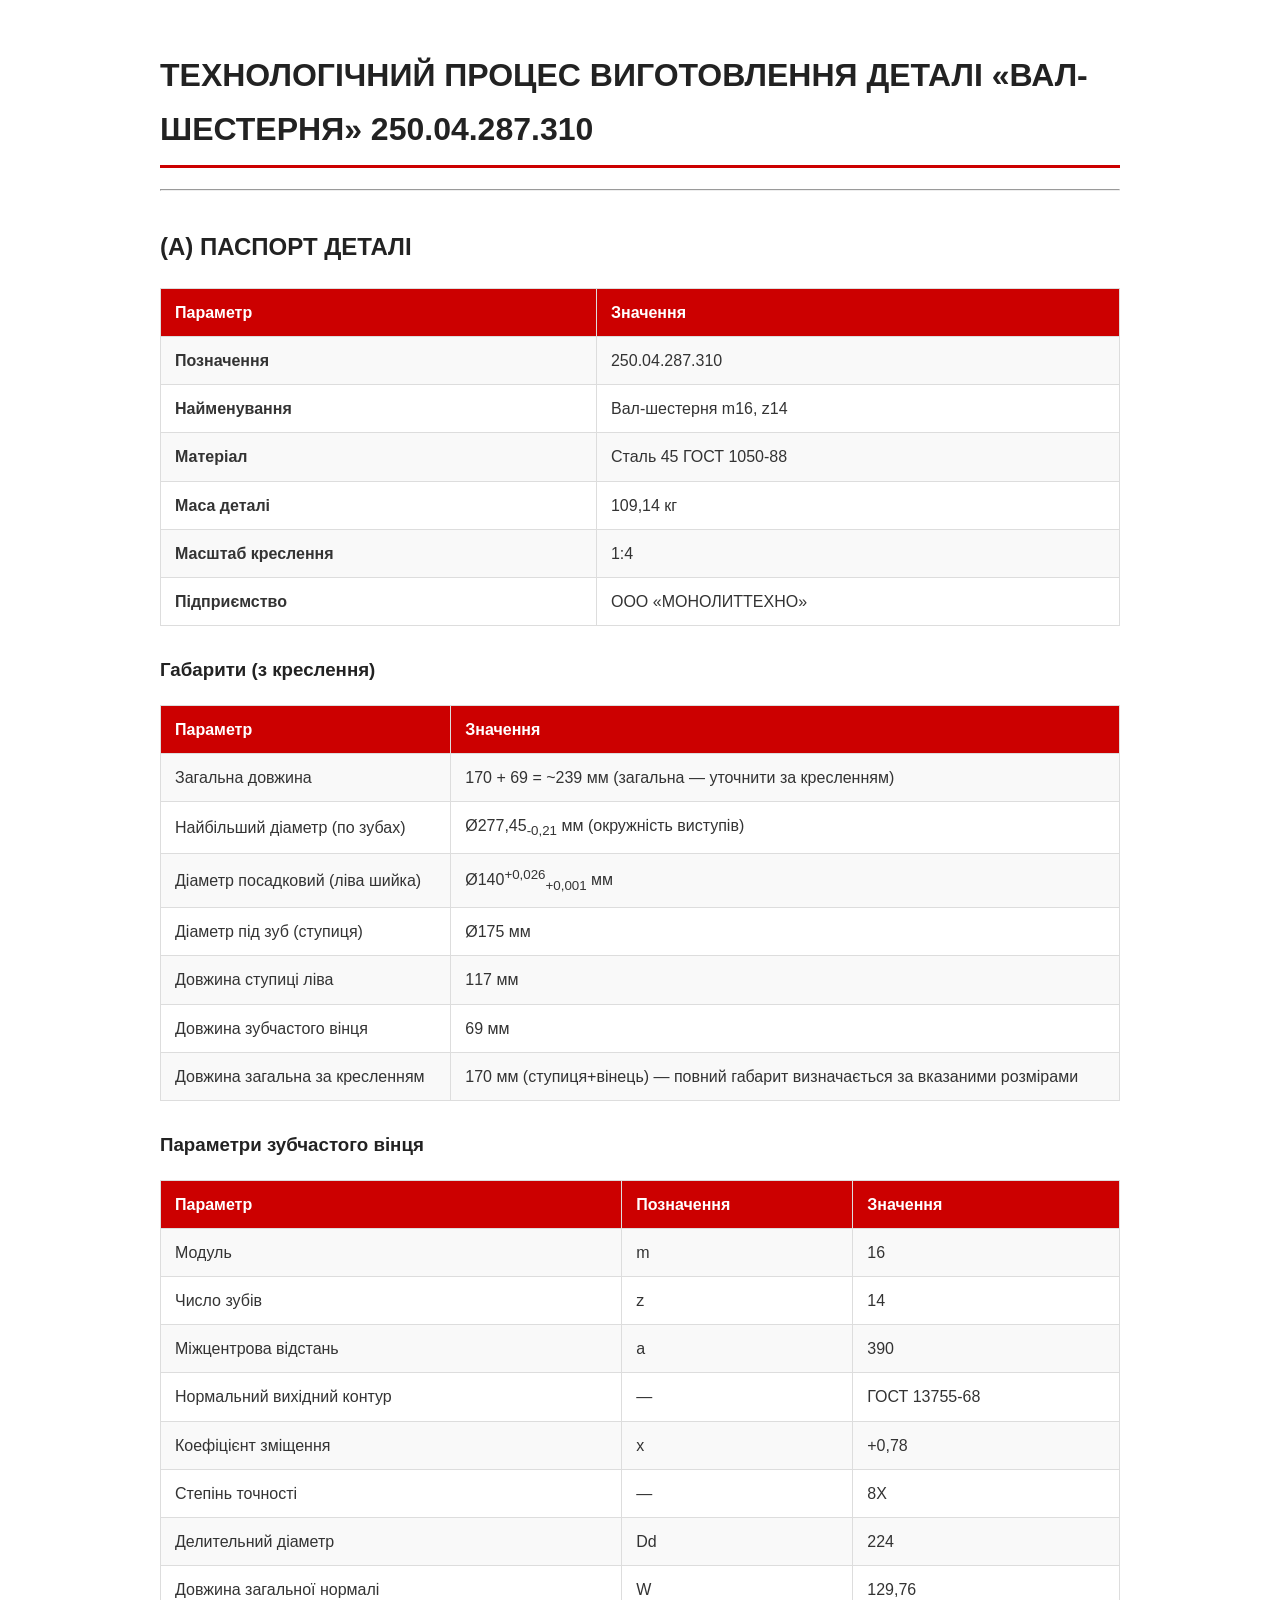
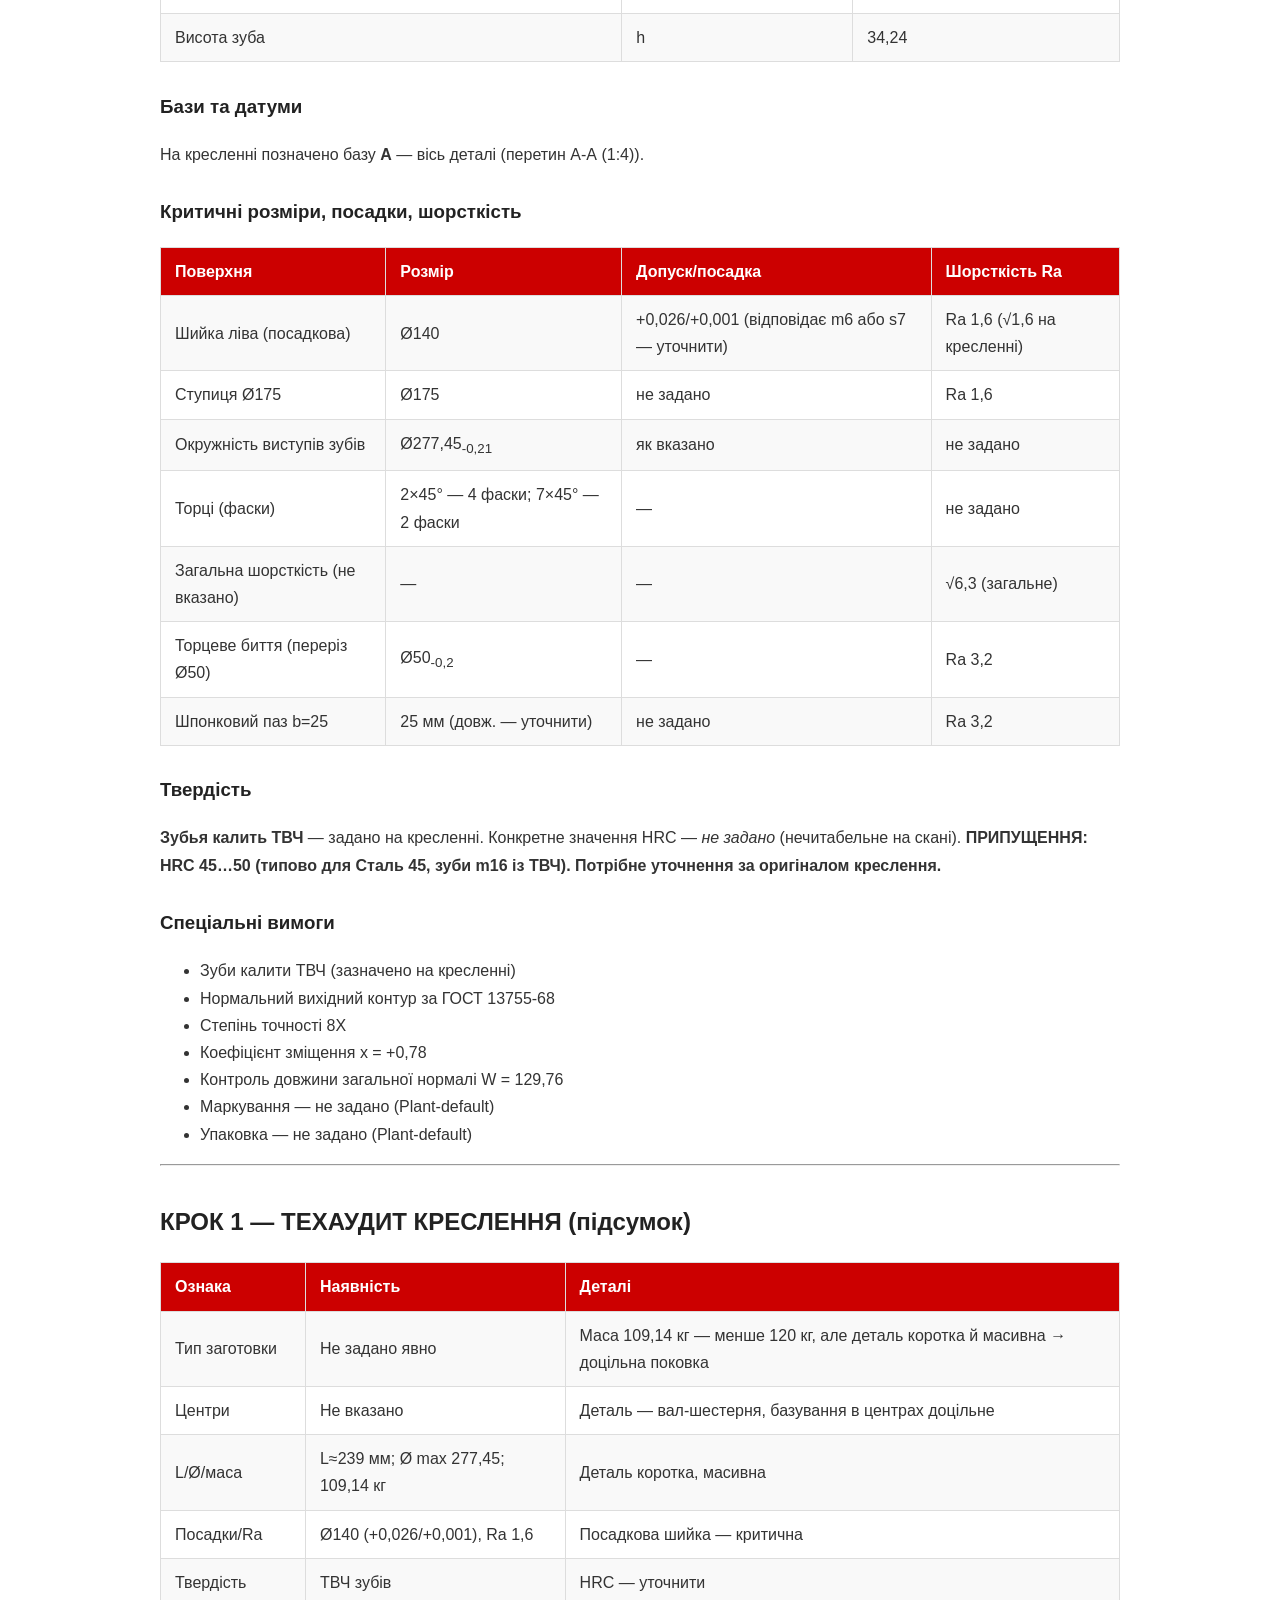
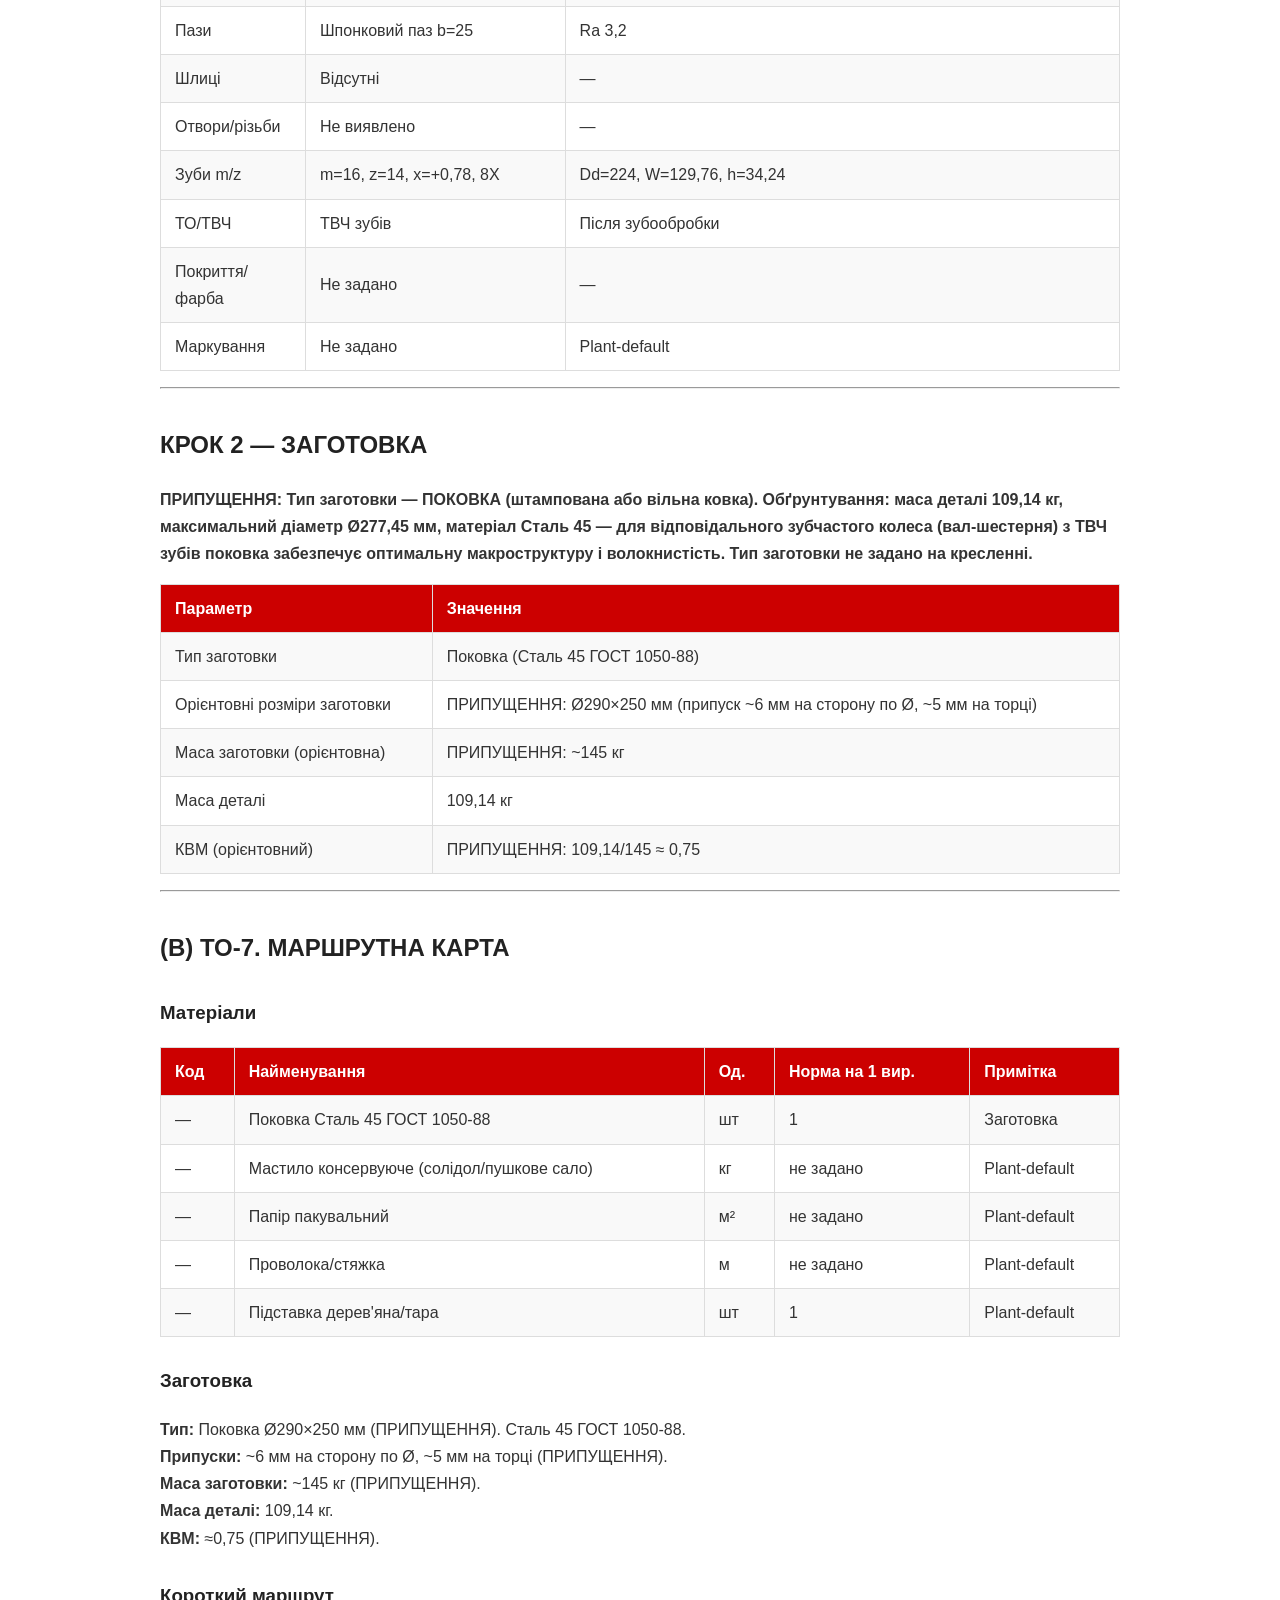
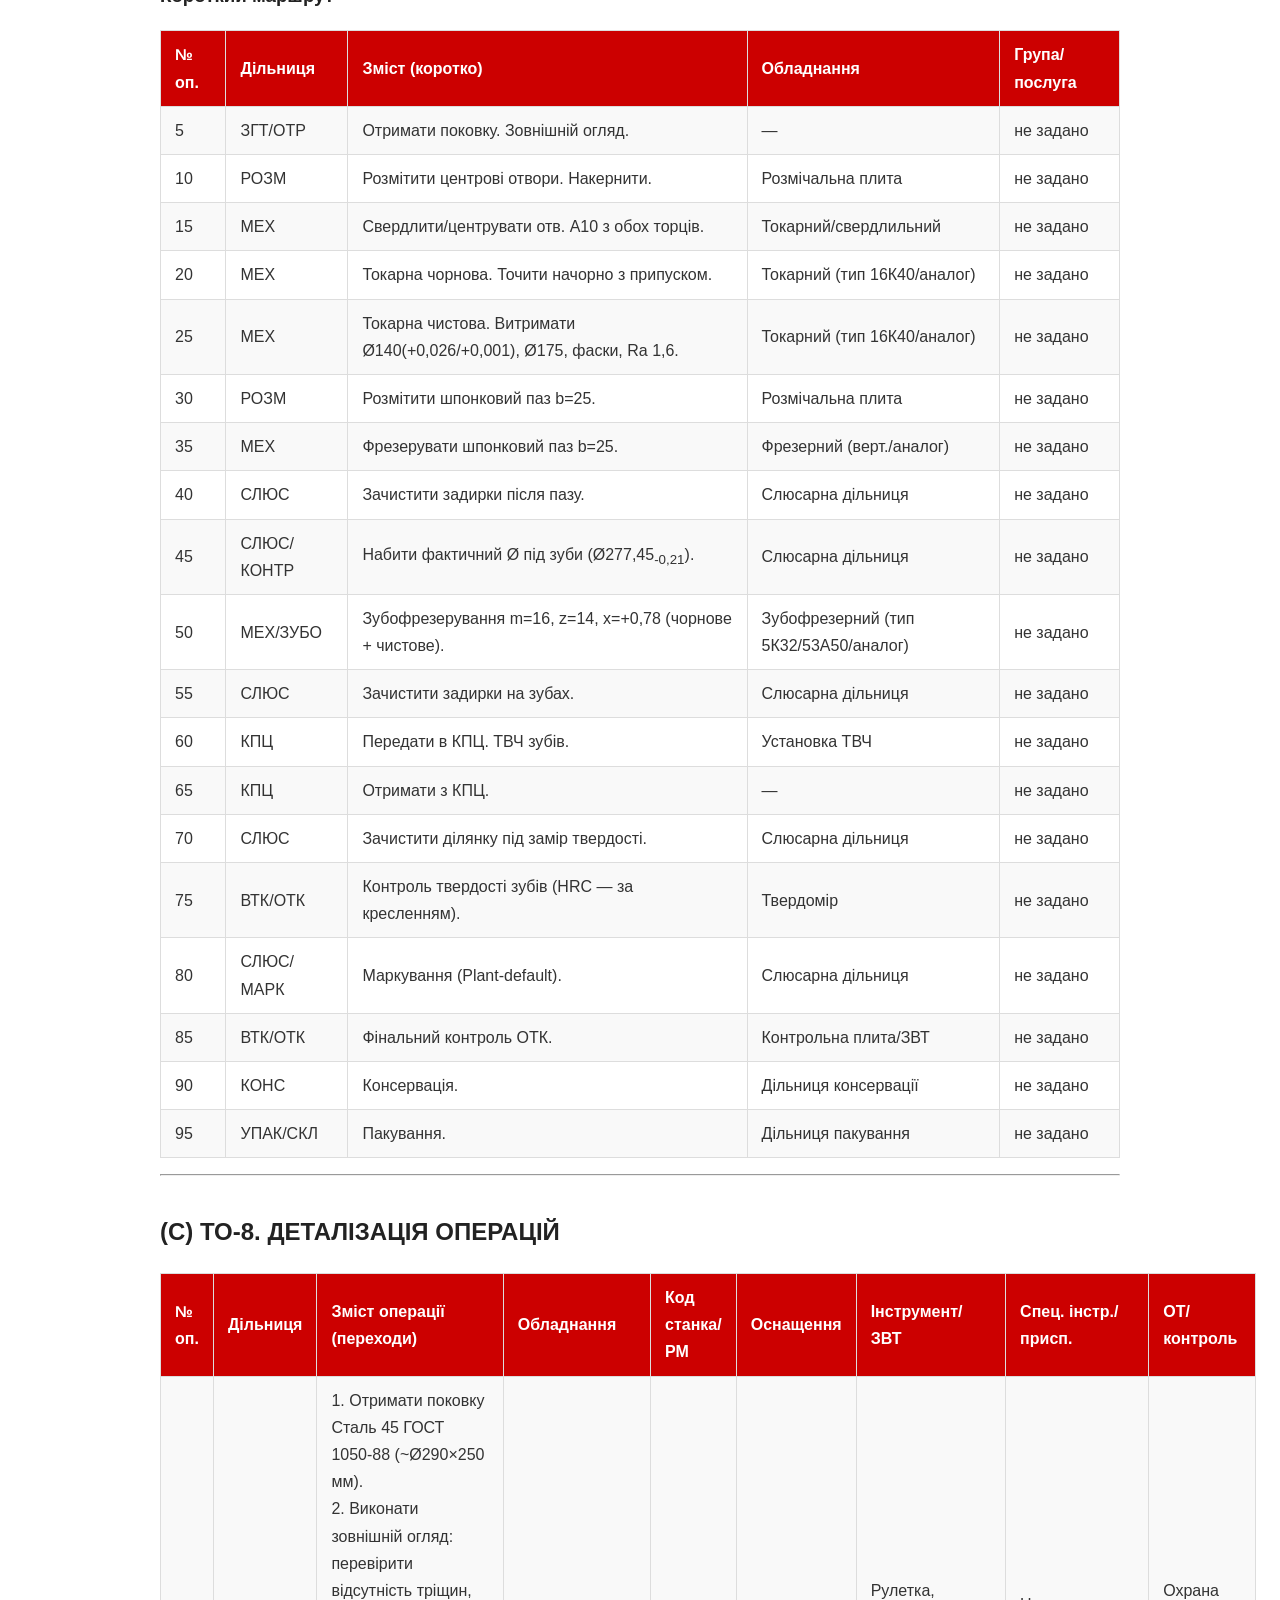
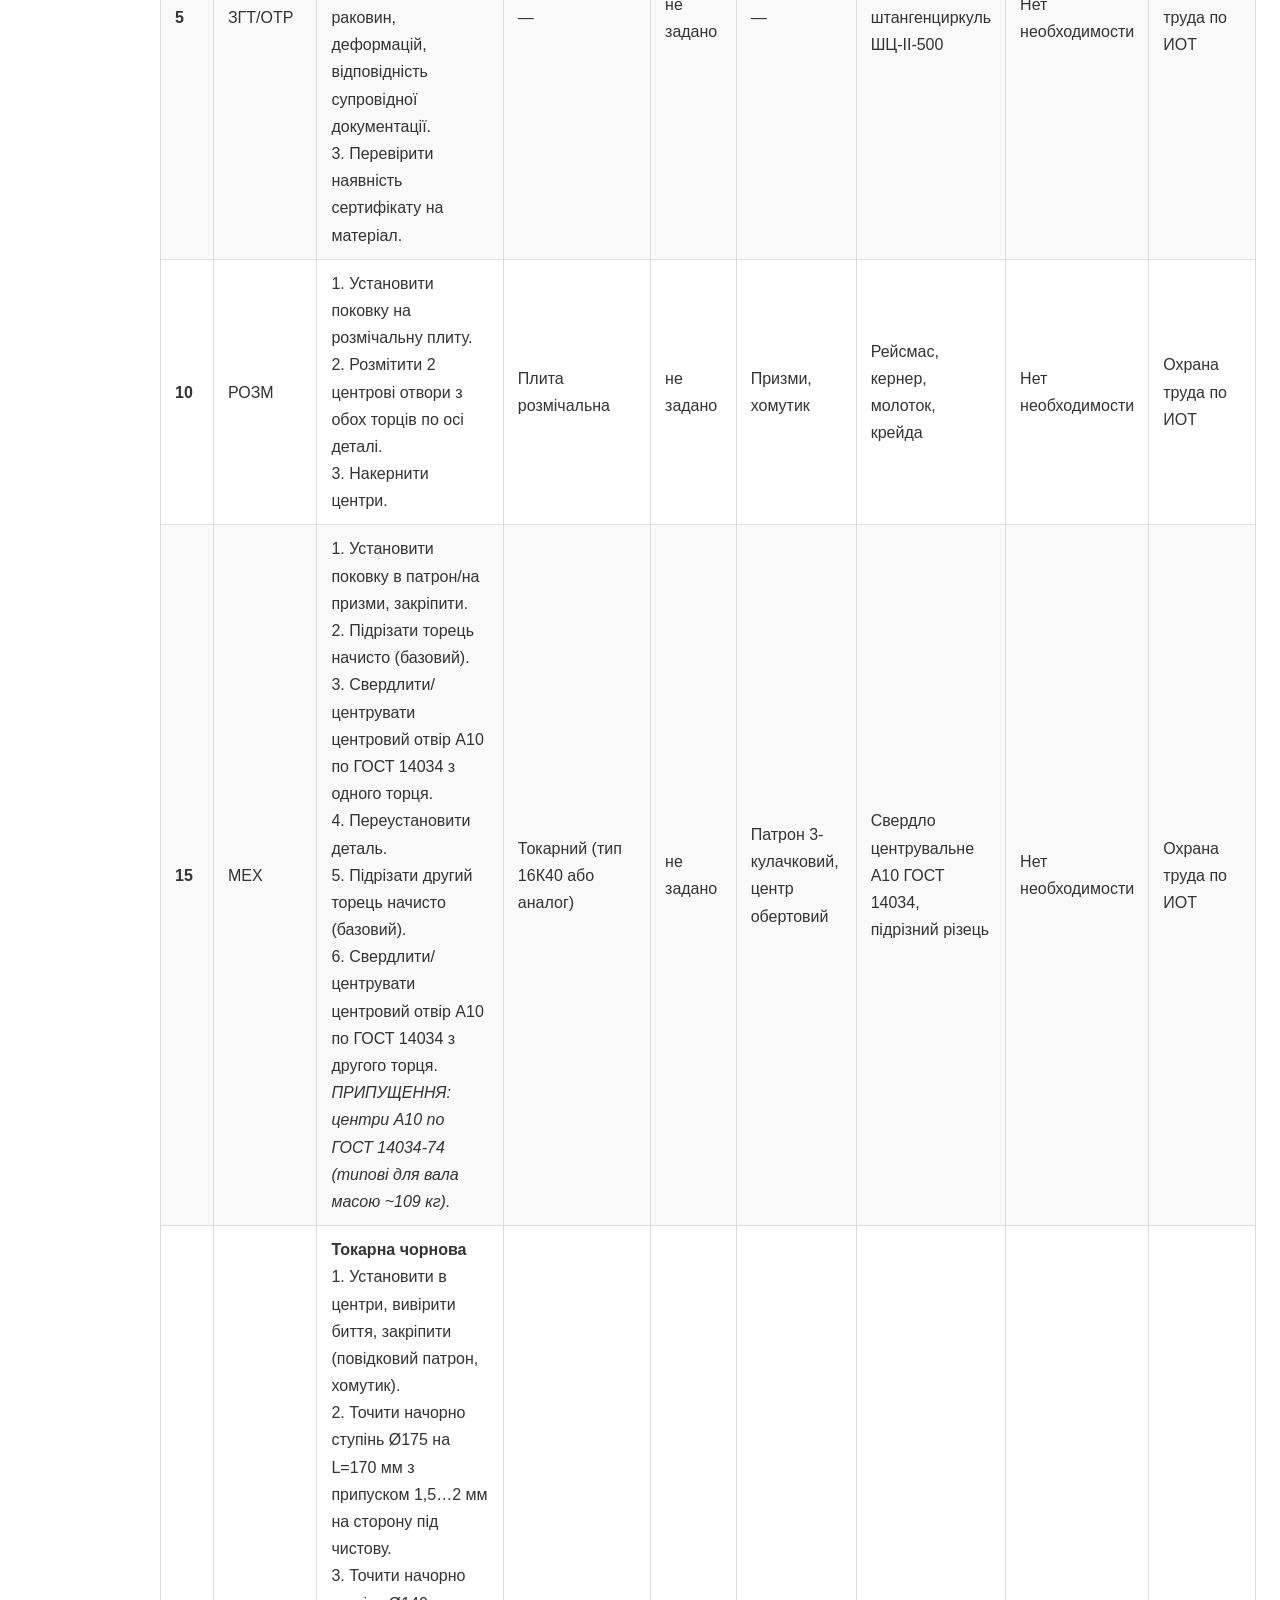
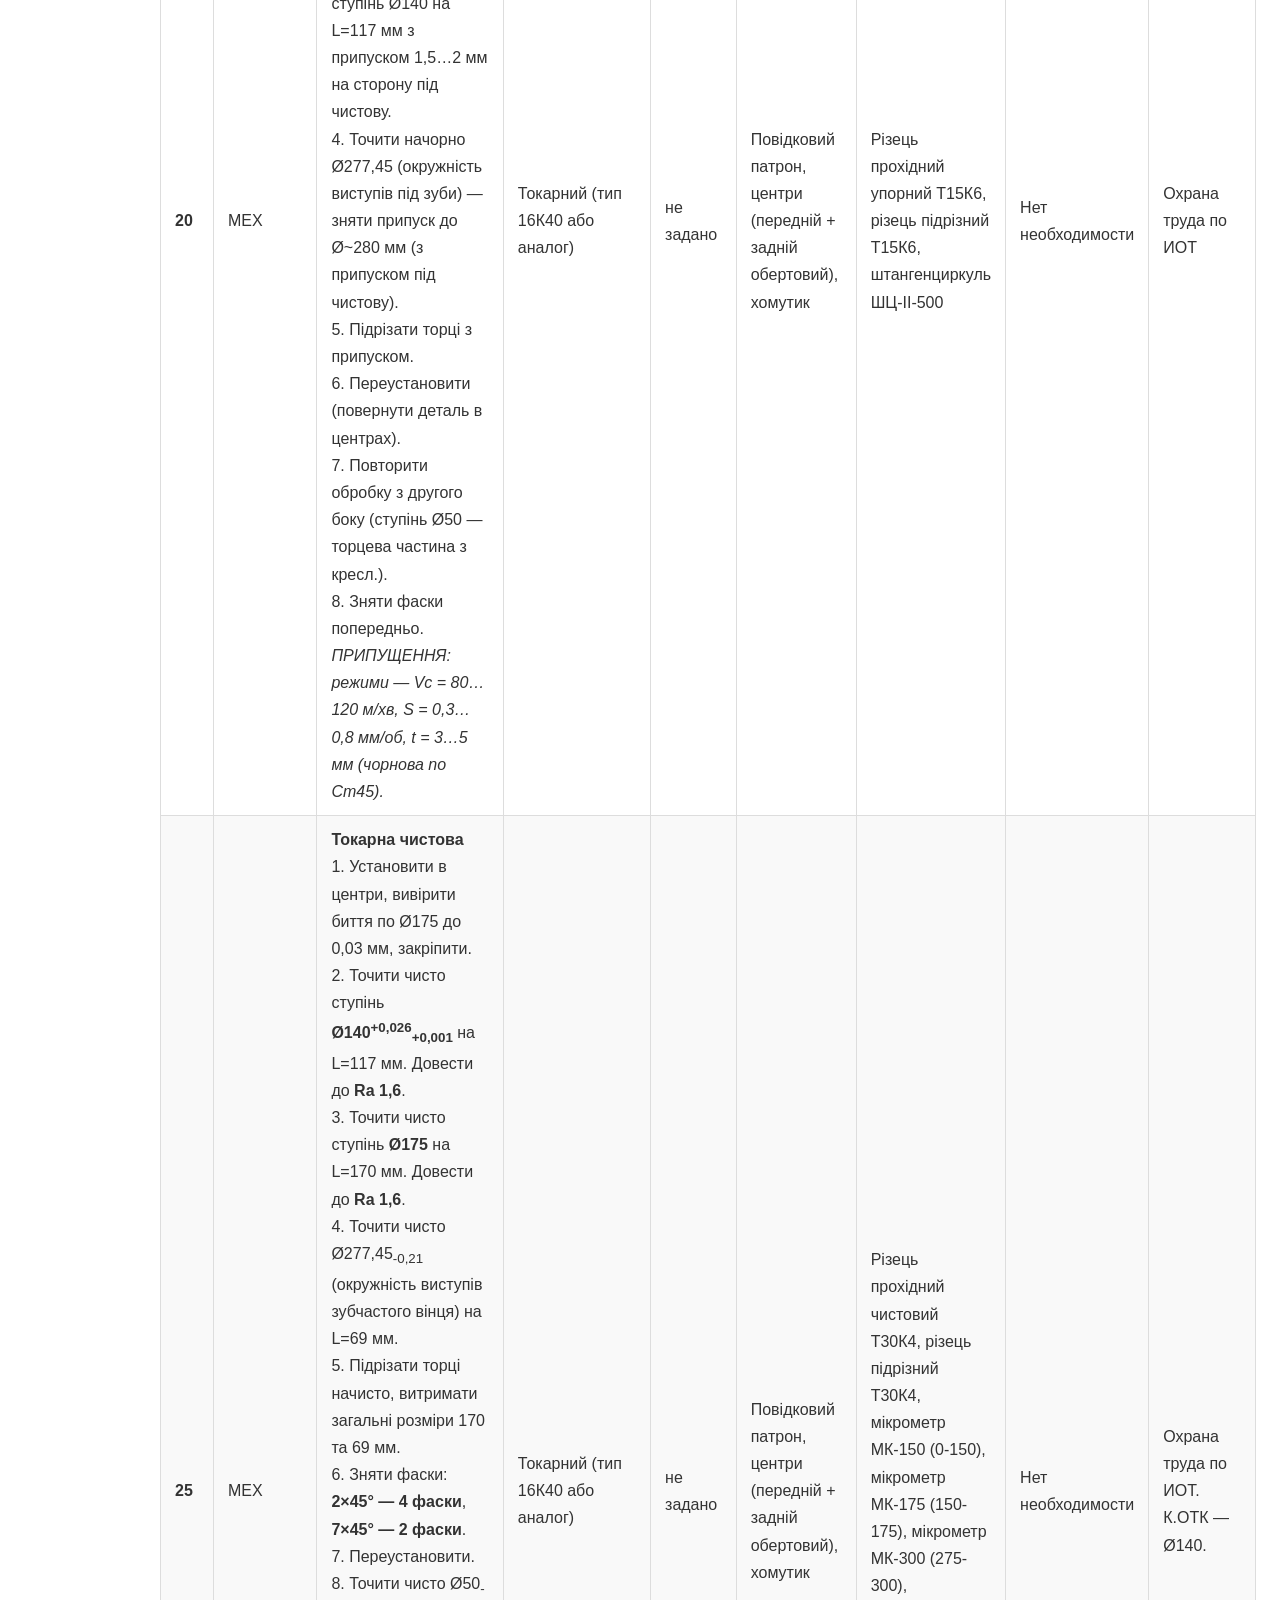
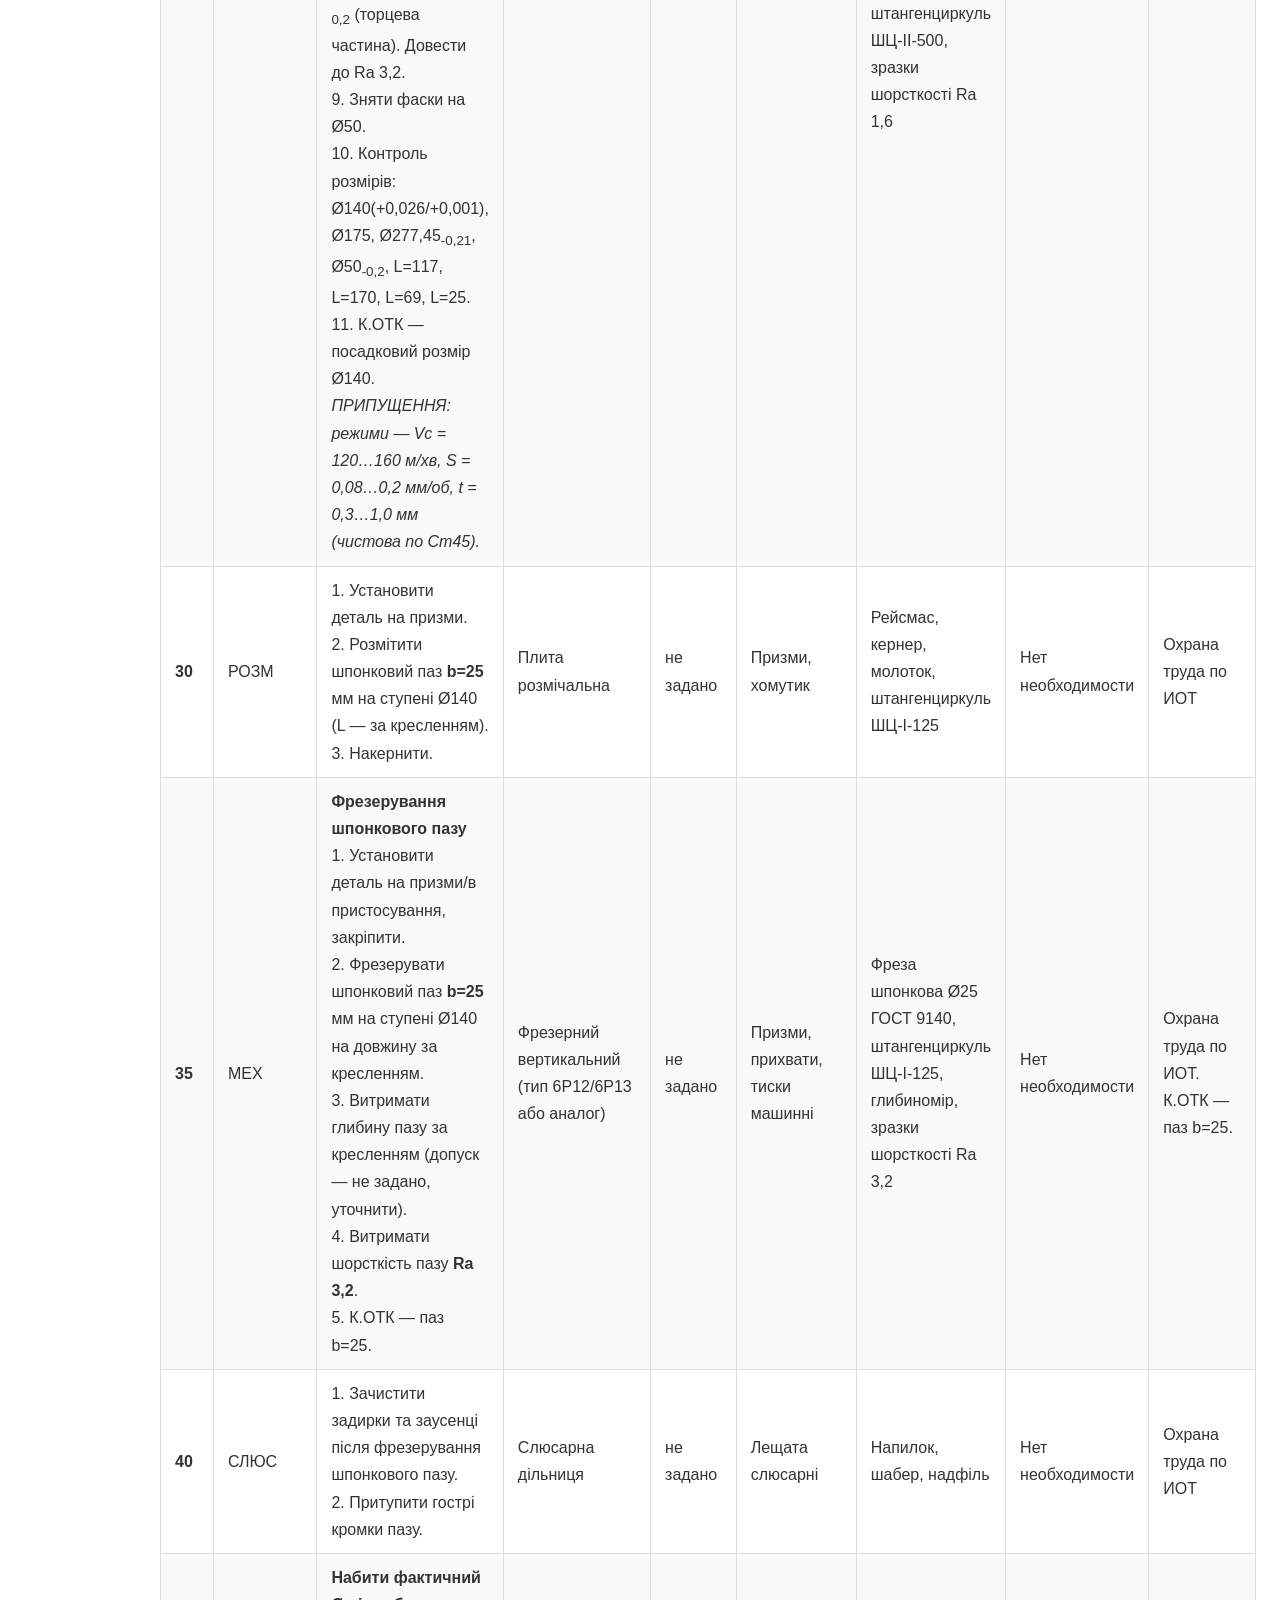
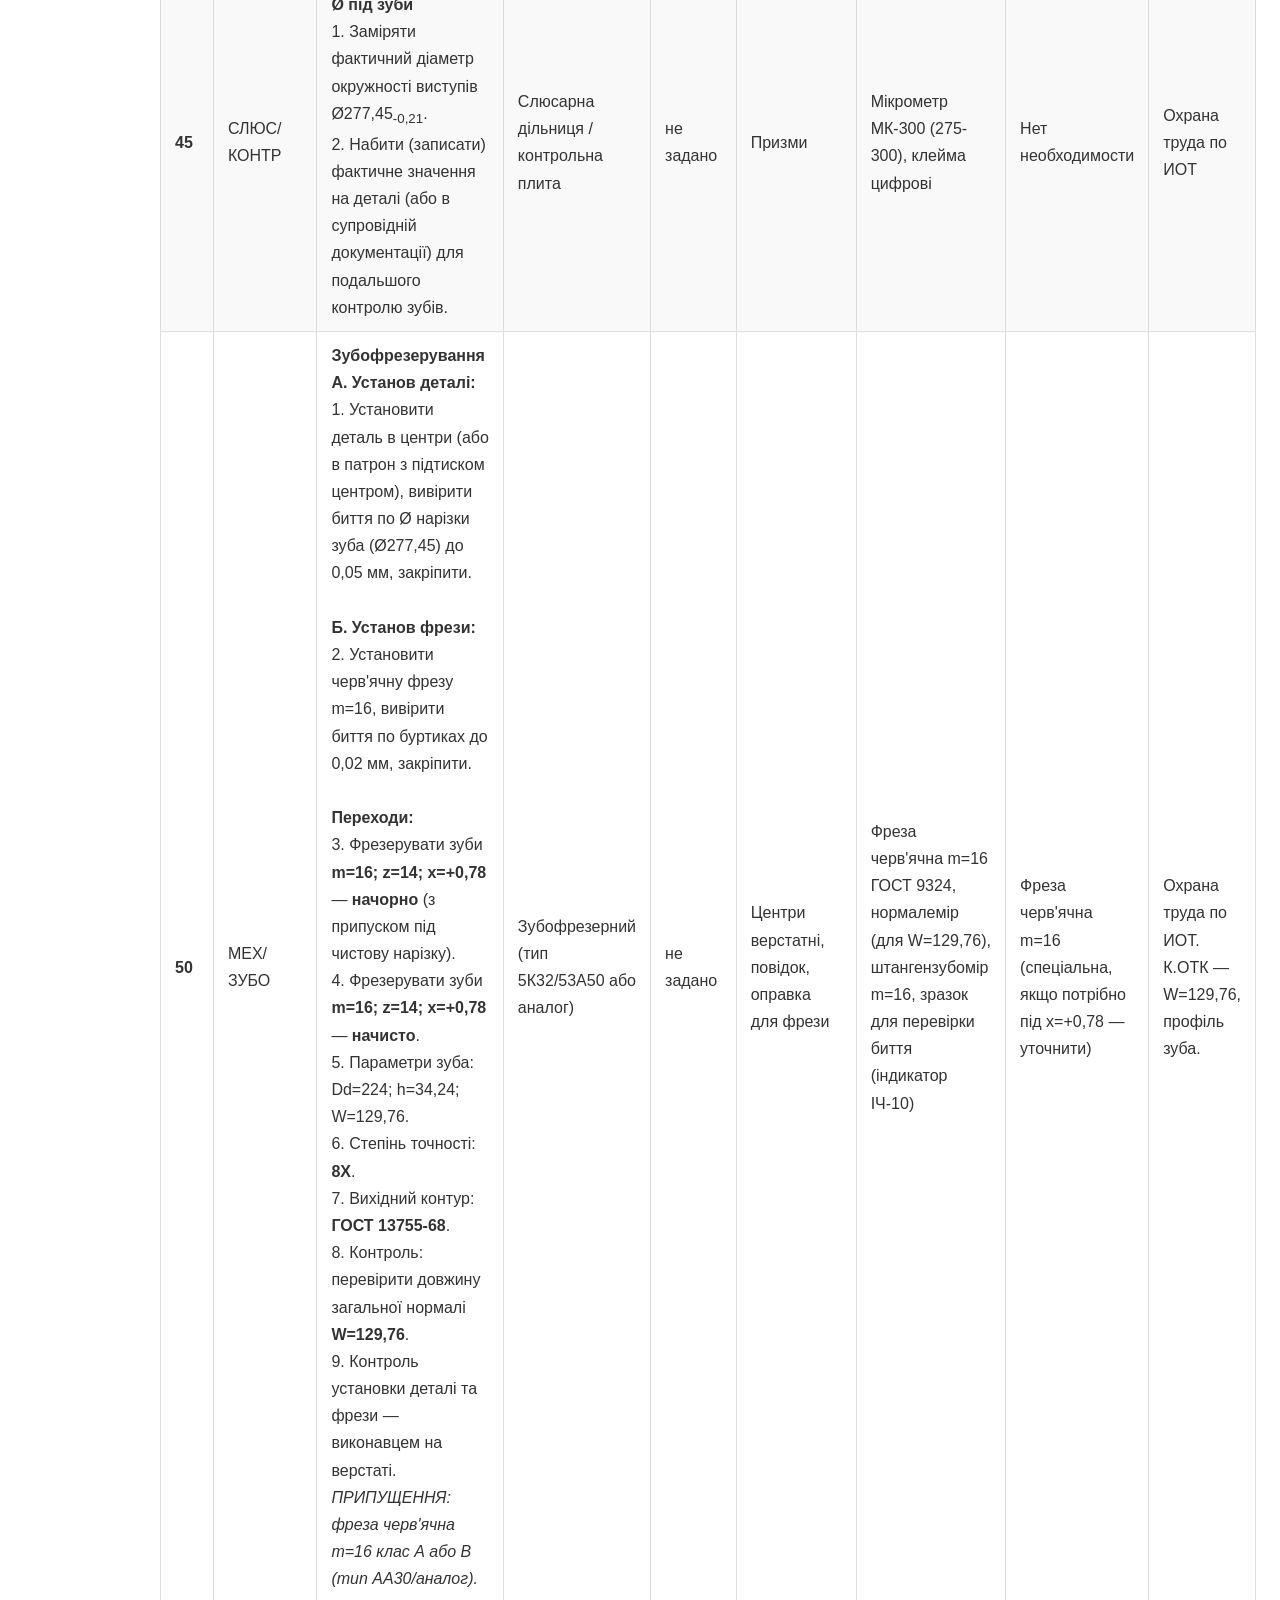
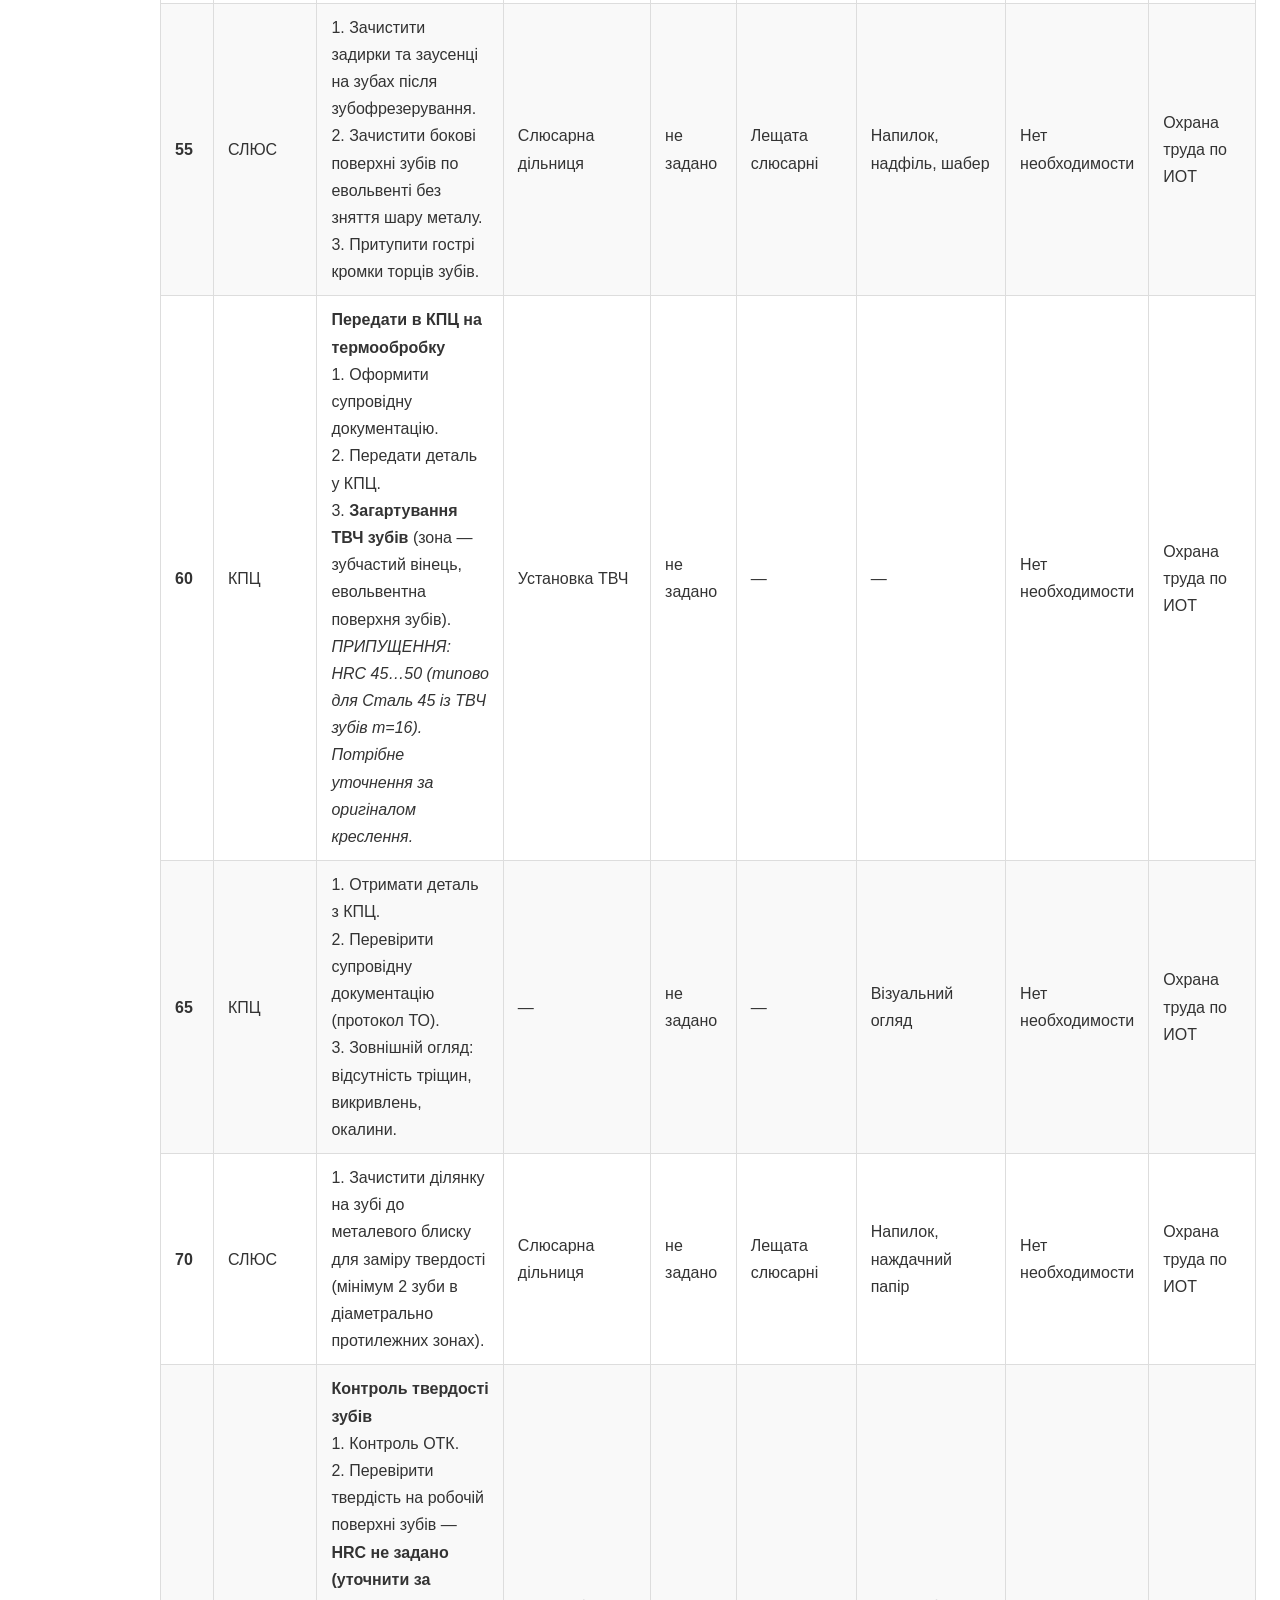
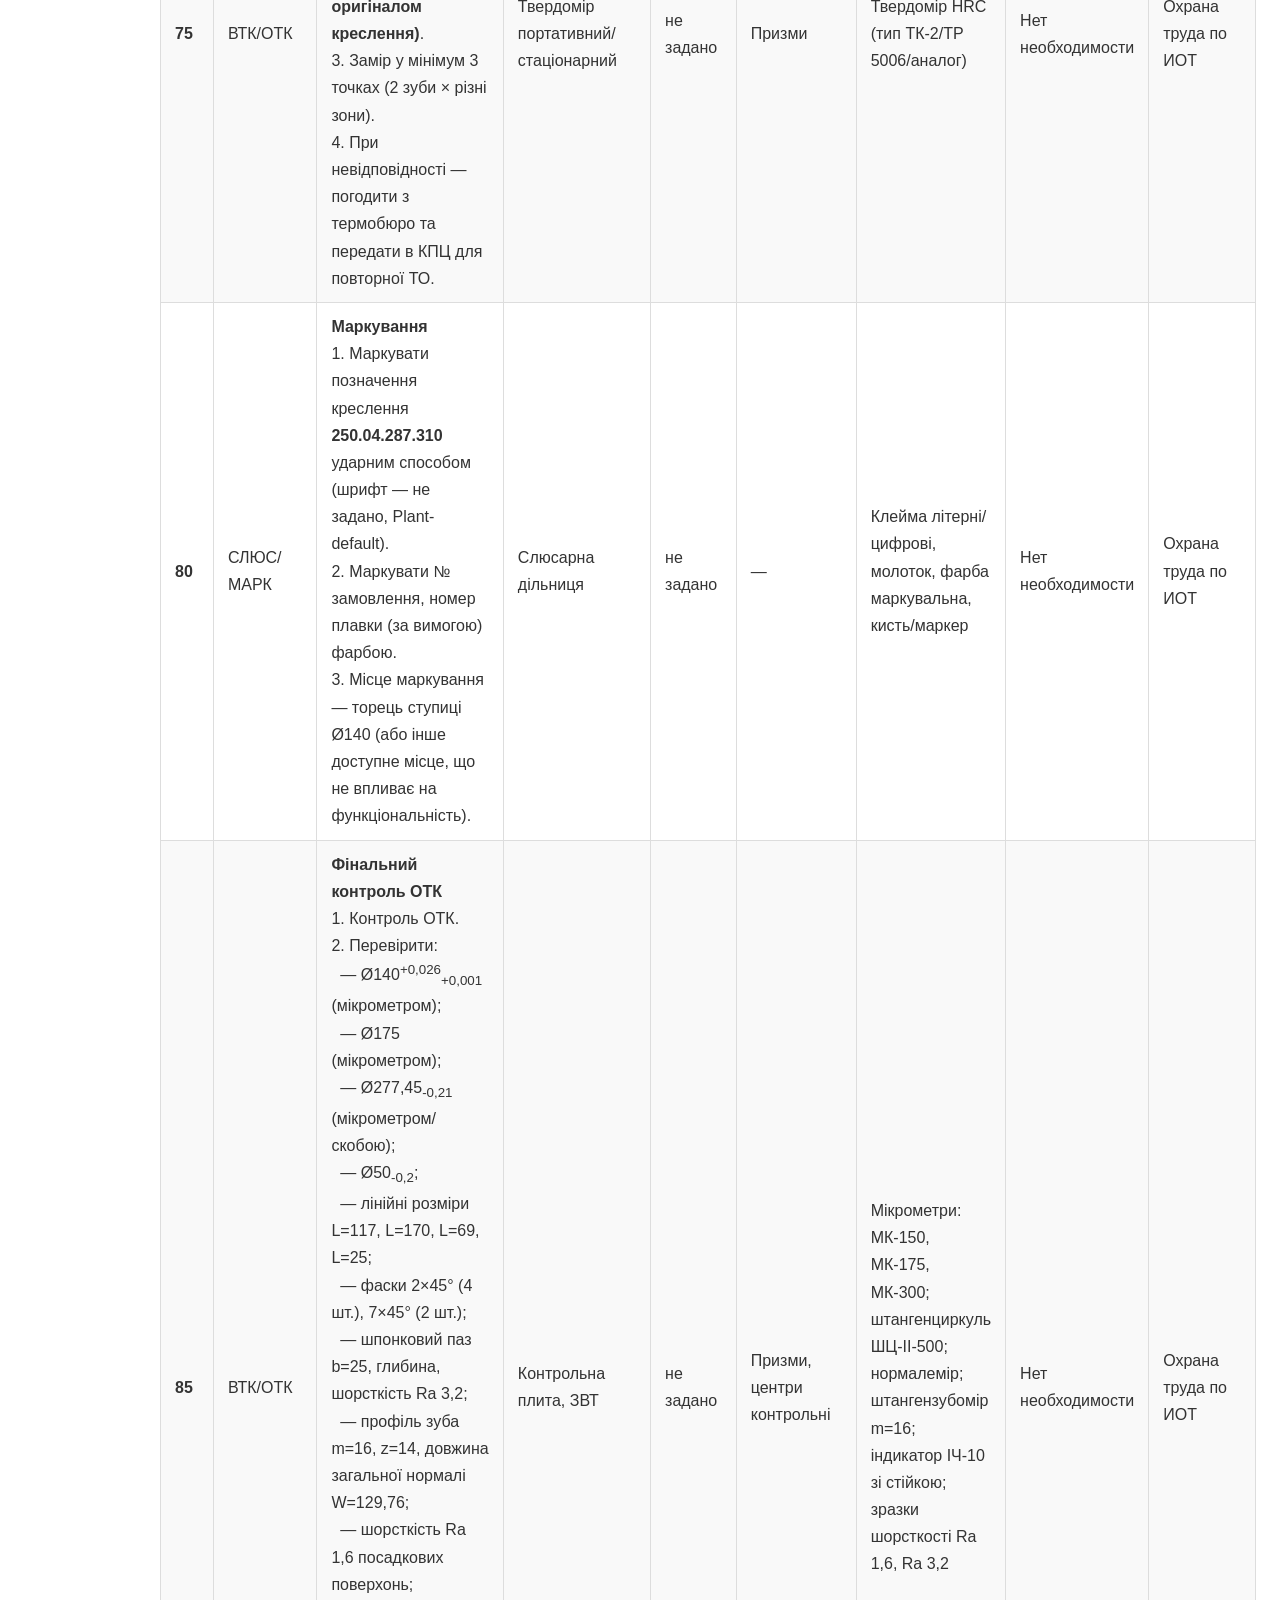
<file: technology/result_ua.html>
<!DOCTYPE html>
<html lang="uk">
<head>
<meta charset="UTF-8">
<meta name="viewport" content="width=device-width, initial-scale=1.0">
<title>Результат аналізу</title>
<style>
  body { font-family: 'Segoe UI', Tahoma, Geneva, Verdana, sans-serif; max-width: 960px; margin: 40px auto; padding: 0 24px; line-height: 1.7; color: #333; background: #fff; }
  h1, h2, h3 { color: #222; margin-top: 1.5em; }
  h1 { border-bottom: 3px solid #cc0000; padding-bottom: 8px; }
  table { border-collapse: collapse; width: 100%; margin: 1em 0; }
  th, td { border: 1px solid #ddd; padding: 10px 14px; text-align: left; }
  th { background: #cc0000; color: #fff; }
  tr:nth-child(even) { background: #f9f9f9; }
  code { background: #f0f0f0; padding: 2px 6px; border-radius: 4px; font-size: 0.9em; }
  pre { background: #2d2d2d; color: #e0e0e0; padding: 16px; border-radius: 8px; overflow-x: auto; }
  pre code { background: none; color: inherit; }
  blockquote { border-left: 4px solid #cc0000; margin: 1em 0; padding: 8px 16px; background: #fafafa; }
  @media print { body { margin: 20px; } }
</style>
</head>
<body>


<h1>ТЕХНОЛОГІЧНИЙ ПРОЦЕС ВИГОТОВЛЕННЯ ДЕТАЛІ «ВАЛ-ШЕСТЕРНЯ» 250.04.287.310</h1>

<hr>

<h2>(A) ПАСПОРТ ДЕТАЛІ</h2>

<table border="1" cellpadding="6" cellspacing="0">
<tr><th>Параметр</th><th>Значення</th></tr>
<tr><td><strong>Позначення</strong></td><td>250.04.287.310</td></tr>
<tr><td><strong>Найменування</strong></td><td>Вал-шестерня m16, z14</td></tr>
<tr><td><strong>Матеріал</strong></td><td>Сталь 45 ГОСТ 1050-88</td></tr>
<tr><td><strong>Маса деталі</strong></td><td>109,14 кг</td></tr>
<tr><td><strong>Масштаб креслення</strong></td><td>1:4</td></tr>
<tr><td><strong>Підприємство</strong></td><td>ООО «МОНОЛИТТЕХНО»</td></tr>
</table>

<h3>Габарити (з креслення)</h3>
<table border="1" cellpadding="6" cellspacing="0">
<tr><th>Параметр</th><th>Значення</th></tr>
<tr><td>Загальна довжина</td><td>170 + 69 = ~239 мм (загальна — уточнити за кресленням)</td></tr>
<tr><td>Найбільший діаметр (по зубах)</td><td>Ø277,45<sub>-0,21</sub> мм (окружність виступів)</td></tr>
<tr><td>Діаметр посадковий (ліва шийка)</td><td>Ø140<sup>+0,026</sup><sub>+0,001</sub> мм</td></tr>
<tr><td>Діаметр під зуб (ступиця)</td><td>Ø175 мм</td></tr>
<tr><td>Довжина ступиці ліва</td><td>117 мм</td></tr>
<tr><td>Довжина зубчастого вінця</td><td>69 мм</td></tr>
<tr><td>Довжина загальна за кресленням</td><td>170 мм (ступиця+вінець) — повний габарит визначається за вказаними розмірами</td></tr>
</table>

<h3>Параметри зубчастого вінця</h3>
<table border="1" cellpadding="6" cellspacing="0">
<tr><th>Параметр</th><th>Позначення</th><th>Значення</th></tr>
<tr><td>Модуль</td><td>m</td><td>16</td></tr>
<tr><td>Число зубів</td><td>z</td><td>14</td></tr>
<tr><td>Міжцентрова відстань</td><td>a</td><td>390</td></tr>
<tr><td>Нормальний вихідний контур</td><td>—</td><td>ГОСТ 13755-68</td></tr>
<tr><td>Коефіцієнт зміщення</td><td>x</td><td>+0,78</td></tr>
<tr><td>Степінь точності</td><td>—</td><td>8Х</td></tr>
<tr><td>Делительний діаметр</td><td>Dd</td><td>224</td></tr>
<tr><td>Довжина загальної нормалі</td><td>W</td><td>129,76</td></tr>
<tr><td>Висота зуба</td><td>h</td><td>34,24</td></tr>
</table>

<h3>Бази та датуми</h3>
<p>На кресленні позначено базу <strong>А</strong> — вісь деталі (перетин А-А (1:4)).</p>

<h3>Критичні розміри, посадки, шорсткість</h3>
<table border="1" cellpadding="6" cellspacing="0">
<tr><th>Поверхня</th><th>Розмір</th><th>Допуск/посадка</th><th>Шорсткість Ra</th></tr>
<tr><td>Шийка ліва (посадкова)</td><td>Ø140</td><td>+0,026/+0,001 (відповідає m6 або s7 — уточнити)</td><td>Ra 1,6 (√1,6 на кресленні)</td></tr>
<tr><td>Ступиця Ø175</td><td>Ø175</td><td>не задано</td><td>Ra 1,6</td></tr>
<tr><td>Окружність виступів зубів</td><td>Ø277,45<sub>-0,21</sub></td><td>як вказано</td><td>не задано</td></tr>
<tr><td>Торці (фаски)</td><td>2×45° — 4 фаски; 7×45° — 2 фаски</td><td>—</td><td>не задано</td></tr>
<tr><td>Загальна шорсткість (не вказано)</td><td>—</td><td>—</td><td>√6,3 (загальне)</td></tr>
<tr><td>Торцеве биття (переріз Ø50)</td><td>Ø50<sub>-0,2</sub></td><td>—</td><td>Ra 3,2</td></tr>
<tr><td>Шпонковий паз b=25</td><td>25 мм (довж. — уточнити)</td><td>не задано</td><td>Ra 3,2</td></tr>
</table>

<h3>Твердість</h3>
<p><strong>Зубья калить ТВЧ</strong> — задано на кресленні. Конкретне значення HRC — <em>не задано</em> (нечитабельне на скані). <strong>ПРИПУЩЕННЯ: HRC 45…50 (типово для Сталь 45, зуби m16 із ТВЧ). Потрібне уточнення за оригіналом креслення.</strong></p>

<h3>Спеціальні вимоги</h3>
<ul>
<li>Зуби калити ТВЧ (зазначено на кресленні)</li>
<li>Нормальний вихідний контур за ГОСТ 13755-68</li>
<li>Степінь точності 8Х</li>
<li>Коефіцієнт зміщення x = +0,78</li>
<li>Контроль довжини загальної нормалі W = 129,76</li>
<li>Маркування — не задано (Plant-default)</li>
<li>Упаковка — не задано (Plant-default)</li>
</ul>

<hr>

<h2>КРОК 1 — ТЕХАУДИТ КРЕСЛЕННЯ (підсумок)</h2>

<table border="1" cellpadding="6" cellspacing="0">
<tr><th>Ознака</th><th>Наявність</th><th>Деталі</th></tr>
<tr><td>Тип заготовки</td><td>Не задано явно</td><td>Маса 109,14 кг — менше 120 кг, але деталь коротка й масивна → доцільна поковка</td></tr>
<tr><td>Центри</td><td>Не вказано</td><td>Деталь — вал-шестерня, базування в центрах доцільне</td></tr>
<tr><td>L/Ø/маса</td><td>L≈239 мм; Ø max 277,45; 109,14 кг</td><td>Деталь коротка, масивна</td></tr>
<tr><td>Посадки/Ra</td><td>Ø140 (+0,026/+0,001), Ra 1,6</td><td>Посадкова шийка — критична</td></tr>
<tr><td>Твердість</td><td>ТВЧ зубів</td><td>HRC — уточнити</td></tr>
<tr><td>Пази</td><td>Шпонковий паз b=25</td><td>Ra 3,2</td></tr>
<tr><td>Шлиці</td><td>Відсутні</td><td>—</td></tr>
<tr><td>Отвори/різьби</td><td>Не виявлено</td><td>—</td></tr>
<tr><td>Зуби m/z</td><td>m=16, z=14, x=+0,78, 8Х</td><td>Dd=224, W=129,76, h=34,24</td></tr>
<tr><td>ТО/ТВЧ</td><td>ТВЧ зубів</td><td>Після зубообробки</td></tr>
<tr><td>Покриття/фарба</td><td>Не задано</td><td>—</td></tr>
<tr><td>Маркування</td><td>Не задано</td><td>Plant-default</td></tr>
</table>

<hr>

<h2>КРОК 2 — ЗАГОТОВКА</h2>

<p><strong>ПРИПУЩЕННЯ: Тип заготовки — ПОКОВКА (штампована або вільна ковка). Обґрунтування: маса деталі 109,14 кг, максимальний діаметр Ø277,45 мм, матеріал Сталь 45 — для відповідального зубчастого колеса (вал-шестерня) з ТВЧ зубів поковка забезпечує оптимальну макроструктуру і волокнистість. Тип заготовки не задано на кресленні.</strong></p>

<table border="1" cellpadding="6" cellspacing="0">
<tr><th>Параметр</th><th>Значення</th></tr>
<tr><td>Тип заготовки</td><td>Поковка (Сталь 45 ГОСТ 1050-88)</td></tr>
<tr><td>Орієнтовні розміри заготовки</td><td>ПРИПУЩЕННЯ: Ø290×250 мм (припуск ~6 мм на сторону по Ø, ~5 мм на торці)</td></tr>
<tr><td>Маса заготовки (орієнтовна)</td><td>ПРИПУЩЕННЯ: ~145 кг</td></tr>
<tr><td>Маса деталі</td><td>109,14 кг</td></tr>
<tr><td>КВМ (орієнтовний)</td><td>ПРИПУЩЕННЯ: 109,14/145 ≈ 0,75</td></tr>
</table>

<hr>

<h2>(B) ТО-7. МАРШРУТНА КАРТА</h2>

<h3>Матеріали</h3>
<table border="1" cellpadding="6" cellspacing="0">
<tr><th>Код</th><th>Найменування</th><th>Од.</th><th>Норма на 1 вир.</th><th>Примітка</th></tr>
<tr><td>—</td><td>Поковка Сталь 45 ГОСТ 1050-88</td><td>шт</td><td>1</td><td>Заготовка</td></tr>
<tr><td>—</td><td>Мастило консервуюче (солідол/пушкове сало)</td><td>кг</td><td>не задано</td><td>Plant-default</td></tr>
<tr><td>—</td><td>Папір пакувальний</td><td>м²</td><td>не задано</td><td>Plant-default</td></tr>
<tr><td>—</td><td>Проволока/стяжка</td><td>м</td><td>не задано</td><td>Plant-default</td></tr>
<tr><td>—</td><td>Підставка дерев'яна/тара</td><td>шт</td><td>1</td><td>Plant-default</td></tr>
</table>

<h3>Заготовка</h3>
<p><strong>Тип:</strong> Поковка Ø290×250 мм (ПРИПУЩЕННЯ). Сталь 45 ГОСТ 1050-88.<br>
<strong>Припуски:</strong> ~6 мм на сторону по Ø, ~5 мм на торці (ПРИПУЩЕННЯ).<br>
<strong>Маса заготовки:</strong> ~145 кг (ПРИПУЩЕННЯ).<br>
<strong>Маса деталі:</strong> 109,14 кг.<br>
<strong>КВМ:</strong> ≈0,75 (ПРИПУЩЕННЯ).</p>

<h3>Короткий маршрут</h3>
<table border="1" cellpadding="6" cellspacing="0">
<tr><th>№ оп.</th><th>Дільниця</th><th>Зміст (коротко)</th><th>Обладнання</th><th>Група/послуга</th></tr>
<tr><td>5</td><td>ЗГТ/ОТР</td><td>Отримати поковку. Зовнішній огляд.</td><td>—</td><td>не задано</td></tr>
<tr><td>10</td><td>РОЗМ</td><td>Розмітити центрові отвори. Накернити.</td><td>Розмічальна плита</td><td>не задано</td></tr>
<tr><td>15</td><td>МЕХ</td><td>Свердлити/центрувати отв. A10 з обох торців.</td><td>Токарний/свердлильний</td><td>не задано</td></tr>
<tr><td>20</td><td>МЕХ</td><td>Токарна чорнова. Точити начорно з припуском.</td><td>Токарний (тип 16К40/аналог)</td><td>не задано</td></tr>
<tr><td>25</td><td>МЕХ</td><td>Токарна чистова. Витримати Ø140(+0,026/+0,001), Ø175, фаски, Ra 1,6.</td><td>Токарний (тип 16К40/аналог)</td><td>не задано</td></tr>
<tr><td>30</td><td>РОЗМ</td><td>Розмітити шпонковий паз b=25.</td><td>Розмічальна плита</td><td>не задано</td></tr>
<tr><td>35</td><td>МЕХ</td><td>Фрезерувати шпонковий паз b=25.</td><td>Фрезерний (верт./аналог)</td><td>не задано</td></tr>
<tr><td>40</td><td>СЛЮС</td><td>Зачистити задирки після пазу.</td><td>Слюсарна дільниця</td><td>не задано</td></tr>
<tr><td>45</td><td>СЛЮС/КОНТР</td><td>Набити фактичний Ø під зуби (Ø277,45<sub>-0,21</sub>).</td><td>Слюсарна дільниця</td><td>не задано</td></tr>
<tr><td>50</td><td>МЕХ/ЗУБО</td><td>Зубофрезерування m=16, z=14, x=+0,78 (чорнове + чистове).</td><td>Зубофрезерний (тип 5К32/53А50/аналог)</td><td>не задано</td></tr>
<tr><td>55</td><td>СЛЮС</td><td>Зачистити задирки на зубах.</td><td>Слюсарна дільниця</td><td>не задано</td></tr>
<tr><td>60</td><td>КПЦ</td><td>Передати в КПЦ. ТВЧ зубів.</td><td>Установка ТВЧ</td><td>не задано</td></tr>
<tr><td>65</td><td>КПЦ</td><td>Отримати з КПЦ.</td><td>—</td><td>не задано</td></tr>
<tr><td>70</td><td>СЛЮС</td><td>Зачистити ділянку під замір твердості.</td><td>Слюсарна дільниця</td><td>не задано</td></tr>
<tr><td>75</td><td>ВТК/ОТК</td><td>Контроль твердості зубів (HRC — за кресленням).</td><td>Твердомір</td><td>не задано</td></tr>
<tr><td>80</td><td>СЛЮС/МАРК</td><td>Маркування (Plant-default).</td><td>Слюсарна дільниця</td><td>не задано</td></tr>
<tr><td>85</td><td>ВТК/ОТК</td><td>Фінальний контроль ОТК.</td><td>Контрольна плита/ЗВТ</td><td>не задано</td></tr>
<tr><td>90</td><td>КОНС</td><td>Консервація.</td><td>Дільниця консервації</td><td>не задано</td></tr>
<tr><td>95</td><td>УПАК/СКЛ</td><td>Пакування.</td><td>Дільниця пакування</td><td>не задано</td></tr>
</table>

<hr>

<h2>(C) ТО-8. ДЕТАЛІЗАЦІЯ ОПЕРАЦІЙ</h2>

<table border="1" cellpadding="5" cellspacing="0" width="100%">
<tr style="background:#ddd;">
<th>№ оп.</th>
<th>Дільниця</th>
<th>Зміст операції (переходи)</th>
<th>Обладнання</th>
<th>Код станка/РМ</th>
<th>Оснащення</th>
<th>Інструмент/ЗВТ</th>
<th>Спец. інстр./присп.</th>
<th>ОТ/контроль</th>
</tr>

<!-- ОП.5 -->
<tr>
<td><strong>5</strong></td>
<td>ЗГТ/ОТР</td>
<td>
1. Отримати поковку Сталь 45 ГОСТ 1050-88 (~Ø290×250 мм).<br>
2. Виконати зовнішній огляд: перевірити відсутність тріщин, раковин, деформацій, відповідність супровідної документації.<br>
3. Перевірити наявність сертифікату на матеріал.
</td>
<td>—</td>
<td>не задано</td>
<td>—</td>
<td>Рулетка, штангенциркуль ШЦ-ІІ-500</td>
<td>Нет необходимости</td>
<td>Охрана труда по ИОТ</td>
</tr>

<!-- ОП.10 -->
<tr>
<td><strong>10</strong></td>
<td>РОЗМ</td>
<td>
1. Установити поковку на розмічальну плиту.<br>
2. Розмітити 2 центрові отвори з обох торців по осі деталі.<br>
3. Накернити центри.
</td>
<td>Плита розмічальна</td>
<td>не задано</td>
<td>Призми, хомутик</td>
<td>Рейсмас, кернер, молоток, крейда</td>
<td>Нет необходимости</td>
<td>Охрана труда по ИОТ</td>
</tr>

<!-- ОП.15 -->
<tr>
<td><strong>15</strong></td>
<td>МЕХ</td>
<td>
1. Установити поковку в патрон/на призми, закріпити.<br>
2. Підрізати торець начисто (базовий).<br>
3. Свердлити/центрувати центровий отвір А10 по ГОСТ 14034 з одного торця.<br>
4. Переустановити деталь.<br>
5. Підрізати другий торець начисто (базовий).<br>
6. Свердлити/центрувати центровий отвір А10 по ГОСТ 14034 з другого торця.<br>
<em>ПРИПУЩЕННЯ: центри А10 по ГОСТ 14034-74 (типові для вала масою ~109 кг).</em>
</td>
<td>Токарний (тип 16К40 або аналог)</td>
<td>не задано</td>
<td>Патрон 3-кулачковий, центр обертовий</td>
<td>Свердло центрувальне А10 ГОСТ 14034, підрізний різець</td>
<td>Нет необходимости</td>
<td>Охрана труда по ИОТ</td>
</tr>

<!-- ОП.20 -->
<tr>
<td><strong>20</strong></td>
<td>МЕХ</td>
<td>
<strong>Токарна чорнова</strong><br>
1. Установити в центри, вивірити биття, закріпити (повідковий патрон, хомутик).<br>
2. Точити начорно ступінь Ø175 на L=170 мм з припуском 1,5…2 мм на сторону під чистову.<br>
3. Точити начорно ступінь Ø140 на L=117 мм з припуском 1,5…2 мм на сторону під чистову.<br>
4. Точити начорно Ø277,45 (окружність виступів під зуби) — зняти припуск до Ø~280 мм (з припуском під чистову).<br>
5. Підрізати торці з припуском.<br>
6. Переустановити (повернути деталь в центрах).<br>
7. Повторити обробку з другого боку (ступінь Ø50 — торцева частина з кресл.).<br>
8. Зняти фаски попередньо.<br>
<em>ПРИПУЩЕННЯ: режими — Vc = 80…120 м/хв, S = 0,3…0,8 мм/об, t = 3…5 мм (чорнова по Ст45).</em>
</td>
<td>Токарний (тип 16К40 або аналог)</td>
<td>не задано</td>
<td>Повідковий патрон, центри (передній + задній обертовий), хомутик</td>
<td>Різець прохідний упорний Т15К6, різець підрізний Т15К6, штангенциркуль ШЦ-ІІ-500</td>
<td>Нет необходимости</td>
<td>Охрана труда по ИОТ</td>
</tr>

<!-- ОП.25 -->
<tr>
<td><strong>25</strong></td>
<td>МЕХ</td>
<td>
<strong>Токарна чистова</strong><br>
1. Установити в центри, вивірити биття по Ø175 до 0,03 мм, закріпити.<br>
2. Точити чисто ступінь <strong>Ø140<sup>+0,026</sup><sub>+0,001</sub></strong> на L=117 мм. Довести до <strong>Ra 1,6</strong>.<br>
3. Точити чисто ступінь <strong>Ø175</strong> на L=170 мм. Довести до <strong>Ra 1,6</strong>.<br>
4. Точити чисто Ø277,45<sub>-0,21</sub> (окружність виступів зубчастого вінця) на L=69 мм.<br>
5. Підрізати торці начисто, витримати загальні розміри 170 та 69 мм.<br>
6. Зняти фаски: <strong>2×45° — 4 фаски</strong>, <strong>7×45° — 2 фаски</strong>.<br>
7. Переустановити.<br>
8. Точити чисто Ø50<sub>-0,2</sub> (торцева частина). Довести до Ra 3,2.<br>
9. Зняти фаски на Ø50.<br>
10. Контроль розмірів: Ø140(+0,026/+0,001), Ø175, Ø277,45<sub>-0,21</sub>, Ø50<sub>-0,2</sub>, L=117, L=170, L=69, L=25.<br>
11. К.ОТК — посадковий розмір Ø140.<br>
<em>ПРИПУЩЕННЯ: режими — Vc = 120…160 м/хв, S = 0,08…0,2 мм/об, t = 0,3…1,0 мм (чистова по Ст45).</em>
</td>
<td>Токарний (тип 16К40 або аналог)</td>
<td>не задано</td>
<td>Повідковий патрон, центри (передній + задній обертовий), хомутик</td>
<td>Різець прохідний чистовий Т30К4, різець підрізний Т30К4, мікрометр МК-150 (0-150), мікрометр МК-175 (150-175), мікрометр МК-300 (275-300), штангенциркуль ШЦ-ІІ-500, зразки шорсткості Ra 1,6</td>
<td>Нет необходимости</td>
<td>Охрана труда по ИОТ. К.ОТК — Ø140.</td>
</tr>

<!-- ОП.30 -->
<tr>
<td><strong>30</strong></td>
<td>РОЗМ</td>
<td>
1. Установити деталь на призми.<br>
2. Розмітити шпонковий паз <strong>b=25</strong> мм на ступені Ø140 (L — за кресленням).<br>
3. Накернити.
</td>
<td>Плита розмічальна</td>
<td>не задано</td>
<td>Призми, хомутик</td>
<td>Рейсмас, кернер, молоток, штангенциркуль ШЦ-І-125</td>
<td>Нет необходимости</td>
<td>Охрана труда по ИОТ</td>
</tr>

<!-- ОП.35 -->
<tr>
<td><strong>35</strong></td>
<td>МЕХ</td>
<td>
<strong>Фрезерування шпонкового пазу</strong><br>
1. Установити деталь на призми/в пристосування, закріпити.<br>
2. Фрезерувати шпонковий паз <strong>b=25</strong> мм на ступені Ø140 на довжину за кресленням.<br>
3. Витримати глибину пазу за кресленням (допуск — не задано, уточнити).<br>
4. Витримати шорсткість пазу <strong>Ra 3,2</strong>.<br>
5. К.ОТК — паз b=25.
</td>
<td>Фрезерний вертикальний (тип 6Р12/6Р13 або аналог)</td>
<td>не задано</td>
<td>Призми, прихвати, тиски машинні</td>
<td>Фреза шпонкова Ø25 ГОСТ 9140, штангенциркуль ШЦ-І-125, глибиномір, зразки шорсткості Ra 3,2</td>
<td>Нет необходимости</td>
<td>Охрана труда по ИОТ. К.ОТК — паз b=25.</td>
</tr>

<!-- ОП.40 -->
<tr>
<td><strong>40</strong></td>
<td>СЛЮС</td>
<td>
1. Зачистити задирки та заусенці після фрезерування шпонкового пазу.<br>
2. Притупити гострі кромки пазу.
</td>
<td>Слюсарна дільниця</td>
<td>не задано</td>
<td>Лещата слюсарні</td>
<td>Напилок, шабер, надфіль</td>
<td>Нет необходимости</td>
<td>Охрана труда по ИОТ</td>
</tr>

<!-- ОП.45 -->
<tr>
<td><strong>45</strong></td>
<td>СЛЮС/КОНТР</td>
<td>
<strong>Набити фактичний Ø під зуби</strong><br>
1. Заміряти фактичний діаметр окружності виступів Ø277,45<sub>-0,21</sub>.<br>
2. Набити (записати) фактичне значення на деталі (або в супровідній документації) для подальшого контролю зубів.
</td>
<td>Слюсарна дільниця / контрольна плита</td>
<td>не задано</td>
<td>Призми</td>
<td>Мікрометр МК-300 (275-300), клейма цифрові</td>
<td>Нет необходимости</td>
<td>Охрана труда по ИОТ</td>
</tr>

<!-- ОП.50 -->
<tr>
<td><strong>50</strong></td>
<td>МЕХ/ЗУБО</td>
<td>
<strong>Зубофрезерування</strong><br>
<strong>А. Установ деталі:</strong><br>
1. Установити деталь в центри (або в патрон з підтиском центром), вивірити биття по Ø нарізки зуба (Ø277,45) до 0,05 мм, закріпити.<br><br>
<strong>Б. Установ фрези:</strong><br>
2. Установити черв'ячну фрезу m=16, вивірити биття по буртиках до 0,02 мм, закріпити.<br><br>
<strong>Переходи:</strong><br>
3. Фрезерувати зуби <strong>m=16; z=14; x=+0,78</strong> — <strong>начорно</strong> (з припуском під чистову нарізку).<br>
4. Фрезерувати зуби <strong>m=16; z=14; x=+0,78</strong> — <strong>начисто</strong>.<br>
5. Параметри зуба: Dd=224; h=34,24; W=129,76.<br>
6. Степінь точності: <strong>8Х</strong>.<br>
7. Вихідний контур: <strong>ГОСТ 13755-68</strong>.<br>
8. Контроль: перевірити довжину загальної нормалі <strong>W=129,76</strong>.<br>
9. Контроль установки деталі та фрези — виконавцем на верстаті.<br>
<em>ПРИПУЩЕННЯ: фреза черв'ячна m=16 клас А або В (тип АА30/аналог).</em>
</td>
<td>Зубофрезерний (тип 5К32/53А50 або аналог)</td>
<td>не задано</td>
<td>Центри верстатні, повідок, оправка для фрези</td>
<td>Фреза черв'ячна m=16 ГОСТ 9324, нормалемір (для W=129,76), штангензубомір m=16, зразок для перевірки биття (індикатор ІЧ-10)</td>
<td>Фреза черв'ячна m=16 (спеціальна, якщо потрібно під x=+0,78 — уточнити)</td>
<td>Охрана труда по ИОТ. К.ОТК — W=129,76, профіль зуба.</td>
</tr>

<!-- ОП.55 -->
<tr>
<td><strong>55</strong></td>
<td>СЛЮС</td>
<td>
1. Зачистити задирки та заусенці на зубах після зубофрезерування.<br>
2. Зачистити бокові поверхні зубів по евольвенті без зняття шару металу.<br>
3. Притупити гострі кромки торців зубів.
</td>
<td>Слюсарна дільниця</td>
<td>не задано</td>
<td>Лещата слюсарні</td>
<td>Напилок, надфіль, шабер</td>
<td>Нет необходимости</td>
<td>Охрана труда по ИОТ</td>
</tr>

<!-- ОП.60 -->
<tr>
<td><strong>60</strong></td>
<td>КПЦ</td>
<td>
<strong>Передати в КПЦ на термообробку</strong><br>
1. Оформити супровідну документацію.<br>
2. Передати деталь у КПЦ.<br>
3. <strong>Загартування ТВЧ зубів</strong> (зона — зубчастий вінець, евольвентна поверхня зубів).<br>
<em>ПРИПУЩЕННЯ: HRC 45…50 (типово для Сталь 45 із ТВЧ зубів m=16). Потрібне уточнення за оригіналом креслення.</em>
</td>
<td>Установка ТВЧ</td>
<td>не задано</td>
<td>—</td>
<td>—</td>
<td>Нет необходимости</td>
<td>Охрана труда по ИОТ</td>
</tr>

<!-- ОП.65 -->
<tr>
<td><strong>65</strong></td>
<td>КПЦ</td>
<td>
1. Отримати деталь з КПЦ.<br>
2. Перевірити супровідну документацію (протокол ТО).<br>
3. Зовнішній огляд: відсутність тріщин, викривлень, окалини.
</td>
<td>—</td>
<td>не задано</td>
<td>—</td>
<td>Візуальний огляд</td>
<td>Нет необходимости</td>
<td>Охрана труда по ИОТ</td>
</tr>

<!-- ОП.70 -->
<tr>
<td><strong>70</strong></td>
<td>СЛЮС</td>
<td>
1. Зачистити ділянку на зубі до металевого блиску для заміру твердості (мінімум 2 зуби в діаметрально протилежних зонах).
</td>
<td>Слюсарна дільниця</td>
<td>не задано</td>
<td>Лещата слюсарні</td>
<td>Напилок, наждачний папір</td>
<td>Нет необходимости</td>
<td>Охрана труда по ИОТ</td>
</tr>

<!-- ОП.75 -->
<tr>
<td><strong>75</strong></td>
<td>ВТК/ОТК</td>
<td>
<strong>Контроль твердості зубів</strong><br>
1. Контроль ОТК.<br>
2. Перевірити твердість на робочій поверхні зубів — <strong>HRC не задано (уточнити за оригіналом креслення)</strong>.<br>
3. Замір у мінімум 3 точках (2 зуби × різні зони).<br>
4. При невідповідності — погодити з термобюро та передати в КПЦ для повторної ТО.
</td>
<td>Твердомір портативний/стаціонарний</td>
<td>не задано</td>
<td>Призми</td>
<td>Твердомір HRC (тип ТК-2/ТР 5006/аналог)</td>
<td>Нет необходимости</td>
<td>Охрана труда по ИОТ</td>
</tr>

<!-- ОП.80 -->
<tr>
<td><strong>80</strong></td>
<td>СЛЮС/МАРК</td>
<td>
<strong>Маркування</strong><br>
1. Маркувати позначення креслення <strong>250.04.287.310</strong> ударним способом (шрифт — не задано, Plant-default).<br>
2. Маркувати № замовлення, номер плавки (за вимогою) фарбою.<br>
3. Місце маркування — торець ступиці Ø140 (або інше доступне місце, що не впливає на функціональність).
</td>
<td>Слюсарна дільниця</td>
<td>не задано</td>
<td>—</td>
<td>Клейма літерні/цифрові, молоток, фарба маркувальна, кисть/маркер</td>
<td>Нет необходимости</td>
<td>Охрана труда по ИОТ</td>
</tr>

<!-- ОП.85 -->
<tr>
<td><strong>85</strong></td>
<td>ВТК/ОТК</td>
<td>
<strong>Фінальний контроль ОТК</strong><br>
1. Контроль ОТК.<br>
2. Перевірити:<br>
&nbsp;&nbsp;— Ø140<sup>+0,026</sup><sub>+0,001</sub> (мікрометром);<br>
&nbsp;&nbsp;— Ø175 (мікрометром);<br>
&nbsp;&nbsp;— Ø277,45<sub>-0,21</sub> (мікрометром/скобою);<br>
&nbsp;&nbsp;— Ø50<sub>-0,2</sub>;<br>
&nbsp;&nbsp;— лінійні розміри L=117, L=170, L=69, L=25;<br>
&nbsp;&nbsp;— фаски 2×45° (4 шт.), 7×45° (2 шт.);<br>
&nbsp;&nbsp;— шпонковий паз b=25, глибина, шорсткість Ra 3,2;<br>
&nbsp;&nbsp;— профіль зуба m=16, z=14, довжина загальної нормалі W=129,76;<br>
&nbsp;&nbsp;— шорсткість Ra 1,6 посадкових поверхонь;<br>
&nbsp;&nbsp;— твердість HRC зубів (за протоколом КПЦ);<br>
&nbsp;&nbsp;— биття (за потреби — індикатором);<br>
&nbsp;&nbsp;— маркування (наявність, читабельність).<br>
3. Оформити паспорт/акт прийомки.
</td>
<td>Контрольна плита, ЗВТ</td>
<td>не задано</td>
<td>Призми, центри контрольні</td>
<td>Мікрометри: МК-150, МК-175, МК-300; штангенциркуль ШЦ-ІІ-500; нормалемір; штангензубомір m=16; індикатор ІЧ-10 зі стійкою; зразки шорсткості Ra 1,6, Ra 3,2</td>
<td>Нет необходимости</td>
<td>Охрана труда по ИОТ</td>
</tr>

<!-- ОП.90 -->
<tr>
<td><strong>90</strong></td>
<td>КОНС</td>
<td>
<strong>Консервація</strong><br>
1. Очистити деталь від пилу, бруду, стружки.<br>
2. Обдути стисненим повітрям.<br>
3. Знежирити посадкові поверхні та зуби (за потреби).<br>
4. Нанести консервуючу змазку (солідол/пушкове сало) на:<br>
&nbsp;&nbsp;— посадкову поверхню Ø140;<br>
&nbsp;&nbsp;— зуби (евольвентні поверхні);<br>
&nbsp;&nbsp;— шпонковий паз b=25;<br>
&nbsp;&nbsp;— торці.<br>
5. Площа консервації — не задано.
</td>
<td>Дільниця консервації</td>
<td>не задано</td>
<td>—</td>
<td>Щітка, ганчір'я, розчинник (знежирювач), солідол/пушкове сало, пензель</td>
<td>Нет необходимости</td>
<td>Охрана труда по ИОТ</td>
</tr>

<!-- ОП.95 -->
<tr>
<td><strong>95</strong></td>
<td>УПАК/СКЛ</td>
<td>
<strong>Пакування</strong><br>
1. Розмітити та розкроїти пакувальний папір.<br>
2. Відрізати проволоку/стяжку.<br>
3. Обгорнути у 2 шари критичні поверхні: посадкову Ø140, зуби, шпонковий паз.<br>
4. Обв'язати проволокою/стяжкою.<br>
5. Установити деталь на дерев'яну підставку/в тару за габаритом (~Ø280×250 мм, ~109 кг).<br>
6. Закріпити від переміщення.
</td>
<td>Дільниця пакування</td>
<td>не задано</td>
<td>—</td>
<td>Ножиці по металу, рулетка, папір пакувальний, проволока/стяжка, підставка дерев'яна</td>
<td>Нет необходимости</td>
<td>Охрана труда по ИОТ</td>
</tr>

</table>

<hr>

<h2>(D) КОМЕНТАР ТЕХНОЛОГА</h2>

<h3>1. Базування та переустановки</h3>
<p>Деталь «Вал-шестерня» m16, z14 — коротка (L≈239 мм) та масивна (109,14 кг). Базування прийнято <strong>в центрах</strong> (повідковий патрон + задній обертовий центр) для забезпечення співвісності ступенів та зубчастого вінця. Люнет не потрібен — відношення L/D мале (L/D ≈ 239/277 ≈ 0,86), ризик прогину відсутній.</p>
<p><strong>ПРИПУЩЕННЯ:</strong> Центри А10 по ГОСТ 14034-74 — типові для вала масою ~109 кг (не задано на кресленні).</p>

<h3>2. Критичні точки</h3>
<ul>
<li><strong>Посадка Ø140<sup>+0,026</sup><sub>+0,001</sub></strong> — натяг, відповідає орієнтовно полю <em>m6</em> або <em>s7</em> (уточнити за повним кресленням). Вимагає чистової обробки з контролем мікрометром та шорсткістю <strong>Ra 1,6</strong>. Обов'язковий проміжний контроль ОТК.</li>
<li><strong>Окружність виступів Ø277,45<sub>-0,21</sub></strong> — критичний розмір для зубонарізання. Фактичний діаметр набити/зафіксувати перед зубофрезеруванням (оп. 45).</li>
<li><strong>Довжина загальної нормалі W=129,76</strong> — основний контрольний параметр зубів (нормалеміром). Ступінь точності <strong>8Х</strong>.</li>
<li><strong>Коефіцієнт зміщення x=+0,78</strong> — суттєве зміщення. Необхідно узгодити з інструментальним цехом можливість нарізки стандартною фрезою m=16 або потребу в протуберанцевій/спеціальній фрезі.</li>
<li><strong>ТВЧ зубів</strong> — гартування після зубонарізання (перед фінальним контролем). Точне значення HRC <strong>нечитабельне на скані</strong> — <strong>обов'язково уточнити за оригіналом креслення перед запуском у виробництво</strong>.</li>
<li><strong>Шпонковий паз b=25</strong> — допуск на ширину та глибину <strong>не задано</strong> (нечитабельне) — уточнити за кресленням. Шорсткість Ra 3,2.</li>
</ul>

<h3>3. Зубонарізання — особливості</h3>
<p>Деталь має малу кількість зубів (z=14) з великим модулем (m=16) та значним коефіцієнтом зміщення (x=+0,78). Це вимагає:</p>
<ul>
<li>Використання черв'ячної фрези m=16 класу точності А або В (перевірити наявність на складі інструментального цеху).</li>
<li>При x=+0,78 перевірити, чи не виникає підрізання ніжки зуба та чи достатня товщина зуба на вершині.</li>
<li>Зубофрезерування виконувати у 2 проходи: чорновий + чистовий.</li>
<li>Контроль W=129,76 нормалеміром — після чистового проходу, до зняття деталі з верстата (для можливої корекції).</li>
</ul>

<h3>4. Орієнтовні режими (ПРИПУЩЕННЯ)</h3>
<table border="1" cellpadding="5" cellspacing="0">
<tr><th>Операція</th><th>Vc, м/хв</th><th>S, мм/об (мм/хід)</th><th>t, мм</th></tr>
<tr><td>Токарна чорнова (Ст45)</td><td>80…120</td><td>0,3…0,8</td><td>3…5</td></tr>
<tr><td>Токарна чистова (Ст45)</td><td>120…160</td><td>0,08…0,2</td><td>0,3…1,0</td></tr>
<tr><td>Фрезерування пазу b=25</td><td>20…30</td><td>0,02…0,05 мм/зуб</td><td>за глибиною пазу</td></tr>
<tr><td>Зубофрезерування m=16 (чорнове)</td><td>25…35</td><td>1,5…2,5 мм/об дет.</td><td>повна глибина - припуск</td></tr>
<tr><td>Зубофрезерування m=16 (чистове)</td><td>30…40</td><td>1,0…1,5 мм/об дет.</td><td>припуск 1…1,5 мм</td></tr>
</table>
<p><em>Всі режими — орієнтовні (ПРИПУЩЕННЯ), підлягають уточненню за нормативами підприємства та стійкістю інструменту.</em></p>

<h3>5. Нечитабельні/відсутні параметри — ПЕРЕЛІК ДЛЯ УТОЧНЕННЯ</h3>
<ol>
<li><strong>Твердість HRC зубів після ТВЧ</strong> — нечитабельне на скані. Критично!</li>
<li><strong>Допуск на шпонковий паз b=25</strong> (поле допуску N9/P9/інше) — нечитабельне.</li>
<li><strong>Глибина шпонкового пазу</strong> — нечитабельне.</li>
<li><strong>Довжина шпонкового пазу</strong> — нечитабельне.</li>
<li><strong>Поле допуску Ø175</strong> — не задано (чи є посадка?).</li>
<li><strong>Точне поле допуску Ø140</strong> (+0,026/+0,001 — відповідає m6? s7? уточнити).</li>
<li><strong>Напрям зуба</strong> (прямий/косий, β) — на кресленні не виявлено явної вказівки. ПРИПУЩЕННЯ: прямий зуб (β=0°), оскільки β не задано в таблиці параметрів.</li>
<li><strong>Глибина загартування ТВЧ</strong> — не задано.</li>
<li><strong>Вимоги до маркування</strong> (висота шрифту, місце, текст) — не задано.</li>
</ol>

<h3>6. Складирування та строповка</h3>
<p><strong>Складирование, строповка согласно ИОТ.</strong> Маса деталі 109,14 кг — обов'язкове використання вантажопідйомних засобів (кран-балка, тельфер). Строповка — за корпус деталі (за ступінь Ø175/Ø277) стропами відповідної вантажопідйомності. Забороняється строповка за зуби. При переміщенні між дільницями — укладка на дерев'яні підкладки, запобігання ударам по зубах та посадковій поверхні Ø140.</p>

<h3>7. Загальні зауваження</h3>
<ul>
<li>Перед запуском у виробництво <strong>обов'язково уточнити</strong> нечитабельні параметри за оригіналом креслення (п. 5).</li>
<li>При наявності в парку верстатів токарного з ЧПК — доцільно об'єднати оп. 20 та 25 (чорнову та чистову токарні) в одну операцію з кількома установами.</li>
<li>Зубофрезерний верстат повинен мати ділильний механізм, здатний забезпечити z=14 та змінні шестерні/електронну гітару під x=+0,78.</li>
<li>Після ТВЧ можливе незначне поводження зубів — при необхідності передбачити контроль биття та (за вимогою) зубошліфування (на кресленні не задано).</li>
</ul>
</body>
</html>
</file>
<file: styles.css>
/* Theme palette. The default values are the "mid" (Metinvest Digital)
   theme; [data-theme="itp"] below overrides them with the neutral
   grey-green theme. theme.js sets the attribute on <html>. */
:root {
  --accent: #e30613;
  --accent-soft: #ff4757;
  --accent-deep: #b30410;
  --accent-rgb: 227, 6, 19;
  --black: #0d0d12;
  --ink: #1a1a22;
  --about-ink: #1a1a2e;
  --about-ink-rgb: 26, 26, 46;
  --grey-900: #2a2a33;
  --grey-700: #51515f;
  --grey-500: #8a8a96;
  --grey-300: #c8c8cf;
  --grey-100: #eef0f4;
  --bg: #f3f4f7;
  --bg-grad-a: rgba(13, 13, 18, 0.06);
  --bg-grad-b: rgba(227, 6, 19, 0.04);
  --bg-top: #f7f8fb;
  --bg-bottom: #eceef3;
  --wash: #eceef2;
  --wash-dot: rgba(180, 184, 194, 0.45);
  --orb-accent: #ff6b78;
  --white: #ffffff;
  --glass-bg: rgba(255, 255, 255, 0.55);
  --glass-bg-strong: rgba(255, 255, 255, 0.7);
  --glass-border: rgba(255, 255, 255, 0.7);
  --glass-shadow: 0 10px 30px rgba(20, 20, 35, 0.08), 0 2px 6px rgba(20, 20, 35, 0.04);
  --glass-shadow-hover: 0 18px 50px rgba(var(--accent-rgb), 0.18), 0 4px 12px rgba(20, 20, 35, 0.06);
  --radius-lg: 22px;
  --radius-md: 16px;
  --radius-sm: 10px;
  --ease: cubic-bezier(.2, .8, .2, 1);
  /* Legacy aliases kept for solution pages that reuse this stylesheet. */
  --red: var(--accent);
  --red-soft: var(--accent-soft);
  --red-deep: var(--accent-deep);
}

/* Modern mobile-OS-style theme: iOS system blue + iOS neutral greys. */
[data-theme="itp"] {
  --accent: #007aff;
  --accent-soft: #5ac8fa;
  --accent-deep: #0055d4;
  --accent-rgb: 0, 122, 255;
  --black: #111113;
  --ink: #1c1c1e;
  --about-ink: #1c1c1e;
  --about-ink-rgb: 28, 28, 30;
  --grey-900: #2c2c2e;
  --grey-700: #636366;
  --grey-500: #8e8e93;
  --grey-300: #c7c7cc;
  --grey-100: #f2f2f7;
  --bg: #f2f2f7;
  --bg-grad-a: rgba(28, 28, 30, 0.05);
  --bg-grad-b: rgba(0, 122, 255, 0.05);
  --bg-top: #fbfbfd;
  --bg-bottom: #ececf1;
  --wash: #ecedf3;
  --wash-dot: rgba(174, 178, 188, 0.45);
  --orb-accent: #66b2ff;
  --glass-shadow: 0 10px 30px rgba(22, 24, 32, 0.08), 0 2px 6px rgba(22, 24, 32, 0.04);
}

* { box-sizing: border-box; }

html, body {
  margin: 0;
  padding: 0;
  font-family: -apple-system, BlinkMacSystemFont, "Inter", "Segoe UI", Roboto, Oxygen, Ubuntu, sans-serif;
  color: var(--ink);
  background: var(--bg);
  min-height: 100vh;
  -webkit-font-smoothing: antialiased;
  -moz-osx-font-smoothing: grayscale;
}

body {
  background:
    radial-gradient(900px 500px at 110% 10%, var(--bg-grad-a), transparent 60%),
    radial-gradient(700px 400px at 50% 110%, var(--bg-grad-b), transparent 60%),
    linear-gradient(180deg, var(--bg-top) 0%, var(--bg-bottom) 100%);
  min-height: 100vh;
  overflow-x: hidden;
}

/* ---------- decorative orbs ---------- */
.bg-orbs {
  position: fixed;
  inset: 0;
  z-index: 0;
  pointer-events: none;
  overflow: hidden;
}
.orb {
  position: absolute;
  border-radius: 50%;
  filter: blur(80px);
  opacity: 0.55;
}
.orb-2 {
  width: 380px; height: 380px;
  background: radial-gradient(circle, #4a4a55 0%, transparent 70%);
  bottom: -140px; right: -100px;
  opacity: 0.18;
}
.orb-3 {
  width: 280px; height: 280px;
  background: radial-gradient(circle, var(--orb-accent) 0%, transparent 70%);
  top: 60%; right: 18%;
  opacity: 0.10;
}

/* ---------- glass primitives ---------- */
.glass {
  background: var(--glass-bg);
  backdrop-filter: blur(20px) saturate(140%);
  -webkit-backdrop-filter: blur(20px) saturate(140%);
  border: 1px solid var(--glass-border);
  box-shadow: var(--glass-shadow);
  border-radius: var(--radius-lg);
}
.glass-inner {
  background: rgba(255, 255, 255, 0.7);
  border: 1px solid rgba(255, 255, 255, 0.9);
  backdrop-filter: blur(12px);
  -webkit-backdrop-filter: blur(12px);
  border-radius: 999px;
}

/* ---------- topbar ---------- */
.topbar {
  position: sticky;
  top: 16px;
  z-index: 10;
  margin: 16px 24px 0;
  padding: 12px 20px;
  display: grid;
  grid-template-columns: auto 1fr auto;
  align-items: center;
  gap: 24px;
}

.brand {
  display: flex;
  align-items: center;
  gap: 12px;
}
.brand-mark {
  width: 40px; height: 40px;
  border-radius: 12px;
  background: linear-gradient(135deg, var(--black) 0%, var(--grey-900) 50%, var(--accent) 100%);
  display: grid;
  place-items: center;
  position: relative;
  box-shadow: 0 6px 14px rgba(var(--accent-rgb), 0.30), inset 0 1px 0 rgba(255,255,255,0.2);
}
.brand-dot {
  width: 10px; height: 10px;
  border-radius: 50%;
  background: var(--white);
  box-shadow: 0 0 0 3px rgba(255, 255, 255, 0.25);
}
.brand-text { display: flex; flex-direction: column; line-height: 1.1; }
.brand-title { font-weight: 800; font-size: 16px; letter-spacing: 0.2px; color: var(--black); }
.brand-subtitle { font-size: 11px; color: var(--grey-700); letter-spacing: 0.8px; text-transform: uppercase; margin-top: 2px; }

.topnav {
  justify-self: center;
  display: flex;
  align-items: center;
  gap: 6px;
  padding: 6px;
  background: rgba(255,255,255,0.55);
  border-radius: 999px;
  border: 1px solid rgba(255,255,255,0.7);
}
.nav-btn {
  border: none;
  background: transparent;
  display: inline-flex;
  align-items: center;
  gap: 8px;
  padding: 9px 16px;
  border-radius: 999px;
  color: var(--grey-700);
  font-size: 14px;
  font-weight: 500;
  cursor: pointer;
  text-decoration: none;
  transition: all 0.25s var(--ease);
}
.nav-btn:hover { color: var(--ink); background: rgba(255,255,255,0.5); }
.nav-btn.active {
  background: linear-gradient(135deg, var(--accent) 0%, var(--accent-deep) 100%);
  color: var(--white);
  box-shadow: 0 6px 16px rgba(var(--accent-rgb), 0.35);
}

.topright { display: flex; align-items: center; gap: 12px; }

.lang-switch {
  display: inline-flex;
  align-items: center;
  padding: 4px;
  gap: 2px;
}
.lang-btn {
  border: none;
  background: transparent;
  display: inline-flex;
  align-items: center;
  gap: 6px;
  padding: 6px 12px;
  border-radius: 999px;
  font-size: 13px;
  font-weight: 600;
  color: var(--grey-700);
  cursor: pointer;
  transition: all 0.2s var(--ease);
}
.lang-btn.active {
  background: var(--accent);
  color: var(--white);
  box-shadow: 0 4px 10px rgba(var(--accent-rgb), 0.35);
}
.flag {
  width: 18px; height: 12px;
  display: inline-block;
  border-radius: 2px;
  background-size: cover;
  background-position: center;
  box-shadow: 0 0 0 1px rgba(0,0,0,0.08);
}
.flag-ua { background: linear-gradient(to bottom, #0057B7 0 50%, #FFD700 50% 100%); }
.flag-gb {
  background: #012169;
  overflow: hidden;
  position: relative;
}
.flag-gb svg { width: 100%; height: 100%; display: block; }


/* ---------- main ---------- */
.main {
  position: relative;
  z-index: 1;
  padding: 40px 24px 80px;
  max-width: 1240px;
  margin: 0 auto;
}

.hero { text-align: center; margin: 24px 0 44px; }
.hero-title {
  font-size: clamp(28px, 4vw, 44px);
  font-weight: 800;
  letter-spacing: -0.5px;
  margin: 0 0 12px;
  color: var(--black);
  display: inline-flex;
  flex-wrap: wrap;
  justify-content: center;
  gap: 10px;
}
.hero-title .accent {
  background: linear-gradient(135deg, var(--accent) 0%, var(--accent-deep) 100%);
  -webkit-background-clip: text;
  background-clip: text;
  color: transparent;
}
.hero-subtitle {
  font-size: clamp(14px, 1.5vw, 16px);
  color: var(--grey-700);
  margin: 0;
}

/* ---------- tiles ---------- */
.tiles {
  display: grid;
  grid-template-columns: repeat(3, 1fr);
  gap: 24px;
  margin-bottom: 32px;
}

.tile {
  position: relative;
  padding: 28px 24px 22px;
  cursor: pointer;
  transition: transform 0.35s var(--ease), box-shadow 0.35s var(--ease), border-color 0.35s var(--ease);
  overflow: hidden;
}
.tile::before {
  content: "";
  position: absolute;
  top: 0; left: 0; right: 0; height: 3px;
  background: linear-gradient(90deg, transparent, var(--accent), transparent);
  opacity: 0;
  transition: opacity 0.35s var(--ease);
}
.tile:hover {
  transform: translateY(-6px);
  box-shadow: var(--glass-shadow-hover);
  border-color: rgba(var(--accent-rgb), 0.35);
}
.tile:hover::before { opacity: 1; }
.tile:focus-visible {
  outline: 2px solid var(--accent);
  outline-offset: 3px;
}

.tile-icon {
  width: 58px; height: 58px;
  border-radius: 16px;
  display: grid; place-items: center;
  color: white;
  margin-bottom: 18px;
  box-shadow: 0 10px 24px rgba(20,20,35,0.18), inset 0 1px 0 rgba(255,255,255,0.18);
}
.icon-red {
  background: linear-gradient(135deg, var(--accent) 0%, var(--accent-deep) 100%);
  box-shadow: 0 10px 24px rgba(var(--accent-rgb), 0.35), inset 0 1px 0 rgba(255,255,255,0.2);
}
.icon-dark {
  background: linear-gradient(135deg, var(--ink) 0%, var(--black) 100%);
  box-shadow: 0 10px 24px rgba(20, 20, 35, 0.30), inset 0 1px 0 rgba(255,255,255,0.12);
}
.icon-grey {
  background: linear-gradient(135deg, var(--grey-700) 0%, var(--grey-900) 100%);
  box-shadow: 0 10px 24px rgba(81, 81, 95, 0.35), inset 0 1px 0 rgba(255,255,255,0.15);
}

.tile-fav {
  position: absolute;
  top: 22px; right: 22px;
  width: 34px; height: 34px;
  border-radius: 50%;
  border: none;
  background: rgba(255,255,255,0.7);
  color: var(--grey-500);
  cursor: pointer;
  display: grid; place-items: center;
  transition: all 0.25s var(--ease);
  border: 1px solid rgba(255,255,255,0.9);
}
.tile-fav:hover { color: var(--accent); transform: scale(1.08); }
.tile-fav.active { color: var(--accent); background: rgba(var(--accent-rgb), 0.12); }

.tile-title {
  font-size: 18px;
  font-weight: 700;
  color: var(--black);
  margin: 0 0 8px;
  letter-spacing: -0.2px;
}
.tile-desc {
  font-size: 14px;
  color: var(--grey-700);
  line-height: 1.55;
  margin: 0 0 18px;
}

.tile-footer {
  display: flex;
  gap: 8px;
  flex-wrap: wrap;
  padding-top: 14px;
  border-top: 1px solid rgba(20, 20, 35, 0.06);
}
.tag {
  display: inline-flex;
  align-items: center;
  gap: 6px;
  padding: 5px 10px;
  font-size: 12px;
  font-weight: 500;
  color: var(--grey-700);
  background: rgba(255,255,255,0.55);
  border: 1px solid rgba(20, 20, 35, 0.06);
  border-radius: 999px;
}
.dot { width: 6px; height: 6px; border-radius: 50%; display: inline-block; }
.dot-red { background: var(--accent); box-shadow: 0 0 0 3px rgba(var(--accent-rgb), 0.15); }
.dot-grey { background: var(--grey-500); box-shadow: 0 0 0 3px rgba(138, 138, 150, 0.15); }

/* ---------- footer ---------- */
.footer {
  text-align: center;
  font-size: 12px;
  color: var(--grey-500);
  padding: 24px 0 32px;
  position: relative;
  z-index: 1;
}

/* ---------- responsive ---------- */
@media (max-width: 980px) {
  .topbar {
    grid-template-columns: auto auto;
    gap: 12px;
  }
  .topnav { grid-column: 1 / -1; order: 3; justify-self: stretch; justify-content: center; }
  .tiles { grid-template-columns: 1fr; }
}

@media (max-width: 560px) {
  .topbar { margin: 12px; padding: 10px 12px; }
  .main { padding: 24px 14px 60px; }
  .brand-title { font-size: 14px; }
  .brand-subtitle { font-size: 10px; }
  .nav-btn span { display: none; }
  .nav-btn { padding: 9px 12px; }
}
</file>
<file: technology/style.css>
/* Technology demo — page-specific styles (loads root styles.css for shared shell) */

.main {
  position: relative;
  z-index: 1;
  padding: 40px 24px 60px;
  max-width: 880px;
  margin: 0 auto;
}

.hero { text-align: center; margin: 24px 0 40px; }
.hero-title {
  font-size: clamp(26px, 3.6vw, 38px);
  font-weight: 800;
  letter-spacing: -0.5px;
  margin: 0 0 12px;
  color: var(--black);
  display: inline-flex;
  flex-wrap: wrap;
  justify-content: center;
  gap: 10px;
}
.hero-title .accent {
  background: linear-gradient(135deg, var(--red) 0%, var(--red-deep) 100%);
  -webkit-background-clip: text;
  background-clip: text;
  color: transparent;
}
.hero-subtitle {
  font-size: clamp(14px, 1.5vw, 16px);
  color: var(--grey-700);
  margin: 0;
}

.tech-wrap {
  display: grid;
  gap: 20px;
}

.tech-card {
  padding: 28px 28px 24px;
}

.card-title {
  display: flex;
  align-items: center;
  gap: 12px;
  font-size: 16px;
  font-weight: 700;
  color: var(--black);
  margin: 0 0 20px;
}
.card-step {
  width: 28px; height: 28px;
  border-radius: 50%;
  background: linear-gradient(135deg, var(--red) 0%, var(--red-deep) 100%);
  color: var(--white);
  display: grid; place-items: center;
  font-size: 13px;
  font-weight: 700;
  box-shadow: 0 4px 10px rgba(var(--accent-rgb), 0.3);
}

/* ===== Upload zone ===== */
.upload-zone {
  border: 2px dashed rgba(20, 20, 35, 0.12);
  border-radius: 16px;
  padding: 36px 24px;
  text-align: center;
  cursor: pointer;
  background: rgba(255, 255, 255, 0.5);
  transition: all 0.25s var(--ease);
}
.upload-zone:hover,
.upload-zone.is-dragover {
  border-color: var(--red);
  background: rgba(var(--accent-rgb), 0.04);
}
.upload-zone.has-file {
  border-style: solid;
  border-color: rgba(var(--accent-rgb), 0.35);
  background: rgba(var(--accent-rgb), 0.05);
}
.upload-zone__content {
  display: flex;
  flex-direction: column;
  align-items: center;
  gap: 6px;
}
.upload-zone__icon {
  width: 36px; height: 36px;
  color: var(--grey-500);
  margin-bottom: 4px;
}
.upload-zone.has-file .upload-zone__icon { color: var(--red); }
.upload-zone__label {
  font-size: 15px;
  font-weight: 600;
  color: var(--ink);
  margin: 0;
}
.upload-zone__hint {
  font-size: 12px;
  color: var(--grey-500);
  margin: 0;
}
.upload-zone__filename {
  font-size: 13px;
  font-weight: 600;
  color: var(--red);
  margin: 8px 0 0;
  word-break: break-all;
}

/* ===== Buttons ===== */
.tech-btn {
  display: inline-flex;
  align-items: center;
  justify-content: center;
  gap: 8px;
  width: 100%;
  border: none;
  padding: 14px 22px;
  border-radius: 12px;
  font-size: 14px;
  font-weight: 600;
  cursor: pointer;
  transition: all 0.25s var(--ease);
  font-family: inherit;
}
.tech-btn:disabled {
  opacity: 0.5;
  cursor: not-allowed;
}
.tech-btn--primary {
  background: linear-gradient(135deg, var(--red) 0%, var(--red-deep) 100%);
  color: var(--white);
  box-shadow: 0 6px 16px rgba(var(--accent-rgb), 0.30);
}
.tech-btn--primary:hover:not(:disabled) {
  transform: translateY(-1px);
  box-shadow: 0 8px 22px rgba(var(--accent-rgb), 0.40);
}
.tech-btn--secondary {
  background: rgba(255, 255, 255, 0.7);
  color: var(--ink);
  border: 1px solid rgba(20, 20, 35, 0.1);
}
.tech-btn--secondary:hover {
  background: rgba(255, 255, 255, 0.9);
  border-color: rgba(20, 20, 35, 0.18);
}

/* ===== Progress ===== */
.progress { margin-top: 18px; }
.progress__track {
  width: 100%; height: 8px;
  background: rgba(20, 20, 35, 0.06);
  border-radius: 999px;
  overflow: hidden;
}
.progress__fill {
  height: 100%; width: 0%;
  background: linear-gradient(90deg, var(--red) 0%, var(--red-deep) 100%);
  border-radius: 999px;
  transition: width 0.2s linear;
}
.progress__info {
  margin-top: 10px;
  display: flex;
  justify-content: space-between;
  align-items: center;
  font-size: 13px;
  color: var(--grey-700);
  font-weight: 500;
}
#progressPercent { color: var(--red); font-weight: 700; }

/* ===== Result actions ===== */
.result-actions { margin-top: 18px; }
.result-actions__status {
  display: inline-flex;
  align-items: center;
  gap: 8px;
  padding: 8px 14px;
  background: rgba(5, 150, 105, 0.08);
  color: #047857;
  border-radius: 999px;
  font-size: 13px;
  font-weight: 600;
  margin-bottom: 14px;
}
.result-actions__buttons {
  display: grid;
  grid-template-columns: 1fr 1fr;
  gap: 12px;
}

/* ===== Demo file link ===== */
.demo-link-wrap { text-align: center; padding: 8px 0; }
.demo-link {
  display: inline-flex;
  align-items: center;
  gap: 8px;
  padding: 10px 18px;
  border-radius: 999px;
  background: rgba(255, 255, 255, 0.6);
  border: 1px solid rgba(20, 20, 35, 0.08);
  color: var(--grey-700);
  font-size: 13px;
  font-weight: 500;
  text-decoration: none;
  transition: all 0.25s var(--ease);
}
.demo-link:hover {
  color: var(--red);
  border-color: rgba(var(--accent-rgb), 0.3);
  background: rgba(255, 255, 255, 0.85);
}

/* ===== Toast ===== */
.toast {
  position: fixed;
  bottom: 24px;
  left: 50%;
  transform: translateX(-50%);
  background: var(--ink);
  color: var(--white);
  padding: 12px 22px;
  border-radius: 12px;
  font-size: 13px;
  font-weight: 500;
  box-shadow: 0 12px 30px rgba(0, 0, 0, 0.25);
  z-index: 50;
}
.toast.toast--success { background: #047857; }

/* ===== Responsive ===== */
@media (max-width: 560px) {
  .result-actions__buttons { grid-template-columns: 1fr; }
  .tech-card { padding: 22px 20px; }
}
</file>
